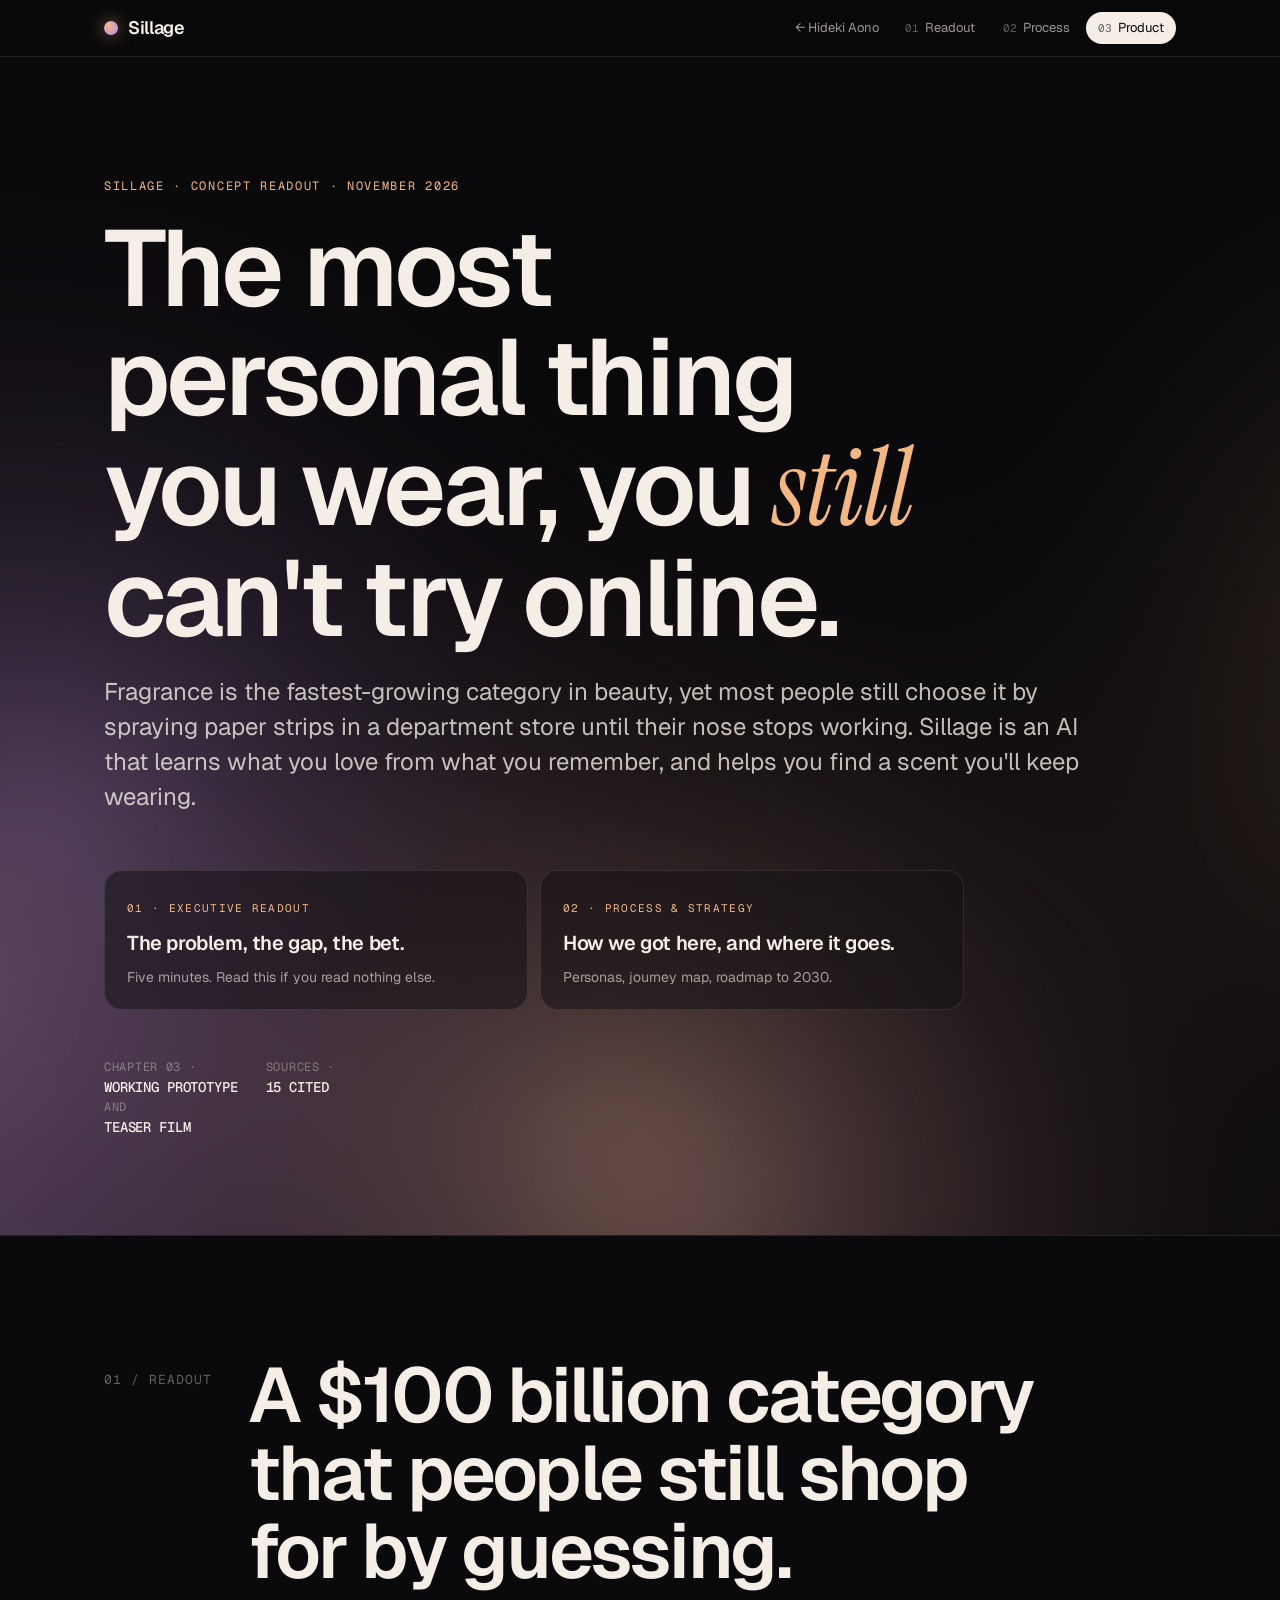
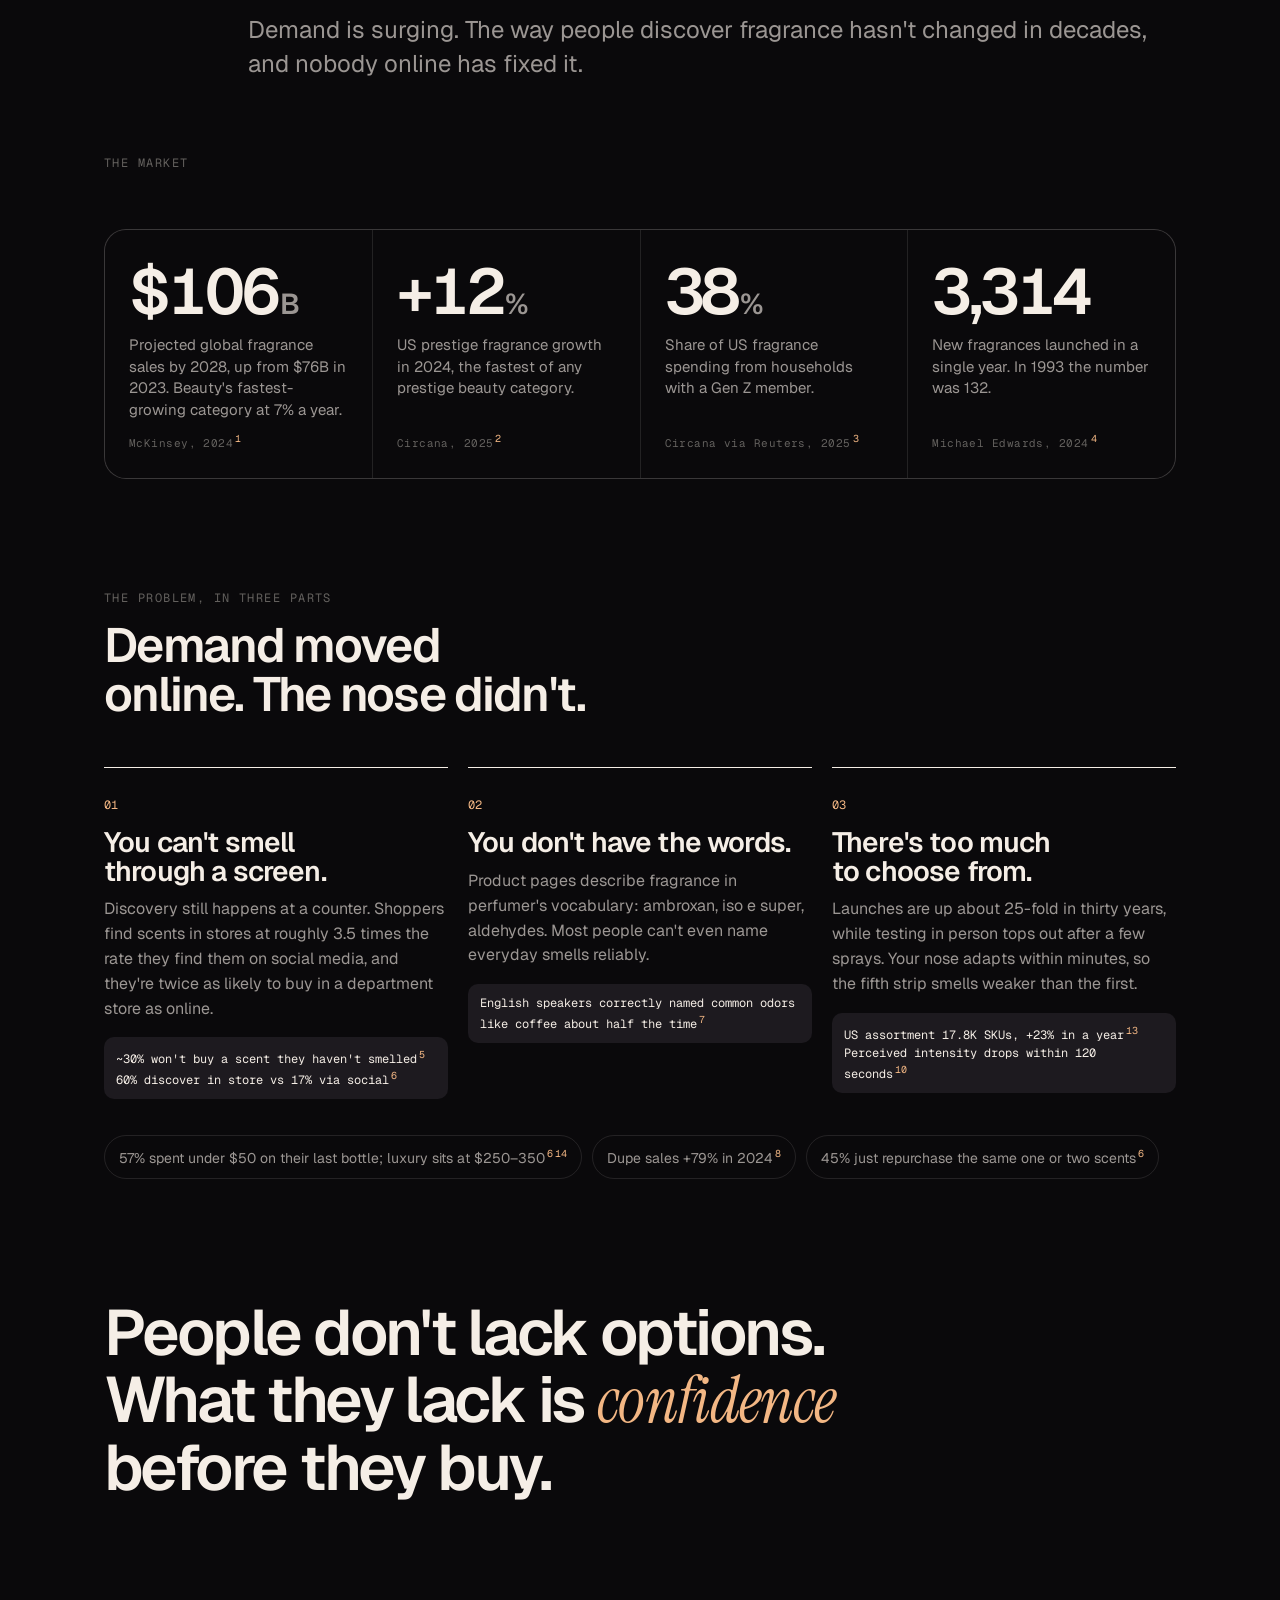
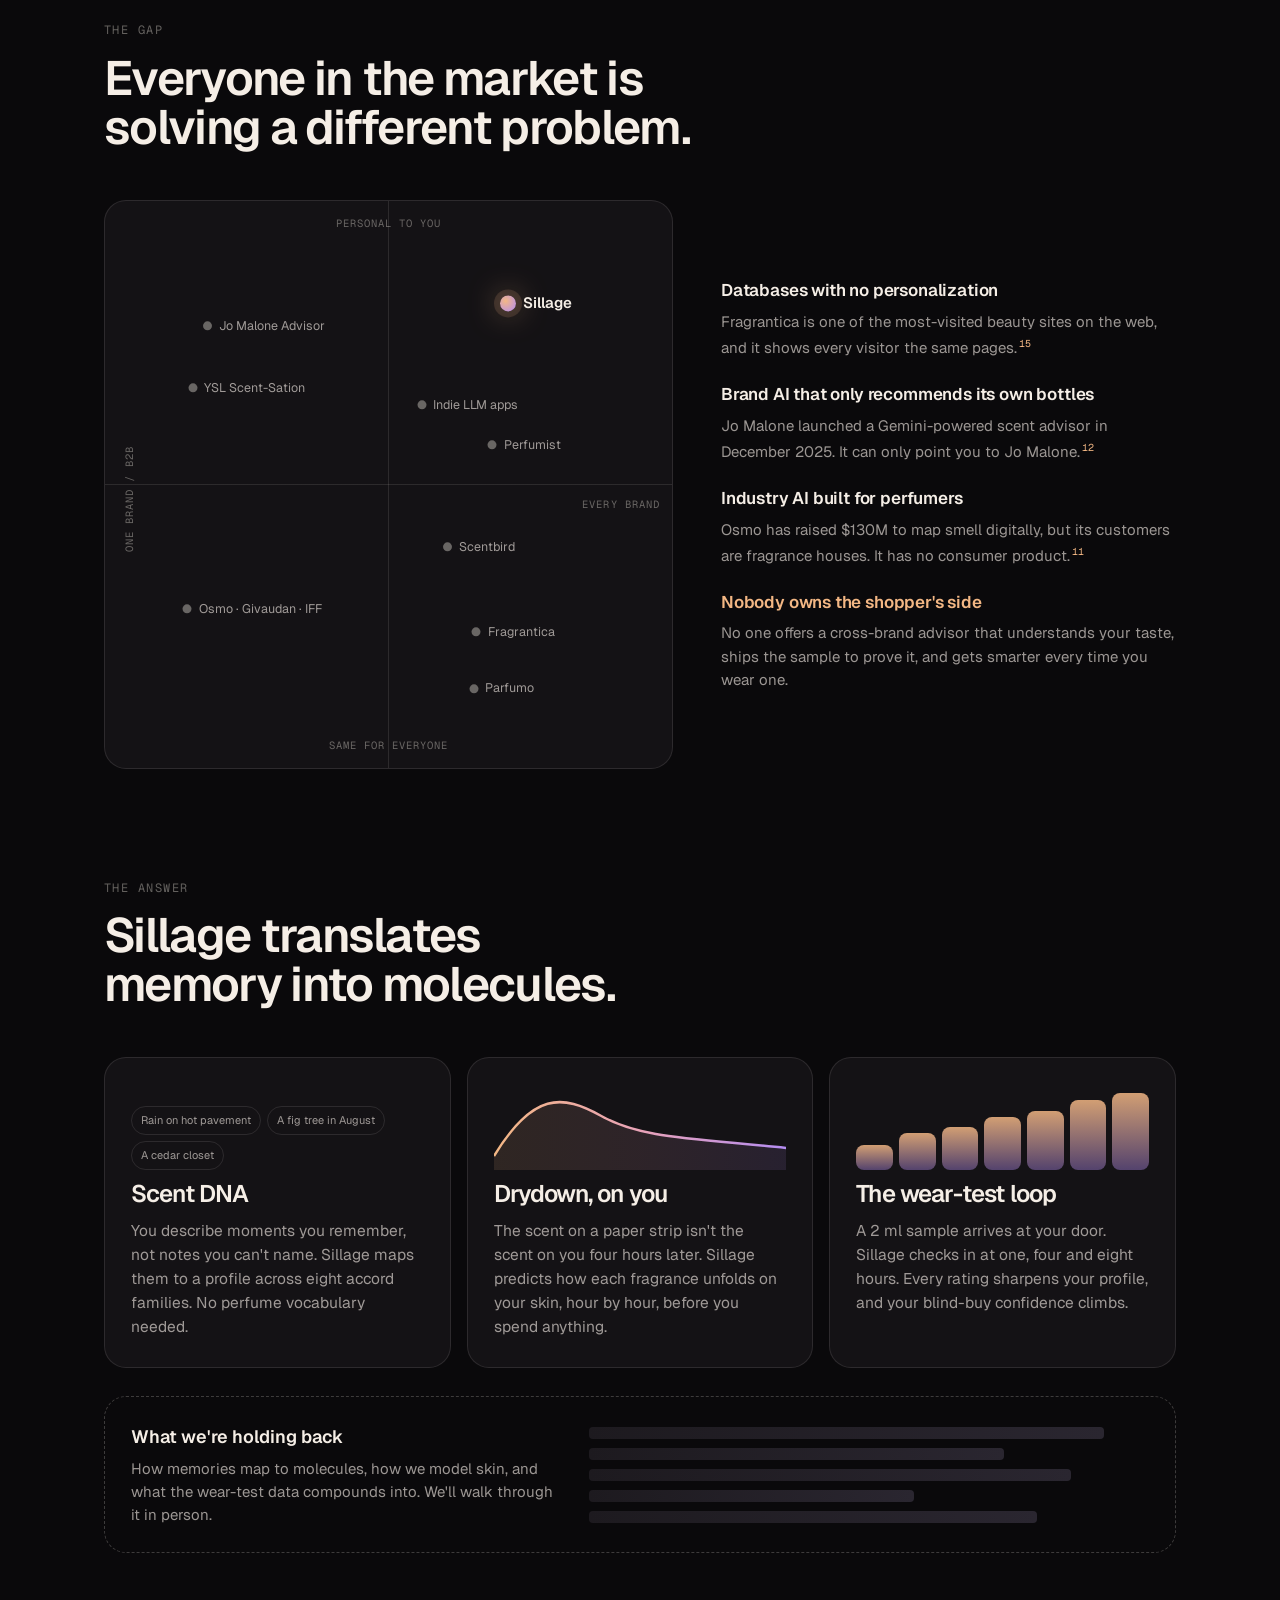
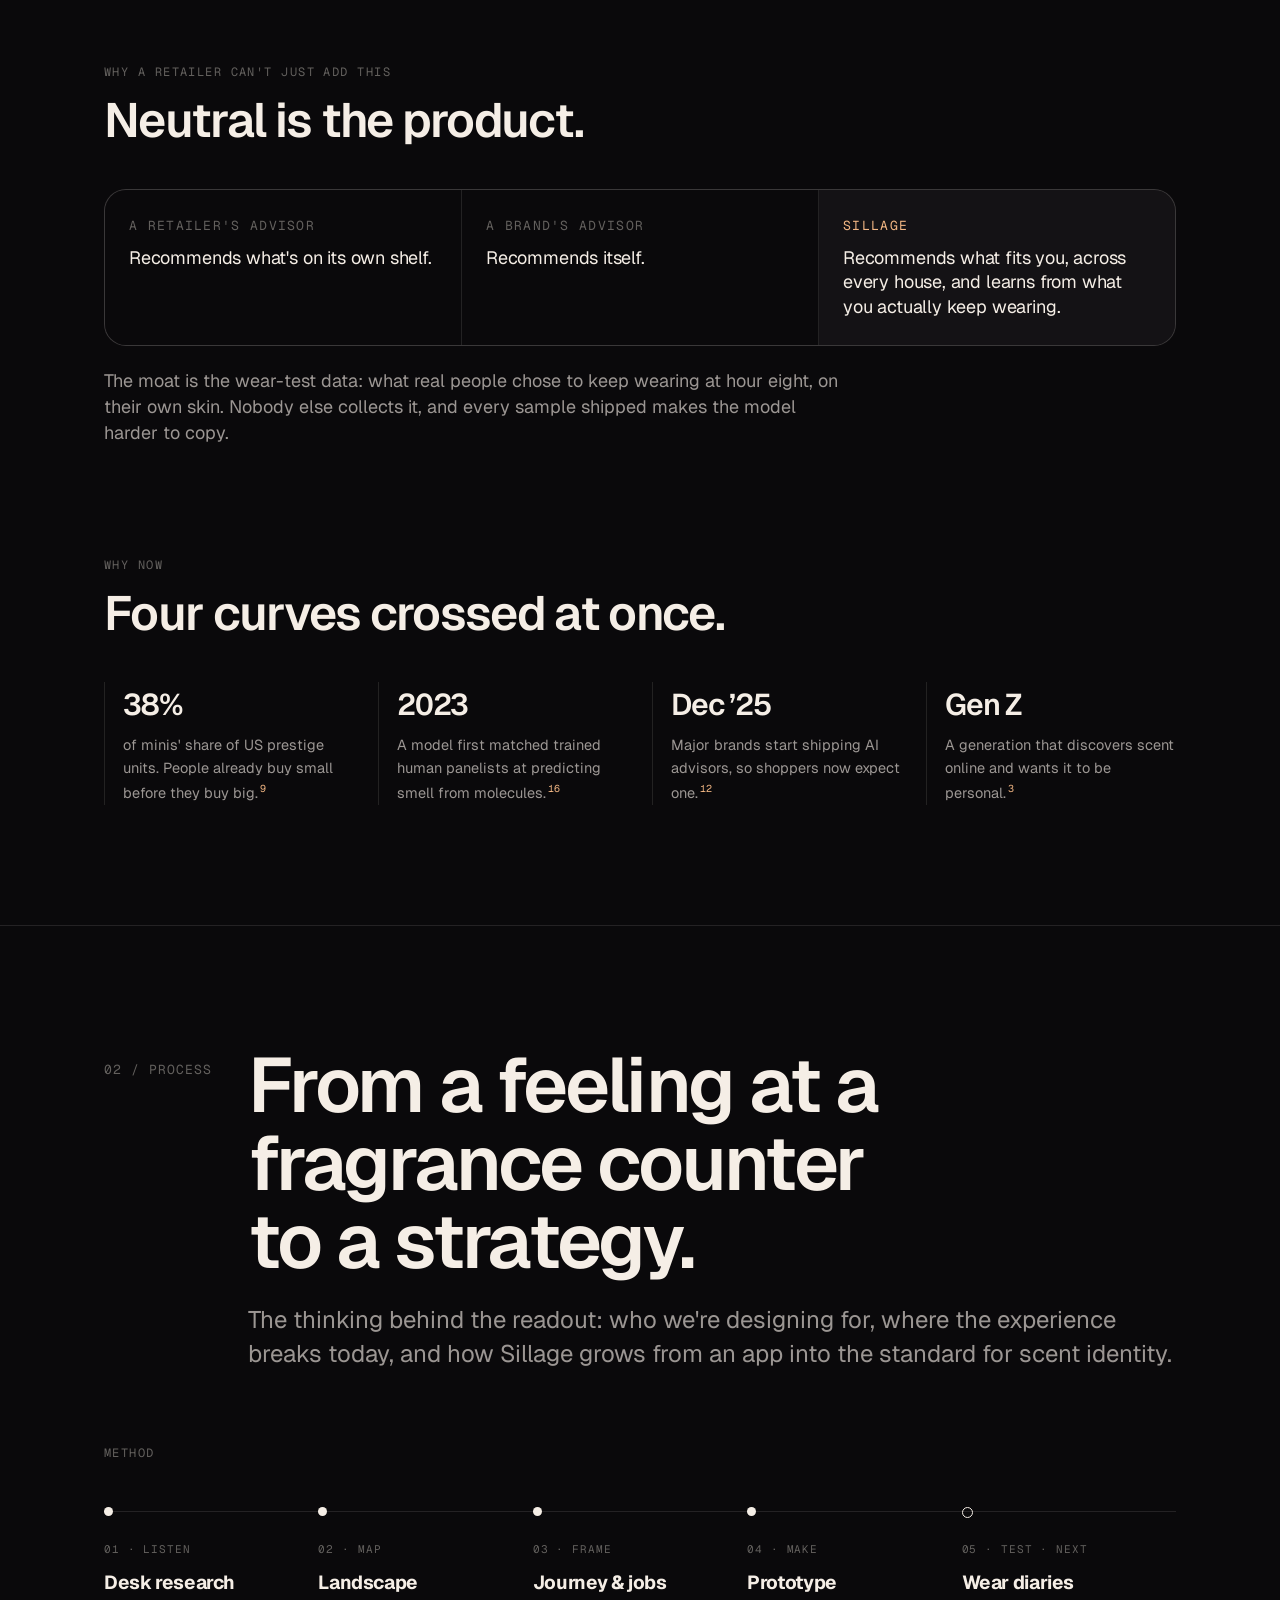
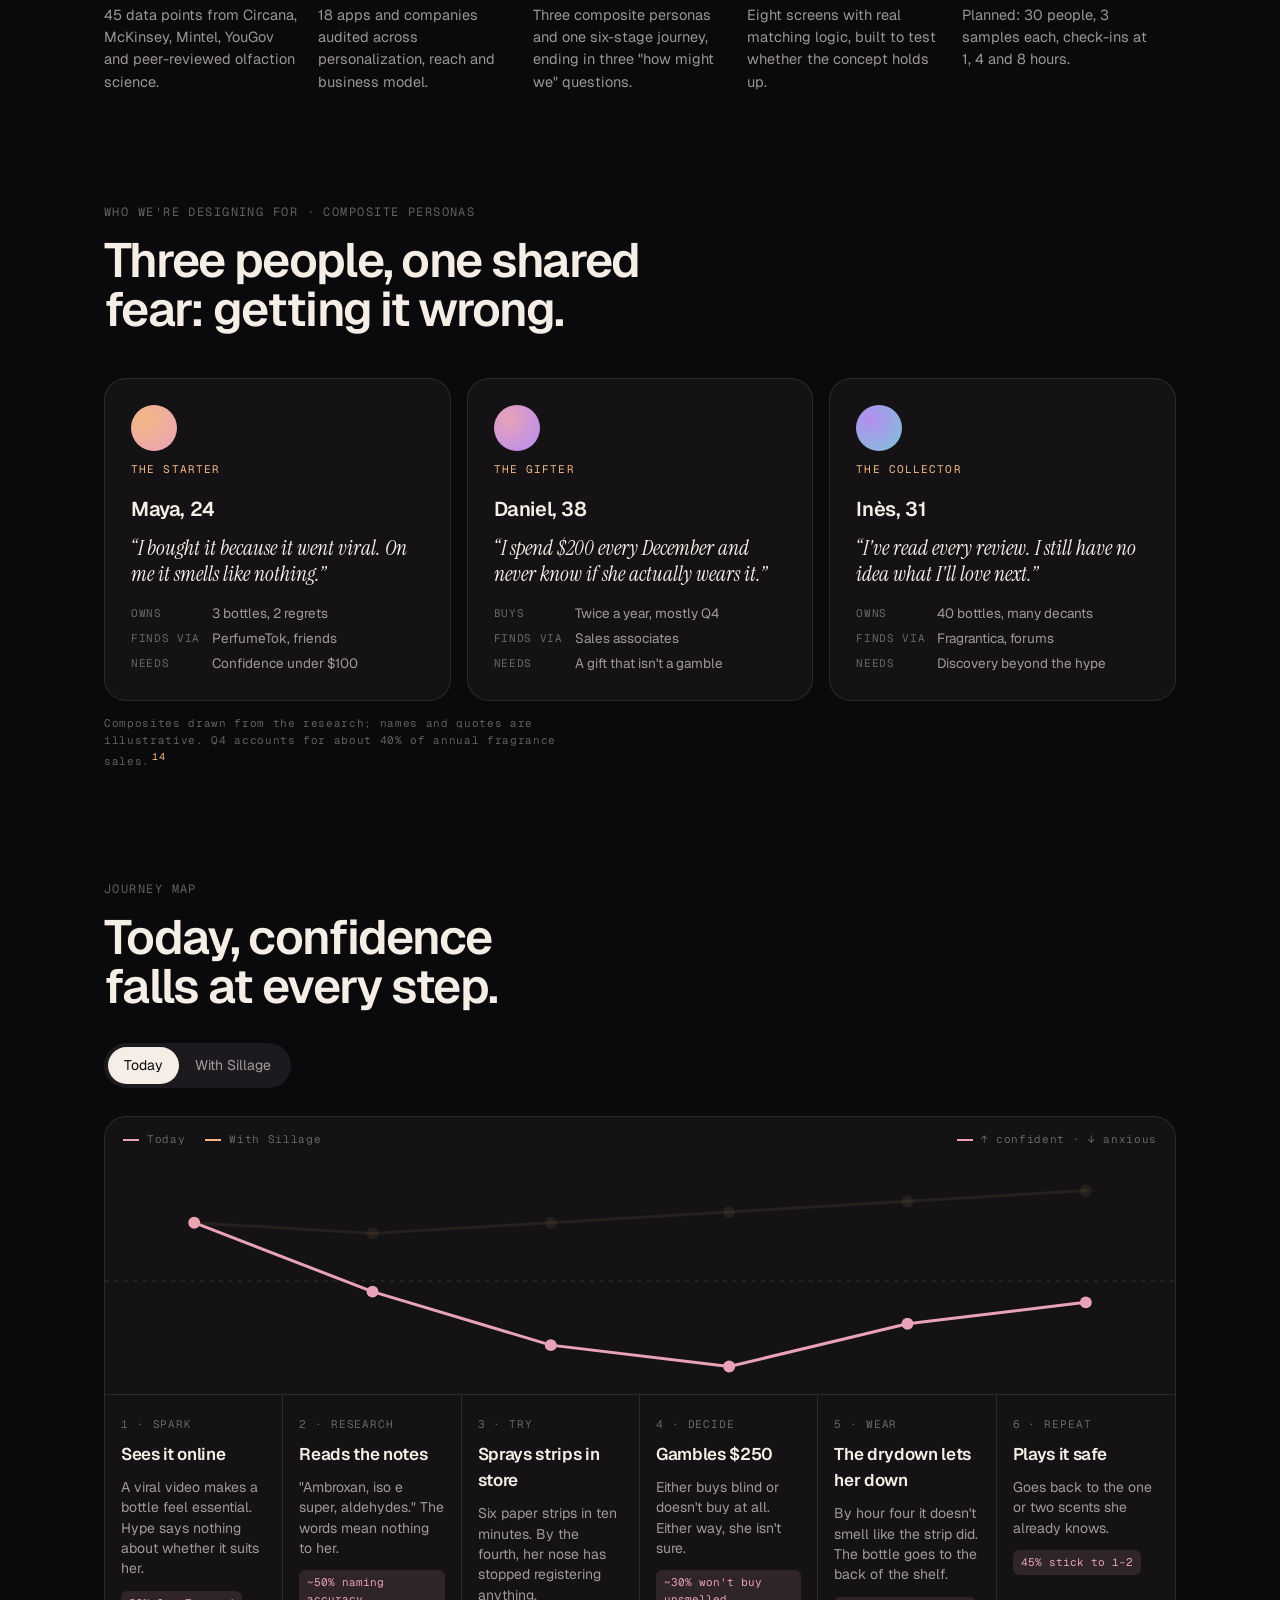
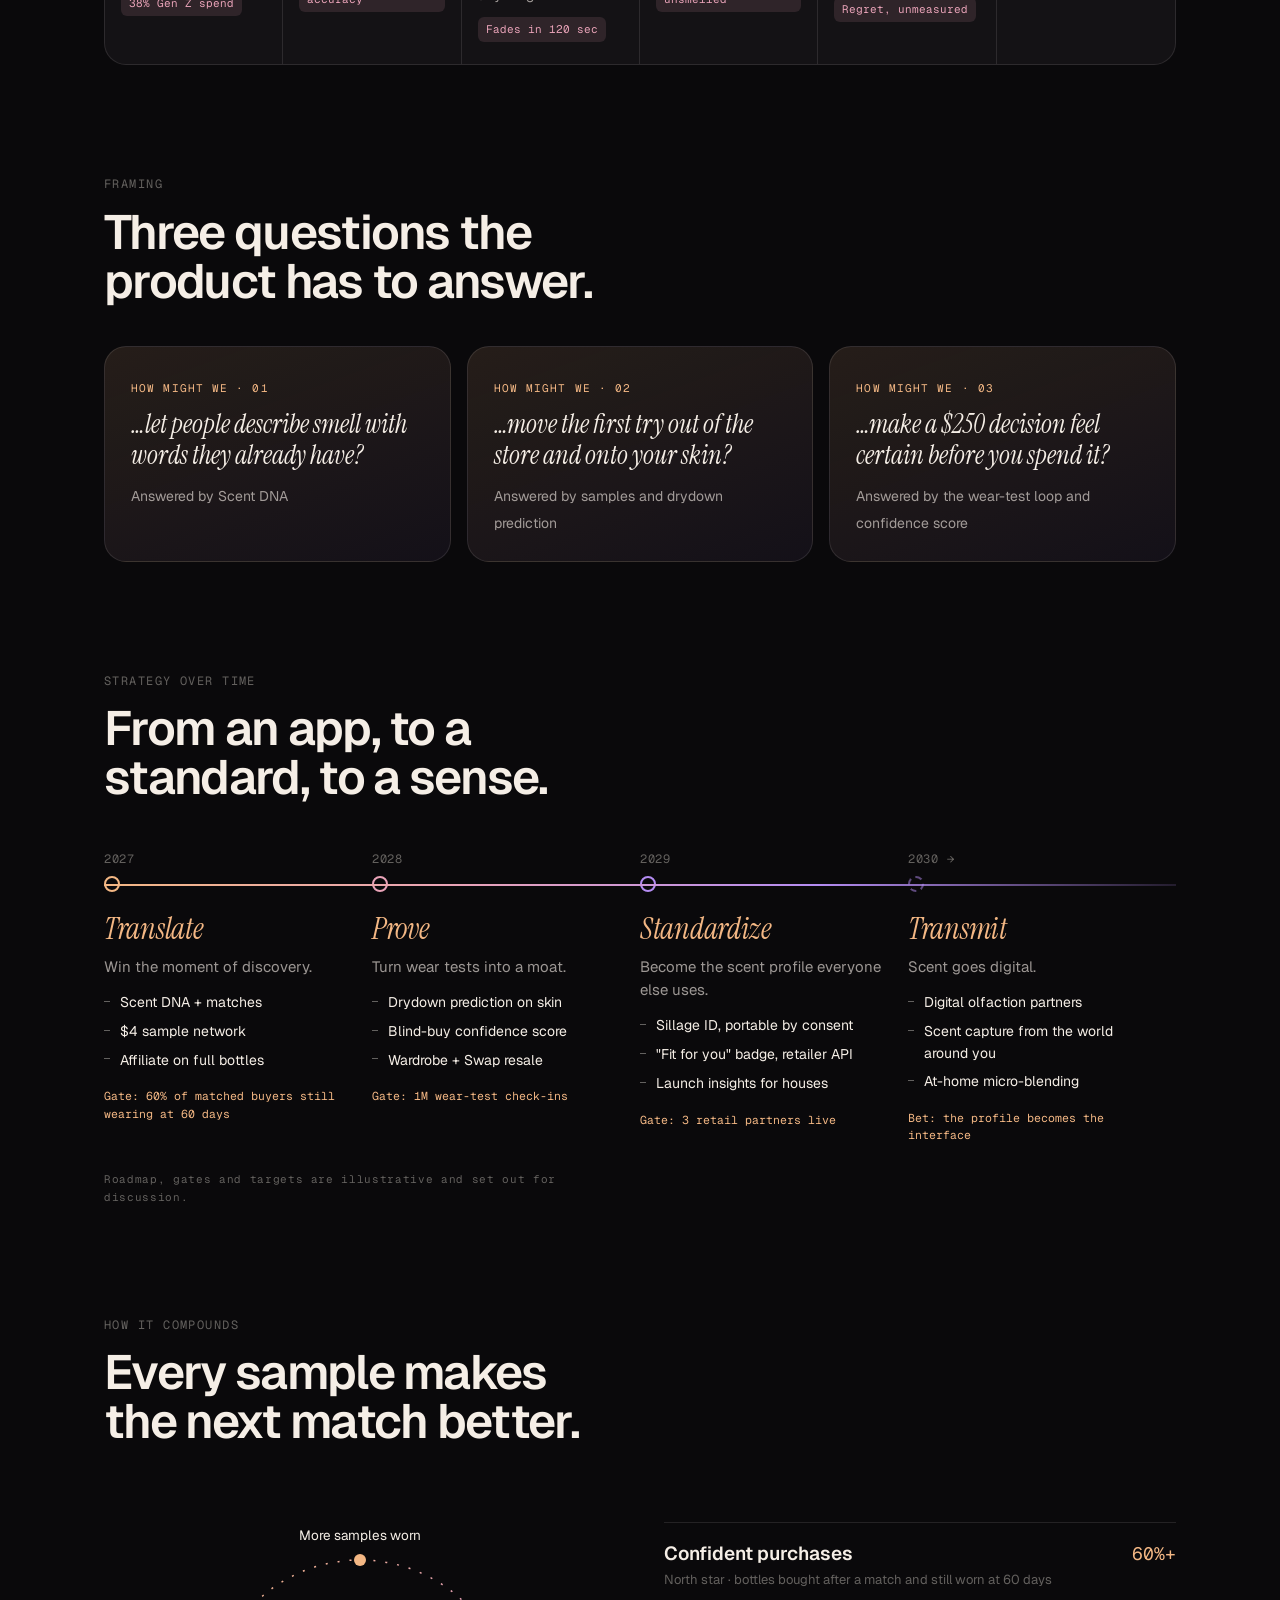
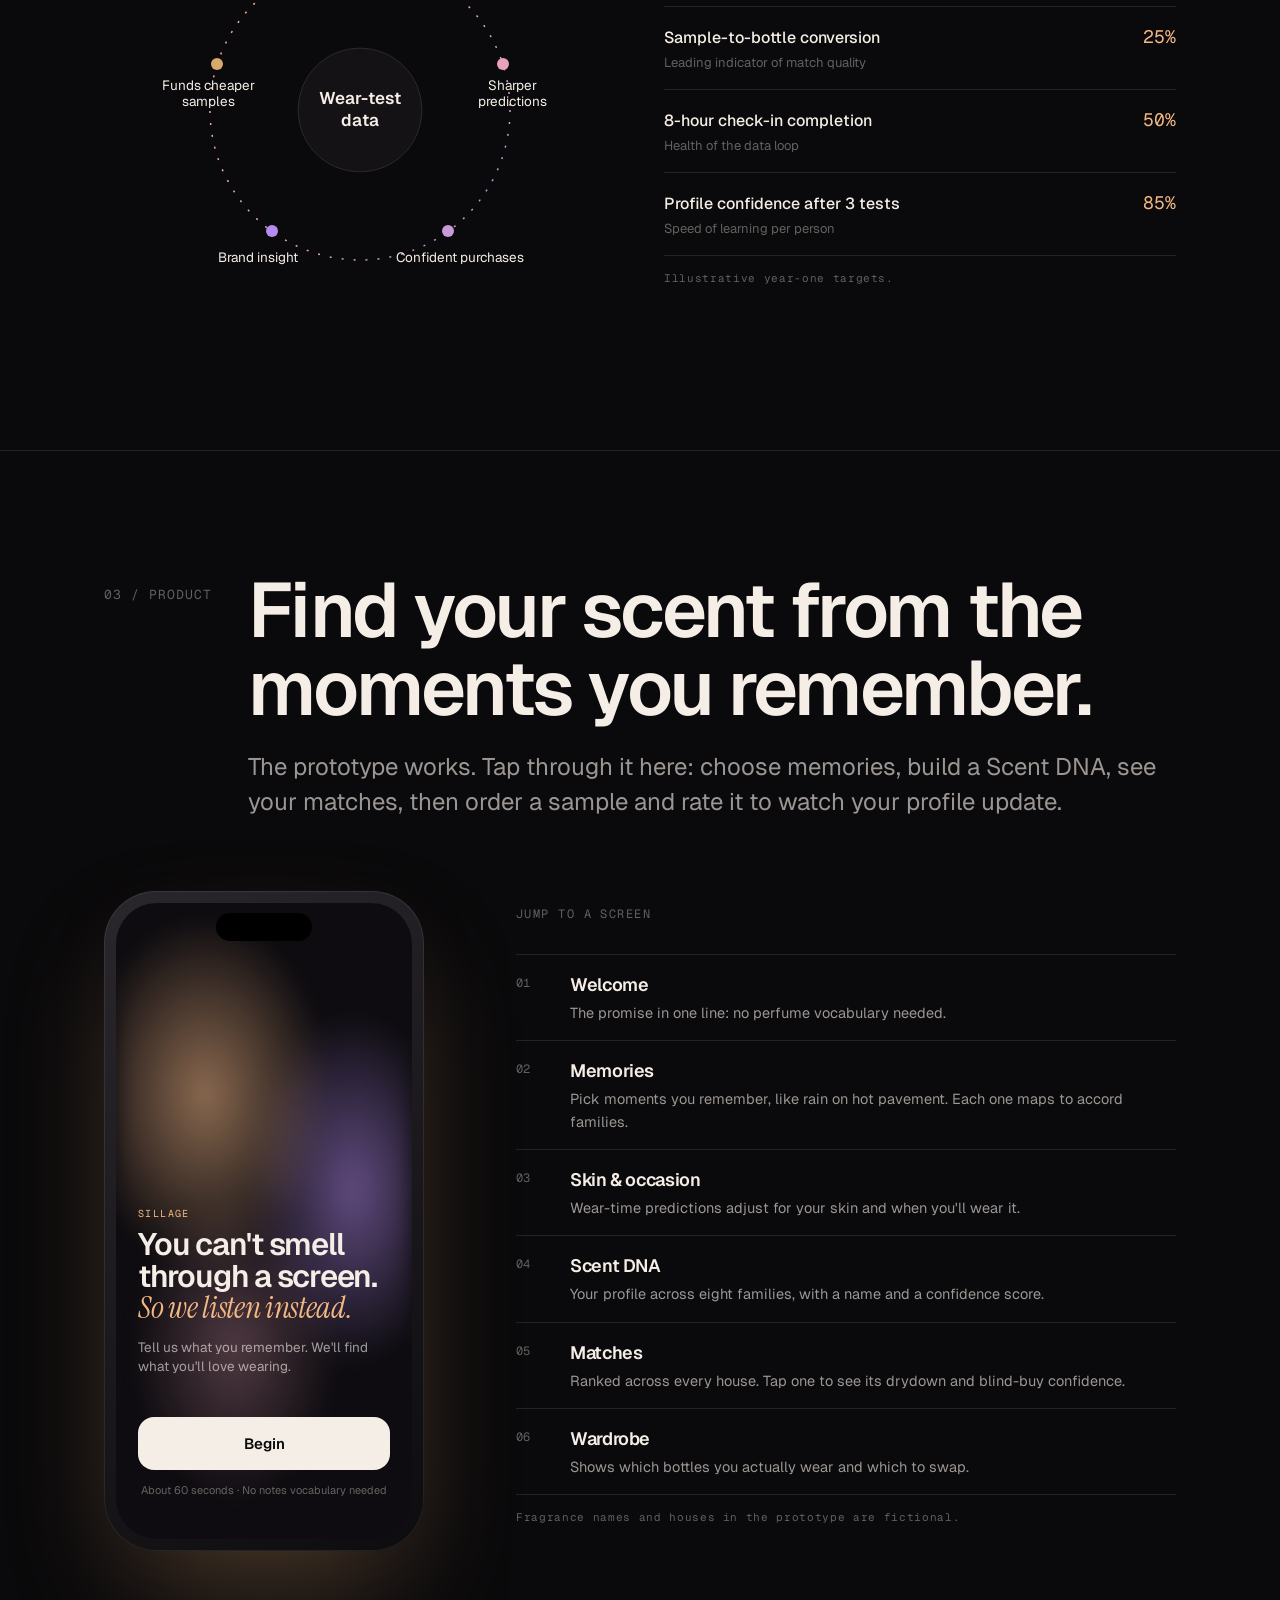
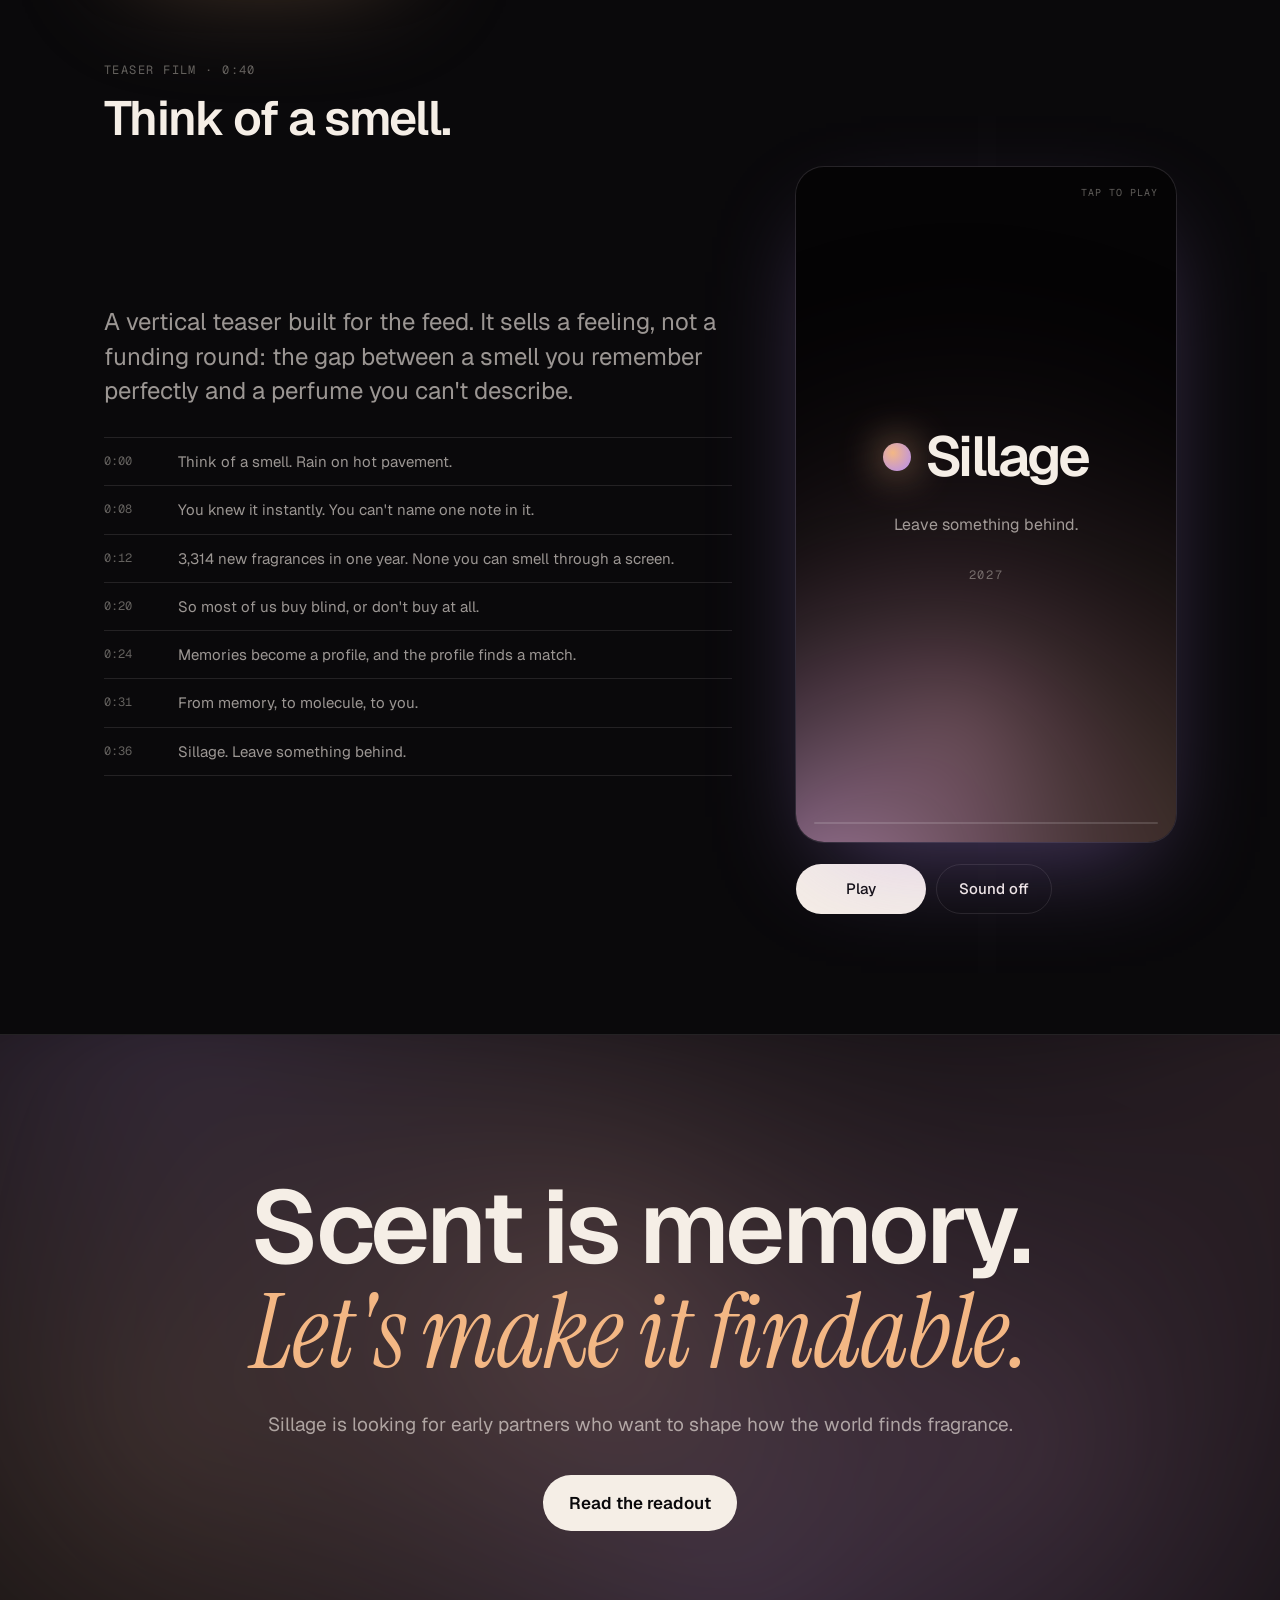
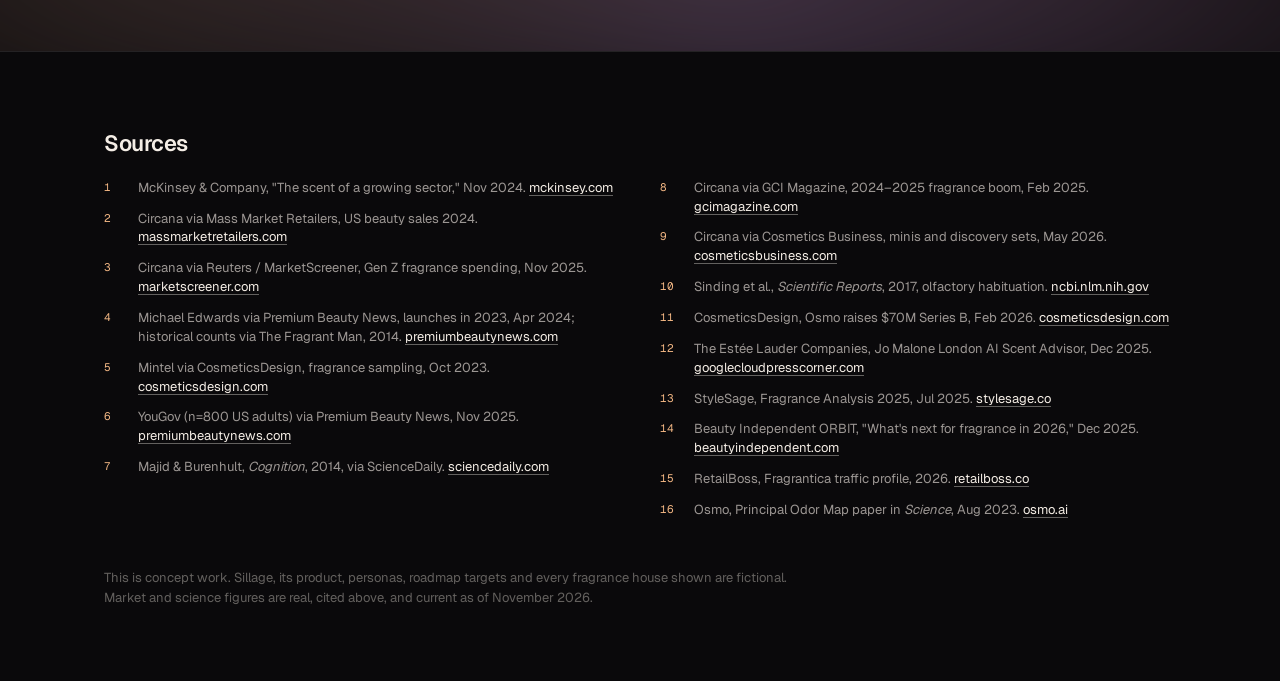
<file: sillage/index.html>
<!DOCTYPE html>
<html lang="en">
<head>
<meta charset="utf-8">
<meta name="viewport" content="width=device-width, initial-scale=1">
<title>Sillage · AI Fragrance Concept · Hideki Aono</title>
<meta name="description" content="Sillage: an AI fragrance discovery concept. Research readout, journey map, strategy, working prototype and teaser film by Hideki Aono.">
<link rel="preconnect" href="https://fonts.googleapis.com">
<link rel="preconnect" href="https://fonts.gstatic.com" crossorigin>
<link href="https://fonts.googleapis.com/css2?family=Geist:wght@300;400;500;600;700&family=Geist+Mono:wght@400;500&family=Instrument+Serif:ital@0;1&display=swap" rel="stylesheet">
<style>
:root{
  /* Sillage: one committed night-world. Black stage, warm skin-amber light, violet haze. Apple demo-day pacing: one idea per screen. */
  --ink:#0A090B; --ink2:#141215; --ink3:#1D1A1F;
  --paper:#F5EEE6; --dim:rgba(245,238,230,.62); --faint:rgba(245,238,230,.38); --line:rgba(245,238,230,.11);
  --amber:#F3B784; --violet:#B48CF2; --rose:#E9A3B8;
  --good:#9CD3A4; --warn:#E8B464;
  --display:"Geist",ui-sans-serif,system-ui,-apple-system,"Segoe UI",sans-serif;
  --serif:"Instrument Serif","Iowan Old Style",Georgia,serif;
  --mono:"Geist Mono",ui-monospace,"SF Mono",Menlo,monospace;
  --body:"Geist",ui-sans-serif,system-ui,-apple-system,"Segoe UI",sans-serif;
  /* layout: centered 1120 column, full-bleed chapters, sticky chapter rail */
  color-scheme:dark;
}
*{box-sizing:border-box}
html{scroll-behavior:smooth;scroll-padding-top:64px}
@media (prefers-reduced-motion:reduce){html{scroll-behavior:auto}*{animation-duration:.01ms!important;transition-duration:.01ms!important}}
body{margin:0;background:var(--ink);color:var(--paper);font-family:var(--body);font-size:17px;line-height:1.55;-webkit-font-smoothing:antialiased}
a{color:inherit}
:focus-visible{outline:2px solid var(--amber);outline-offset:3px;border-radius:6px}
.wrap{max-width:1120px;margin:0 auto;padding:0 24px}
h1,h2,h3,h4{font-family:var(--display);font-weight:600;letter-spacing:-.035em;line-height:1.02;margin:0;text-wrap:balance}
em,.it{font-family:var(--serif);font-style:italic;font-weight:400;letter-spacing:-.01em}
.mono{font-family:var(--mono);font-variant-numeric:tabular-nums}
.eyebrow{font-family:var(--mono);font-size:12px;letter-spacing:.14em;text-transform:uppercase;color:var(--amber);margin:0 0 18px}
.lede{font-size:clamp(19px,2.1vw,24px);color:var(--dim);max-width:62ch;line-height:1.45;margin:22px 0 0}
p{max-width:65ch}
sup a{font-family:var(--mono);font-size:10px;color:var(--amber);text-decoration:none;margin-left:2px}
sup a:hover{text-decoration:underline}

/* top bar */
.top{position:sticky;top:0;z-index:50;background:rgba(10,9,11,.72);backdrop-filter:blur(18px) saturate(1.4);-webkit-backdrop-filter:blur(18px) saturate(1.4);border-bottom:1px solid var(--line)}
.top .wrap{display:flex;align-items:center;justify-content:space-between;height:56px;gap:16px}
.mark{font-weight:600;letter-spacing:-.02em;font-size:18px;text-decoration:none;display:flex;align-items:center;gap:10px}
.mark i{width:14px;height:14px;border-radius:50%;background:radial-gradient(circle at 35% 35%,var(--amber),var(--violet));box-shadow:0 0 18px rgba(243,183,132,.6)}
.chap{display:flex;gap:4px;flex-wrap:wrap}
.chap a{font-size:13px;text-decoration:none;color:var(--dim);padding:6px 12px;border-radius:99px;transition:.2s}
.chap a:hover{color:var(--paper)}
.chap a.on{background:var(--paper);color:var(--ink)}
.chap a span{font-family:var(--mono);font-size:11px;opacity:.6;margin-right:6px}
@media (max-width:620px){.chap a span{display:none}.chap a{padding:6px 9px}}

/* hero */
.hero{position:relative;overflow:hidden;padding:120px 0 96px;border-bottom:1px solid var(--line)}
.hero canvas{position:absolute;inset:-10%;width:120%;height:120%;filter:blur(40px);opacity:.9}
.hero .wrap{position:relative}
.hero h1{font-size:clamp(46px,8.4vw,112px);max-width:12ch}
.hero h1 em{color:var(--amber)}
.hero .lede{color:var(--paper);opacity:.78}
.hero .meta{display:flex;gap:28px;flex-wrap:wrap;margin-top:48px;font-family:var(--mono);font-size:12px;color:var(--faint);letter-spacing:.06em;text-transform:uppercase}
.hero .meta span{white-space:nowrap}
.hero .meta b{color:var(--paper);font-weight:500}
.split{display:grid;grid-template-columns:1fr 1fr;gap:12px;margin-top:56px;max-width:860px}
.split a{display:block;text-decoration:none;padding:22px 22px 20px;border:1px solid var(--line);border-radius:18px;background:rgba(20,18,21,.55);backdrop-filter:blur(10px);transition:.25s}
.split a:hover{border-color:rgba(243,183,132,.5);transform:translateY(-2px)}
.split small{font-family:var(--mono);font-size:11px;letter-spacing:.12em;color:var(--amber);text-transform:uppercase}
.split b{display:block;font-size:20px;letter-spacing:-.02em;margin:8px 0 4px;font-weight:600}
.split span{color:var(--dim);font-size:14px}
@media (max-width:720px){.split{grid-template-columns:1fr}}

/* chapters */
.chapter{padding:120px 0;border-bottom:1px solid var(--line)}
.chhead{display:grid;grid-template-columns:120px 1fr;gap:24px;align-items:start;margin-bottom:72px}
.chnum{font-family:var(--mono);font-size:13px;color:var(--faint);padding-top:14px;letter-spacing:.08em}
.chhead h2{font-size:clamp(40px,6vw,80px)}
@media (max-width:720px){.chhead{grid-template-columns:1fr;gap:8px}}
.block{margin-top:110px}
.block>h3{font-size:clamp(30px,4vw,48px);max-width:20ch}
.kicker{font-family:var(--mono);font-size:12px;letter-spacing:.12em;text-transform:uppercase;color:var(--faint);margin:0 0 14px}

/* stat wall */
.stats{display:grid;grid-template-columns:repeat(4,1fr);gap:1px;background:var(--line);border:1px solid var(--line);border-radius:22px;overflow:hidden;margin-top:56px}
.stat{background:var(--ink);padding:30px 24px 26px;display:flex;flex-direction:column;gap:10px;min-height:220px}
.stat .n{font-size:clamp(42px,5vw,64px);font-weight:600;letter-spacing:-.05em;line-height:1;font-variant-numeric:tabular-nums}
.stat .n small{font-size:.45em;letter-spacing:-.02em;color:var(--dim);margin-left:2px}
.stat p{margin:0;color:var(--dim);font-size:15px;line-height:1.45}
.stat .src{margin-top:auto;font-family:var(--mono);font-size:11px;color:var(--faint);letter-spacing:.04em}
@media (max-width:900px){.stats{grid-template-columns:1fr 1fr}}
@media (max-width:480px){.stats{grid-template-columns:1fr}}

/* three problems */
.probs{display:grid;grid-template-columns:repeat(3,1fr);gap:20px;margin-top:48px}
.prob{border-top:1px solid var(--paper);padding-top:22px}
.prob .i{font-family:var(--mono);font-size:12px;color:var(--amber)}
.prob h4{font-size:28px;margin:12px 0 12px;letter-spacing:-.03em}
.prob p{color:var(--dim);margin:0;font-size:16px}
.prob .proof{margin-top:16px;font-family:var(--mono);font-size:12px;color:var(--paper);background:var(--ink3);border-radius:10px;padding:10px 12px;line-height:1.5}
@media (max-width:860px){.probs{grid-template-columns:1fr}}
.also{margin-top:36px;display:flex;flex-wrap:wrap;gap:10px}
.also span{font-size:14px;color:var(--dim);border:1px solid var(--line);border-radius:99px;padding:8px 14px}

/* quote moment */
.moment{padding:120px 0;text-align:left}
.moment p{font-size:clamp(32px,5vw,64px);font-family:var(--display);font-weight:600;letter-spacing:-.04em;line-height:1.05;max-width:18ch;margin:0}
.moment p em{color:var(--amber)}

/* landscape */
.land{display:grid;grid-template-columns:1.25fr 1fr;gap:48px;margin-top:48px;align-items:center}
@media (max-width:900px){.land{grid-template-columns:1fr}}
.quad{position:relative;aspect-ratio:1/1;border:1px solid var(--line);border-radius:22px;background:
  linear-gradient(var(--line),var(--line)) 50% 0/1px 100% no-repeat,
  linear-gradient(90deg,var(--line),var(--line)) 0 50%/100% 1px no-repeat,var(--ink2)}
.quad .ax{position:absolute;font-family:var(--mono);font-size:10.5px;letter-spacing:.1em;text-transform:uppercase;color:var(--faint)}
.quad .dot{position:absolute;transform:translate(-50%,-50%);display:flex;align-items:center;gap:7px;font-size:12.5px;color:var(--dim);white-space:nowrap}
.quad .dot::before{content:"";width:9px;height:9px;border-radius:50%;background:var(--faint);flex:none}
.quad .dot.us{color:var(--paper);font-weight:600;font-size:15px}
.quad .dot.us::before{width:16px;height:16px;background:radial-gradient(circle at 35% 35%,var(--amber),var(--violet));box-shadow:0 0 0 6px rgba(243,183,132,.14),0 0 30px rgba(243,183,132,.7)}
.buckets{display:flex;flex-direction:column;gap:22px}
.bucket h5{margin:0 0 6px;font-size:17px;font-weight:600;letter-spacing:-.01em}
.bucket p{margin:0;color:var(--dim);font-size:15px}

/* answer pillars */
.pillars{display:grid;grid-template-columns:repeat(3,1fr);gap:16px;margin-top:48px}
.pillar{background:var(--ink2);border:1px solid var(--line);border-radius:22px;padding:28px 26px;display:flex;flex-direction:column;gap:12px;min-height:280px;position:relative;overflow:hidden}
.pillar .vis{height:84px;display:flex;align-items:flex-end;gap:6px}
.pillar h4{font-size:24px}
.pillar p{color:var(--dim);margin:0;font-size:15.5px}
@media (max-width:860px){.pillars{grid-template-columns:1fr}}
.vis.chips span{font-size:11px;border:1px solid var(--line);border-radius:99px;padding:5px 9px;color:var(--dim)}
.vis.chips{flex-wrap:wrap;align-content:flex-end}
.vis.curve svg{width:100%;height:84px}
.vis.loop span{flex:1;border-radius:8px;background:linear-gradient(180deg,rgba(243,183,132,.85),rgba(180,140,242,.4))}

/* held back */
.held{margin-top:28px;border:1px dashed rgba(245,238,230,.22);border-radius:22px;padding:26px;display:grid;grid-template-columns:1fr 1.3fr;gap:28px;align-items:center}
.held h5{margin:0 0 6px;font-size:18px;font-weight:600}
.held p{margin:0;color:var(--dim);font-size:15px}
.redact{display:flex;flex-direction:column;gap:9px}
.redact i{display:block;height:12px;border-radius:4px;background:linear-gradient(90deg,var(--ink3),#2a2630,var(--ink3));background-size:200% 100%;animation:sh 3s linear infinite}
@keyframes sh{to{background-position:-200% 0}}
@media (max-width:720px){.held{grid-template-columns:1fr}}

/* why sillage vs retailer */
.versus{display:grid;grid-template-columns:repeat(3,1fr);gap:1px;background:var(--line);border:1px solid var(--line);border-radius:22px;overflow:hidden;margin-top:44px}
.versus>div{background:var(--ink);padding:26px 24px}
.versus .us{background:var(--ink2)}
.versus h5{margin:0 0 10px;font-size:13px;font-family:var(--mono);letter-spacing:.1em;text-transform:uppercase;color:var(--faint);font-weight:400}
.versus .us h5{color:var(--amber)}
.versus p{margin:0;font-size:18px;letter-spacing:-.01em;line-height:1.35}
@media (max-width:760px){.versus{grid-template-columns:1fr}}

/* why now */
.now{display:grid;grid-template-columns:repeat(4,1fr);gap:24px;margin-top:44px}
.now div{border-left:1px solid var(--line);padding-left:18px}
.now b{display:block;font-size:30px;letter-spacing:-.04em;font-weight:600;font-variant-numeric:tabular-nums}
.now p{margin:6px 0 0;color:var(--dim);font-size:14.5px}
@media (max-width:860px){.now{grid-template-columns:1fr 1fr}}

/* process: method */
.method{display:grid;grid-template-columns:repeat(5,1fr);gap:0;margin-top:48px;border-top:1px solid var(--line)}
.method div{padding:22px 18px 0 0;position:relative}
.method div::before{content:"";position:absolute;top:-5px;left:0;width:9px;height:9px;border-radius:50%;background:var(--paper)}
.method div.next::before{background:transparent;border:1px solid var(--paper)}
.method b{display:block;font-size:19px;letter-spacing:-.02em;margin:8px 0 6px}
.method p{color:var(--dim);font-size:14.5px;margin:0}
.method .mono{font-size:11px;color:var(--faint);letter-spacing:.08em}
@media (max-width:860px){.method{grid-template-columns:1fr 1fr;row-gap:28px}}

/* personas */
.people{display:grid;grid-template-columns:repeat(3,1fr);gap:16px;margin-top:44px}
.person{background:var(--ink2);border:1px solid var(--line);border-radius:22px;padding:26px;display:flex;flex-direction:column;gap:10px}
.person .av{width:46px;height:46px;border-radius:50%}
.person h5{margin:6px 0 0;font-size:20px;font-weight:600;letter-spacing:-.02em}
.person .role{font-family:var(--mono);font-size:11px;letter-spacing:.1em;text-transform:uppercase;color:var(--amber)}
.person p{margin:0;color:var(--dim);font-size:15px}
.person q{font-family:var(--serif);font-style:italic;font-size:21px;line-height:1.25;color:var(--paper);quotes:"\201C" "\201D"}
.person dl{margin:6px 0 0;display:grid;grid-template-columns:auto 1fr;gap:4px 12px;font-size:13.5px}
.person dt{color:var(--faint);font-family:var(--mono);font-size:11px;letter-spacing:.06em;padding-top:2px}
.person dd{margin:0;color:var(--dim)}
@media (max-width:900px){.people{grid-template-columns:1fr}}

/* journey */
.jtoggle{display:inline-flex;background:var(--ink3);border-radius:99px;padding:4px;margin-top:32px}
.jtoggle button{font:inherit;font-size:14px;border:0;background:none;color:var(--dim);padding:8px 16px;border-radius:99px;cursor:pointer}
.jtoggle button[aria-pressed="true"]{background:var(--paper);color:var(--ink)}
.journey{margin-top:28px;border:1px solid var(--line);border-radius:22px;background:var(--ink2);overflow:hidden}
.jscroll{overflow-x:auto}
.jinner{min-width:900px}
.jcurve{display:block;width:100%;height:auto;padding:20px 0 0}
.jcurve .cur{stroke:var(--rose);transition:opacity .5s}
.jcurve .sil{stroke:var(--amber);transition:opacity .5s}
.journey[data-state="current"] .sil,.journey[data-state="current"] .silp{opacity:.08}
.journey[data-state="sillage"] .cur,.journey[data-state="sillage"] .curp{opacity:.12}
.jcols{display:grid;grid-template-columns:repeat(6,1fr);border-top:1px solid var(--line)}
.jcol{padding:18px 16px 22px;border-right:1px solid var(--line);font-size:14px}
.jcol:last-child{border-right:0}
.jcol .st{font-family:var(--mono);font-size:11px;letter-spacing:.08em;text-transform:uppercase;color:var(--faint)}
.jcol h6{font-size:17px;margin:6px 0 10px;font-weight:600;letter-spacing:-.02em;font-family:var(--display)}
.jcol p{margin:0;color:var(--dim);line-height:1.45}
.jcol .tag{display:inline-block;justify-self:start;margin-top:12px;font-family:var(--mono);font-size:11px;padding:4px 8px;border-radius:6px;background:rgba(233,163,184,.12);color:var(--rose)}
.jcol .s{display:none}
.journey[data-state="sillage"] .jcol .c{display:none}
.journey[data-state="sillage"] .jcol .s{display:block}
.journey[data-state="sillage"] .jcol .tag{background:rgba(243,183,132,.12);color:var(--amber)}
.jlegend{display:flex;gap:20px;padding:14px 18px 0;font-family:var(--mono);font-size:11px;color:var(--faint);letter-spacing:.06em}
.jlegend span::before{content:"";display:inline-block;width:16px;height:2px;margin-right:8px;vertical-align:middle;background:var(--rose)}
.jlegend span.s2::before{background:var(--amber)}

/* HMW */
.hmw{display:grid;grid-template-columns:repeat(3,1fr);gap:16px;margin-top:40px}
.hmw div{padding:26px;border-radius:22px;background:linear-gradient(160deg,rgba(243,183,132,.12),rgba(180,140,242,.06));border:1px solid var(--line)}
.hmw small{font-family:var(--mono);font-size:11px;letter-spacing:.1em;color:var(--amber);text-transform:uppercase}
.hmw p{font-family:var(--serif);font-style:italic;font-size:26px;line-height:1.18;margin:10px 0 12px;color:var(--paper)}
.hmw span{font-size:14px;color:var(--dim)}
@media (max-width:900px){.hmw{grid-template-columns:1fr}}

/* roadmap */
.road{margin-top:48px;display:grid;grid-template-columns:repeat(4,1fr);gap:0;position:relative}
.road::before{content:"";position:absolute;top:34px;left:0;right:0;height:2px;background:linear-gradient(90deg,var(--amber),var(--rose),var(--violet),rgba(180,140,242,.15))}
.phase{padding:0 22px 0 0}
.phase .yr{font-family:var(--mono);font-size:12px;color:var(--faint);letter-spacing:.06em;height:24px}
.phase .pt{width:16px;height:16px;border-radius:50%;background:var(--ink);border:2px solid var(--amber);margin:2px 0 22px}
.phase:nth-child(2) .pt{border-color:var(--rose)}.phase:nth-child(3) .pt{border-color:var(--violet)}.phase:nth-child(4) .pt{border-color:rgba(180,140,242,.5);border-style:dashed}
.phase h4{font-size:30px;letter-spacing:-.035em}
.phase h4 em{color:var(--amber)}
.phase p{color:var(--dim);font-size:15px;margin:10px 0 14px}
.phase ul{margin:0;padding:0;list-style:none;display:flex;flex-direction:column;gap:7px;font-size:14px}
.phase li{padding-left:16px;position:relative;color:var(--paper)}
.phase li::before{content:"";position:absolute;left:0;top:.62em;width:6px;height:1px;background:var(--faint)}
.phase .gate{margin-top:16px;font-family:var(--mono);font-size:11.5px;color:var(--amber);line-height:1.5}
@media (max-width:960px){.road{grid-template-columns:1fr 1fr;row-gap:44px}.road::before{display:none}}
@media (max-width:520px){.road{grid-template-columns:1fr}}

/* flywheel + metrics */
.fly{display:grid;grid-template-columns:1fr 1fr;gap:48px;margin-top:44px;align-items:center}
.fly svg{width:100%;max-width:440px;height:auto;display:block;margin:0 auto}
.fly svg .ring{animation:spin 60s linear infinite;transform-origin:220px 220px}
@keyframes spin{to{transform:rotate(360deg)}}
.metrics{display:flex;flex-direction:column;gap:0;border-top:1px solid var(--line)}
.metric{display:grid;grid-template-columns:1fr auto;gap:12px;padding:16px 0;border-bottom:1px solid var(--line);align-items:baseline}
.metric b{font-weight:500;font-size:16px}
.metric small{display:block;color:var(--faint);font-size:13px;margin-top:2px}
.metric .mono{font-size:18px;color:var(--amber)}
.metric.ns b{font-size:19px;font-weight:600}
@media (max-width:860px){.fly{grid-template-columns:1fr}}
.illus{font-family:var(--mono);font-size:11px;color:var(--faint);letter-spacing:.06em;margin-top:14px}

/* product: phone */
.prod{display:grid;grid-template-columns:340px 1fr;gap:72px;align-items:center;margin-top:24px}
@media (max-width:900px){.prod{grid-template-columns:1fr;justify-items:center}}
.phone{width:320px;height:660px;border-radius:52px;padding:12px;background:linear-gradient(145deg,#2a272c,#0d0c0e);box-shadow:0 0 0 1px rgba(255,255,255,.08) inset,0 50px 120px -30px rgba(243,183,132,.35),0 30px 60px -20px rgba(0,0,0,.8);position:relative}
.phone::before{content:"";position:absolute;top:22px;left:50%;transform:translateX(-50%);width:96px;height:28px;background:#000;border-radius:20px;z-index:5}
#app-screen{width:100%;height:100%;border-radius:41px;background:#0E0C10;overflow-y:auto;overflow-x:hidden;position:relative;scrollbar-width:none}
#app-screen::-webkit-scrollbar{display:none}
.scr{padding:64px 22px 96px;min-height:100%;position:relative;font-size:14px}
.scr .ey{font-family:var(--mono);font-size:10px;letter-spacing:.14em;text-transform:uppercase;color:var(--amber);margin:0 0 8px}
.scr .step{font-family:var(--mono);font-size:10px;color:var(--faint);letter-spacing:.1em;margin:0 0 10px}
.scr .hd{font-size:25px;letter-spacing:-.035em;line-height:1.05;margin:0 0 8px}
.scr .hd.big{font-size:30px}
.scr .sub{color:var(--dim);font-size:13.5px;margin:0 0 18px;line-height:1.45}
.scr .sub b{color:var(--paper);font-weight:500}
.scr .hint{color:var(--faint);font-size:12px;line-height:1.45;margin:10px 0 0}
.scr .lbl{font-family:var(--mono);font-size:10px;letter-spacing:.12em;text-transform:uppercase;color:var(--faint);margin:20px 0 8px}
.scr .cta{display:block;width:100%;margin-top:22px;font:inherit;font-weight:600;font-size:15px;border:0;border-radius:16px;padding:15px;background:var(--paper);color:var(--ink);cursor:pointer;transition:.2s}
.scr .cta:hover{background:#fff}
.scr .cta:disabled{opacity:.35;cursor:not-allowed}
.scr .fine{text-align:center;font-size:11px;color:var(--faint);margin:12px 0 0}
.scr.welcome{display:flex;flex-direction:column;justify-content:flex-end;padding-bottom:40px;overflow:hidden}
.scr.welcome .mist{position:absolute;inset:0;background:radial-gradient(60% 40% at 30% 30%,rgba(243,183,132,.55),transparent 70%),radial-gradient(50% 40% at 80% 45%,rgba(180,140,242,.5),transparent 70%),radial-gradient(50% 35% at 40% 70%,rgba(233,163,184,.3),transparent 70%);filter:blur(10px);animation:drift 9s ease-in-out infinite alternate}
@keyframes drift{to{transform:translate(-14px,18px) scale(1.08)}}
.scr.welcome>*:not(.mist){position:relative}
.scr .disp{font-size:31px;line-height:1.02;letter-spacing:-.04em;margin:0 0 14px}
.scr .disp em{color:var(--amber)}
.chips{display:flex;flex-wrap:wrap;gap:7px}
.chip{font:inherit;font-size:12.5px;border:1px solid var(--line);background:var(--ink3);color:var(--dim);border-radius:99px;padding:8px 12px;cursor:pointer;transition:.18s}
.chip.on{background:linear-gradient(135deg,rgba(243,183,132,.95),rgba(233,163,184,.9));color:var(--ink);border-color:transparent;font-weight:500}
.seg{display:grid;grid-template-columns:repeat(3,1fr);background:var(--ink3);border-radius:12px;padding:3px}
.seg button{font:inherit;font-size:13px;border:0;background:none;color:var(--dim);padding:9px 0;border-radius:9px;cursor:pointer}
.seg button.on{background:var(--paper);color:var(--ink);font-weight:500}
.scr.center{display:flex;flex-direction:column;align-items:center;justify-content:center;text-align:center}
.orb{width:120px;height:120px;border-radius:50%;margin-bottom:30px;background:conic-gradient(from 0deg,var(--amber),var(--rose),var(--violet),var(--amber));filter:blur(14px);animation:spin 2.4s linear infinite, pulse 1.2s ease-in-out infinite alternate}
@keyframes pulse{to{transform:scale(1.15)}}
.radar{margin:4px -6px 6px}
.rpoly{animation:grow .9s cubic-bezier(.2,.9,.3,1.2) both;transform-origin:center;transform-box:fill-box}
@keyframes grow{from{transform:scale(.2);opacity:0}}
.conf{display:grid;grid-template-columns:1fr auto;gap:8px;background:var(--ink3);border-radius:14px;padding:12px 14px;font-size:12.5px;color:var(--dim)}
.conf b{color:var(--paper);font-weight:500}
.conf i{grid-column:1/-1;height:4px;border-radius:4px;background:linear-gradient(90deg,var(--amber),var(--violet)) 0/var(--w) 100% no-repeat,rgba(255,255,255,.08);display:block}
.list{display:flex;flex-direction:column;gap:6px;margin-top:6px}
.row{display:grid;grid-template-columns:38px 1fr auto;gap:12px;align-items:center;text-align:left;font:inherit;color:var(--paper);background:var(--ink3);border:1px solid transparent;border-radius:14px;padding:10px 12px;cursor:pointer;transition:.18s}
.row:hover{border-color:rgba(243,183,132,.35)}
.row.static{cursor:default}
.sw{width:38px;height:38px;border-radius:11px}
.meta b{display:block;font-size:14px;font-weight:500;letter-spacing:-.01em}
.meta small{color:var(--faint);font-size:11.5px}
.pct{font-size:14px;color:var(--dim)}
.pct.hi{color:var(--amber)}
.pill{font-size:11px;border-radius:99px;padding:4px 9px}
.pill.g{background:rgba(156,211,164,.14);color:var(--good)}
.pill.w{background:rgba(232,180,100,.14);color:var(--warn)}
.back{font:inherit;font-size:12.5px;background:none;border:0;color:var(--dim);padding:0;margin:0 0 16px;cursor:pointer}
.kpis{display:grid;grid-template-columns:repeat(3,1fr);gap:6px;margin:16px 0 4px}
.kpis div{background:var(--ink3);border-radius:12px;padding:11px 10px}
.kpis b{display:block;font-size:19px;font-weight:500;letter-spacing:-.03em}
.kpis small{font-size:10px;color:var(--faint);line-height:1.2;display:block;margin-top:2px}
.kpis div:last-child b{color:var(--amber)}
.dry{display:flex;flex-direction:column;gap:0;border-left:1px solid var(--line);margin-left:4px}
.dry div{padding:2px 0 12px 16px;position:relative;animation:fin .5s calc(var(--d)*.15s) both}
.dry div::before{content:"";position:absolute;left:-4px;top:6px;width:7px;height:7px;border-radius:50%;background:var(--amber)}
.dry div:nth-child(2)::before{background:var(--rose)}.dry div:nth-child(3)::before{background:var(--violet)}
.dry span{font-size:10px;color:var(--faint);display:block}
.dry b{font-weight:400;font-size:13px}
@keyframes fin{from{opacity:0;transform:translateY(6px)}}
@keyframes appear{from{opacity:0;transform:translateY(6px)}to{opacity:1;transform:none}}
.why{font-size:13px;color:var(--dim);background:linear-gradient(135deg,rgba(243,183,132,.1),rgba(180,140,242,.08));border-radius:14px;padding:12px 14px;margin:12px 0 0}
.why b{color:var(--paper);font-weight:500}
.tested{margin-top:18px;text-align:center;font-size:13px;color:var(--good);background:rgba(156,211,164,.1);border-radius:14px;padding:13px}
.rate{display:grid;grid-template-columns:1fr 1fr;gap:8px;margin-top:20px}
.rate button{font:inherit;font-size:14px;padding:22px 8px;border-radius:16px;border:1px solid var(--line);background:var(--ink3);color:var(--paper);cursor:pointer;transition:.18s}
.rate button:hover{background:linear-gradient(135deg,rgba(243,183,132,.9),rgba(233,163,184,.85));color:var(--ink)}
.tabbar{position:sticky;bottom:0;display:grid;grid-template-columns:repeat(3,1fr);background:rgba(14,12,16,.86);backdrop-filter:blur(14px);border-top:1px solid var(--line);padding:10px 8px 22px;margin-top:-80px}
.tabbar button{font:inherit;font-size:11.5px;background:none;border:0;color:var(--faint);cursor:pointer;padding:6px}
.tabbar button.on{color:var(--paper)}
.tabbar button.on::before{content:"";display:block;width:5px;height:5px;border-radius:50%;background:var(--amber);margin:0 auto 4px}
.walk{display:flex;flex-direction:column;gap:0;border-top:1px solid var(--line);margin-top:30px}
.walk button{all:unset;cursor:pointer;display:grid;grid-template-columns:44px 1fr;gap:10px;padding:16px 0;border-bottom:1px solid var(--line);transition:.2s}
.walk button:hover h5{color:var(--amber)}
.walk button:focus-visible{outline:2px solid var(--amber)}
.walk .mono{font-size:12px;color:var(--faint);padding-top:3px}
.walk h5{margin:0;font-size:18px;font-weight:600;letter-spacing:-.02em;transition:.2s}
.walk p{margin:3px 0 0;color:var(--dim);font-size:14.5px}

/* reel */
.reelwrap{display:grid;grid-template-columns:1fr 380px;gap:64px;align-items:center;margin-top:24px}
@media (max-width:900px){.reelwrap{grid-template-columns:1fr;justify-items:center}}
.reel{width:100%;max-width:380px;position:relative}
.rstage{position:relative;aspect-ratio:9/16;border-radius:28px;overflow:hidden;background:#050405;cursor:pointer;box-shadow:0 40px 100px -30px rgba(180,140,242,.4),0 0 0 1px var(--line)}
.rstage canvas{position:absolute;inset:-15%;width:130%;height:130%;filter:blur(30px)}
.sc{position:absolute;inset:0;display:flex;flex-direction:column;justify-content:center;padding:0 30px;opacity:0;transition:opacity .9s ease,filter .9s ease;filter:blur(8px);pointer-events:none}
.sc.on{opacity:1;filter:blur(0)}
.sc .w{display:block;opacity:0;transform:translateY(14px);transition:opacity .9s ease,transform .9s cubic-bezier(.2,.8,.2,1);transition-delay:calc(var(--i,0)*.55s)}
.sc.on .w{opacity:1;transform:none}
.sc h3{font-size:38px;letter-spacing:-.045em;line-height:1.02}
.sc h3 em{color:var(--amber)}
.sc .sm{font-size:16px;color:var(--dim);margin-top:14px;line-height:1.4}
.sc .big{font-size:84px;font-weight:600;letter-spacing:-.06em;line-height:.95;font-variant-numeric:tabular-nums}
.sc .ser{font-family:var(--serif);font-style:italic;font-size:46px;line-height:1.02;letter-spacing:-.02em}
.sc.center{align-items:center;text-align:center}
.sc .wm{font-size:56px;font-weight:600;letter-spacing:-.05em;display:flex;align-items:center;gap:14px}
.sc .wm i{width:28px;height:28px;border-radius:50%;background:radial-gradient(circle at 35% 35%,var(--amber),var(--violet));box-shadow:0 0 40px rgba(243,183,132,.8)}
.sc .src{position:absolute;bottom:52px;left:30px;font-family:var(--mono);font-size:10px;color:var(--faint);letter-spacing:.06em}
.mini{width:78%;margin:0 auto;border-radius:26px;background:rgba(14,12,16,.9);border:1px solid var(--line);padding:22px 16px;display:flex;flex-direction:column;gap:12px}
.mini .chips{justify-content:center}
.mini .chip{font-size:11px;padding:6px 10px}
.mini .chip.on{animation:pop .5s calc(var(--i)*.35s + .4s) both}
@keyframes pop{from{background:var(--ink3);color:var(--dim)}}
.mini .mr{display:flex;justify-content:space-between;align-items:center;background:var(--ink3);border-radius:12px;padding:10px 12px;font-size:13px;opacity:0}
.sc.on .mini .mr{animation:appear .6s 3.6s both}
.sc.on .mini .mr:nth-child(4){animation-delay:4.1s}
.mini .mr b{color:var(--amber);font-family:var(--mono);font-weight:500}
.mini svg{width:120px;margin:0 auto;opacity:0}
.sc.on .mini svg{animation:appear .8s 2.2s both}
.rui{position:absolute;left:0;right:0;bottom:0;padding:0 18px 18px;display:flex;flex-direction:column;gap:10px;z-index:3}
.rbar{height:2px;background:rgba(255,255,255,.14);border-radius:2px;overflow:hidden}
.rbar i{display:block;height:100%;background:var(--paper);transform-origin:left;transform:scaleX(0)}
.rctl{display:flex;gap:10px;margin-top:22px}
.rctl button{font:inherit;font-size:15px;font-weight:500;border-radius:99px;padding:12px 22px;cursor:pointer;border:1px solid var(--line);background:none;color:var(--paper)}
.rctl button#reel-play{background:var(--paper);color:var(--ink);border-color:transparent;min-width:130px}
.rctl button[aria-pressed="true"]{border-color:var(--amber);color:var(--amber)}
.reel .tap{position:absolute;top:18px;right:18px;z-index:3;font-family:var(--mono);font-size:10px;letter-spacing:.1em;color:var(--faint);text-transform:uppercase}
.reel.playing .tap{opacity:0}
.script{display:flex;flex-direction:column;gap:0;border-top:1px solid var(--line);margin-top:28px}
.script div{display:grid;grid-template-columns:62px 1fr;gap:12px;padding:12px 0;border-bottom:1px solid var(--line);font-size:15px}
.script .mono{font-size:12px;color:var(--faint);padding-top:2px}
.script span{color:var(--dim)}

/* closing + sources */
.close{padding:140px 0 120px;position:relative;overflow:hidden;text-align:center}
.close canvas{position:absolute;inset:-10%;width:120%;height:120%;filter:blur(50px);opacity:.75}
.close .wrap{position:relative}
.close h2{font-size:clamp(48px,8vw,104px);margin:0 auto;max-width:12ch}
.close h2 em{color:var(--amber)}
.close p{margin:24px auto 0;color:var(--dim);font-size:19px}
.close .cta2{display:inline-block;margin-top:36px;background:var(--paper);color:var(--ink);text-decoration:none;font-weight:600;padding:15px 26px;border-radius:99px}
.sources{padding:80px 0 60px;border-top:1px solid var(--line)}
.sources h3{font-size:22px;letter-spacing:-.02em}
.sources ol{margin:24px 0 0;padding:0;list-style:none;columns:2;column-gap:40px;counter-reset:s}
@media (max-width:760px){.sources ol{columns:1}}
.sources li{break-inside:avoid;font-size:13px;color:var(--dim);padding:0 0 12px 34px;position:relative;counter-increment:s;line-height:1.45}
.sources li::before{content:counter(s);position:absolute;left:0;font-family:var(--mono);font-size:11px;color:var(--amber);top:1px}
.sources li:target{color:var(--paper)}
.sources a{color:var(--paper);text-decoration-color:var(--faint);text-underline-offset:3px;word-break:break-word}
.disclaim{margin-top:36px;font-size:13px;color:var(--faint);max-width:80ch}

/* small screens */
.jhint{display:none}
@media (max-width:700px){
  .jscroll{overflow:visible}.jinner{min-width:0}.jcurve,.jlegend{display:none}
  .jcols{grid-template-columns:1fr}.jcol{border-right:0;border-bottom:1px solid var(--line);display:grid;grid-template-columns:1fr;gap:2px}
  .jcol:last-child{border-bottom:0}
  .quad .dot{font-size:11px;gap:5px}.quad .dot::before{width:7px;height:7px}
  .quad .dot.us{font-size:13px}
  .quad .ax{font-size:9px}
  .chapter{padding:84px 0}.block{margin-top:84px}.chhead{margin-bottom:48px}
  .moment{padding:84px 0}
  .stat{min-height:0}
  .phone{width:300px;height:620px}
  .hero{padding:72px 0 64px}
}
@media (max-width:380px){.phone{width:286px;height:600px}.wrap{padding:0 16px}}
.back2{font-size:13px;color:var(--dim);text-decoration:none;margin-right:6px;white-space:nowrap}
.back2:hover{color:var(--paper)}
@media (max-width:520px){.back2{display:none}}
</style>
</head>
<body>

<header class="top">
  <div class="wrap">
    <a class="mark" href="#top"><i></i>Sillage</a>
    <div style="display:flex;align-items:center;gap:8px"><a class="back2" href="/#ai">← Hideki Aono</a><nav class="chap" aria-label="Chapters">
      <a href="#readout"><span>01</span>Readout</a>
      <a href="#process"><span>02</span>Process</a>
      <a href="#product"><span>03</span>Product</a>
    </nav></div>
  </div>
</header>

<section class="hero" id="top">
  <canvas class="mistc" data-a=".26" aria-hidden="true"></canvas>
  <div class="wrap">
    <p class="eyebrow">Sillage · Concept readout · November 2026</p>
    <h1>The most personal thing you wear, you <em>still</em> can't try online.</h1>
    <p class="lede">Fragrance is the fastest-growing category in beauty, yet most people still choose it by spraying paper strips in a department store until their nose stops working. Sillage is an AI that learns what you love from what you remember, and helps you find a scent you'll keep wearing.</p>
    <div class="split">
      <a href="#readout"><small>01 · Executive readout</small><b>The problem, the gap, the bet.</b><span>Five minutes. Read this if you read nothing else.</span></a>
      <a href="#process"><small>02 · Process &amp; strategy</small><b>How we got here, and where it goes.</b><span>Personas, journey map, roadmap to 2030.</span></a>
    </div>
    <div class="meta"><span>Chapter 03 · <b>Working prototype</b> and <b>teaser film</b></span><span>Sources · <b>15 cited</b></span></div>
  </div>
</section>

<!-- ═══════════════ 01 READOUT ═══════════════ -->
<section class="chapter" id="readout">
  <div class="wrap">
    <div class="chhead"><span class="chnum">01 / READOUT</span><div><h2>A $100 billion category that people still shop for by guessing.</h2><p class="lede">Demand is surging. The way people discover fragrance hasn't changed in decades, and nobody online has fixed it.</p></div></div>

    <p class="kicker">The market</p>
    <div class="stats">
      <div class="stat"><span class="n">$106<small>B</small></span><p>Projected global fragrance sales by 2028, up from $76B in 2023. Beauty's fastest-growing category at 7% a year.</p><span class="src">McKinsey, 2024<sup><a href="#s1">1</a></sup></span></div>
      <div class="stat"><span class="n">+12<small>%</small></span><p>US prestige fragrance growth in 2024, the fastest of any prestige beauty category.</p><span class="src">Circana, 2025<sup><a href="#s2">2</a></sup></span></div>
      <div class="stat"><span class="n">38<small>%</small></span><p>Share of US fragrance spending from households with a Gen Z member.</p><span class="src">Circana via Reuters, 2025<sup><a href="#s3">3</a></sup></span></div>
      <div class="stat"><span class="n">3,314</span><p>New fragrances launched in a single year. In 1993 the number was 132.</p><span class="src">Michael Edwards, 2024<sup><a href="#s4">4</a></sup></span></div>
    </div>

    <div class="block">
      <p class="kicker">The problem, in three parts</p>
      <h3>Demand moved online. The nose didn't.</h3>
      <div class="probs">
        <div class="prob"><span class="i mono">01</span><h4>You can't smell through a screen.</h4><p>Discovery still happens at a counter. Shoppers find scents in stores at roughly 3.5 times the rate they find them on social media, and they're twice as likely to buy in a department store as online.</p><div class="proof">~30% won't buy a scent they haven't smelled<sup><a href="#s5">5</a></sup><br>60% discover in store vs 17% via social<sup><a href="#s6">6</a></sup></div></div>
        <div class="prob"><span class="i mono">02</span><h4>You don't have the words.</h4><p>Product pages describe fragrance in perfumer's vocabulary: ambroxan, iso e super, aldehydes. Most people can't even name everyday smells reliably.</p><div class="proof">English speakers correctly named common odors like coffee about half the time<sup><a href="#s7">7</a></sup></div></div>
        <div class="prob"><span class="i mono">03</span><h4>There's too much to choose from.</h4><p>Launches are up about 25-fold in thirty years, while testing in person tops out after a few sprays. Your nose adapts within minutes, so the fifth strip smells weaker than the first.</p><div class="proof">US assortment 17.8K SKUs, +23% in a year<sup><a href="#s13">13</a></sup><br>Perceived intensity drops within 120 seconds<sup><a href="#s10">10</a></sup></div></div>
      </div>
      <div class="also"><span>57% spent under $50 on their last bottle; luxury sits at $250–350<sup><a href="#s6">6</a></sup><sup><a href="#s14">14</a></sup></span><span>Dupe sales +79% in 2024<sup><a href="#s8">8</a></sup></span><span>45% just repurchase the same one or two scents<sup><a href="#s6">6</a></sup></span></div>
    </div>
  </div>

  <div class="moment"><div class="wrap"><p>People don't lack options. What they lack is <em>confidence</em> before they buy.</p></div></div>

  <div class="wrap">
    <div class="block" style="margin-top:0">
      <p class="kicker">The gap</p>
      <h3>Everyone in the market is solving a different problem.</h3>
      <div class="land">
        <div class="quad" role="img" aria-label="Competitive map. Sillage is alone in the personal, cross-brand quadrant.">
          <span class="ax" style="top:14px;left:50%;transform:translateX(-50%)">Personal to you</span>
          <span class="ax" style="bottom:14px;left:50%;transform:translateX(-50%)">Same for everyone</span>
          <span class="ax" style="left:14px;top:50%;transform:translateY(-50%) rotate(-90deg);transform-origin:left center;left:24px;top:62%">One brand / B2B</span>
          <span class="ax" style="right:12px;top:calc(50% + 12px)">Every brand</span>
          <span class="dot" style="left:28%;top:22%">Jo Malone Advisor</span>
          <span class="dot" style="left:25%;top:33%">YSL Scent-Sation</span>
          <span class="dot" style="left:26%;top:72%">Osmo · Givaudan · IFF</span>
          <span class="dot" style="left:72%;top:76%">Fragrantica</span>
          <span class="dot" style="left:70%;top:86%">Parfumo</span>
          <span class="dot" style="left:66%;top:61%">Scentbird</span>
          <span class="dot" style="left:74%;top:43%">Perfumist</span>
          <span class="dot" style="left:64%;top:36%">Indie LLM apps</span>
          <span class="dot us" style="left:76%;top:18%">Sillage</span>
        </div>
        <div class="buckets">
          <div class="bucket"><h5>Databases with no personalization</h5><p>Fragrantica is one of the most-visited beauty sites on the web, and it shows every visitor the same pages.<sup><a href="#s15">15</a></sup></p></div>
          <div class="bucket"><h5>Brand AI that only recommends its own bottles</h5><p>Jo Malone launched a Gemini-powered scent advisor in December 2025. It can only point you to Jo Malone.<sup><a href="#s12">12</a></sup></p></div>
          <div class="bucket"><h5>Industry AI built for perfumers</h5><p>Osmo has raised $130M to map smell digitally, but its customers are fragrance houses. It has no consumer product.<sup><a href="#s11">11</a></sup></p></div>
          <div class="bucket"><h5 style="color:var(--amber)">Nobody owns the shopper's side</h5><p>No one offers a cross-brand advisor that understands your taste, ships the sample to prove it, and gets smarter every time you wear one.</p></div>
        </div>
      </div>
    </div>

    <div class="block">
      <p class="kicker">The answer</p>
      <h3>Sillage translates memory into molecules.</h3>
      <div class="pillars">
        <div class="pillar"><div class="vis chips"><span>Rain on hot pavement</span><span>A fig tree in August</span><span>A cedar closet</span></div><h4>Scent DNA</h4><p>You describe moments you remember, not notes you can't name. Sillage maps them to a profile across eight accord families. No perfume vocabulary needed.</p></div>
        <div class="pillar"><div class="vis curve"><svg viewBox="0 0 300 84" preserveAspectRatio="none" aria-hidden="true"><defs><linearGradient id="pg" x1="0" x2="1"><stop offset="0" stop-color="#F3B784"/><stop offset=".5" stop-color="#E9A3B8"/><stop offset="1" stop-color="#B48CF2"/></linearGradient></defs><path d="M0 70 C40 6 70 8 110 30 S200 52 300 62" fill="none" stroke="url(#pg)" stroke-width="2.5"/><path d="M0 70 C40 6 70 8 110 30 S200 52 300 62 L300 84 L0 84Z" fill="url(#pg)" opacity=".12"/></svg></div><h4>Drydown, on you</h4><p>The scent on a paper strip isn't the scent on you four hours later. Sillage predicts how each fragrance unfolds on your skin, hour by hour, before you spend anything.</p></div>
        <div class="pillar"><div class="vis loop"><span style="height:30%"></span><span style="height:44%"></span><span style="height:52%"></span><span style="height:63%"></span><span style="height:71%"></span><span style="height:84%"></span><span style="height:92%"></span></div><h4>The wear-test loop</h4><p>A 2 ml sample arrives at your door. Sillage checks in at one, four and eight hours. Every rating sharpens your profile, and your blind-buy confidence climbs.</p></div>
      </div>
      <div class="held">
        <div><h5>What we're holding back</h5><p>How memories map to molecules, how we model skin, and what the wear-test data compounds into. We'll walk through it in person.</p></div>
        <div class="redact" aria-hidden="true"><i style="width:92%"></i><i style="width:74%"></i><i style="width:86%"></i><i style="width:58%"></i><i style="width:80%"></i></div>
      </div>
    </div>

    <div class="block">
      <p class="kicker">Why a retailer can't just add this</p>
      <h3>Neutral is the product.</h3>
      <div class="versus">
        <div><h5>A retailer's advisor</h5><p>Recommends what's on its own shelf.</p></div>
        <div><h5>A brand's advisor</h5><p>Recommends itself.</p></div>
        <div class="us"><h5>Sillage</h5><p>Recommends what fits you, across every house, and learns from what you actually keep wearing.</p></div>
      </div>
      <p class="lede" style="font-size:18px">The moat is the wear-test data: what real people chose to keep wearing at hour eight, on their own skin. Nobody else collects it, and every sample shipped makes the model harder to copy.</p>
    </div>

    <div class="block">
      <p class="kicker">Why now</p>
      <h3>Four curves crossed at once.</h3>
      <div class="now">
        <div><b>38%</b><p>of minis' share of US prestige units. People already buy small before they buy big.<sup><a href="#s9">9</a></sup></p></div>
        <div><b>2023</b><p>A model first matched trained human panelists at predicting smell from molecules.<sup><a href="#s15b">16</a></sup></p></div>
        <div><b>Dec ’25</b><p>Major brands start shipping AI advisors, so shoppers now expect one.<sup><a href="#s12">12</a></sup></p></div>
        <div><b>Gen Z</b><p>A generation that discovers scent online and wants it to be personal.<sup><a href="#s3">3</a></sup></p></div>
      </div>
    </div>
  </div>
</section>

<!-- ═══════════════ 02 PROCESS ═══════════════ -->
<section class="chapter" id="process">
  <div class="wrap">
    <div class="chhead"><span class="chnum">02 / PROCESS</span><div><h2>From a feeling at a fragrance counter to a strategy.</h2><p class="lede">The thinking behind the readout: who we're designing for, where the experience breaks today, and how Sillage grows from an app into the standard for scent identity.</p></div></div>

    <p class="kicker">Method</p>
    <div class="method">
      <div><span class="mono">01 · LISTEN</span><b>Desk research</b><p>45 data points from Circana, McKinsey, Mintel, YouGov and peer-reviewed olfaction science.</p></div>
      <div><span class="mono">02 · MAP</span><b>Landscape</b><p>18 apps and companies audited across personalization, reach and business model.</p></div>
      <div><span class="mono">03 · FRAME</span><b>Journey &amp; jobs</b><p>Three composite personas and one six-stage journey, ending in three "how might we" questions.</p></div>
      <div><span class="mono">04 · MAKE</span><b>Prototype</b><p>Eight screens with real matching logic, built to test whether the concept holds up.</p></div>
      <div class="next"><span class="mono">05 · TEST · NEXT</span><b>Wear diaries</b><p>Planned: 30 people, 3 samples each, check-ins at 1, 4 and 8 hours.</p></div>
    </div>

    <div class="block">
      <p class="kicker">Who we're designing for · composite personas</p>
      <h3>Three people, one shared fear: getting it wrong.</h3>
      <div class="people">
        <div class="person"><div class="av" style="background:radial-gradient(circle at 30% 30%,#F3B784,#E9A3B8)"></div><span class="role">The starter</span><h5>Maya, 24</h5><q>I bought it because it went viral. On me it smells like nothing.</q><dl><dt>OWNS</dt><dd>3 bottles, 2 regrets</dd><dt>FINDS VIA</dt><dd>PerfumeTok, friends</dd><dt>NEEDS</dt><dd>Confidence under $100</dd></dl></div>
        <div class="person"><div class="av" style="background:radial-gradient(circle at 30% 30%,#E9A3B8,#B48CF2)"></div><span class="role">The gifter</span><h5>Daniel, 38</h5><q>I spend $200 every December and never know if she actually wears it.</q><dl><dt>BUYS</dt><dd>Twice a year, mostly Q4</dd><dt>FINDS VIA</dt><dd>Sales associates</dd><dt>NEEDS</dt><dd>A gift that isn't a gamble</dd></dl></div>
        <div class="person"><div class="av" style="background:radial-gradient(circle at 30% 30%,#B48CF2,#7FC4D6)"></div><span class="role">The collector</span><h5>Inès, 31</h5><q>I've read every review. I still have no idea what I'll love next.</q><dl><dt>OWNS</dt><dd>40 bottles, many decants</dd><dt>FINDS VIA</dt><dd>Fragrantica, forums</dd><dt>NEEDS</dt><dd>Discovery beyond the hype</dd></dl></div>
      </div>
      <p class="illus">Composites drawn from the research; names and quotes are illustrative. Q4 accounts for about 40% of annual fragrance sales.<sup><a href="#s14">14</a></sup></p>
    </div>

    <div class="block">
      <p class="kicker">Journey map</p>
      <h3>Today, confidence falls at every step.</h3>
      <div class="jtoggle" role="group" aria-label="Journey state"><button data-journey="current" aria-pressed="true">Today</button><button data-journey="sillage" aria-pressed="false">With Sillage</button></div>
      <div class="journey" id="journey" data-state="current">
        <div class="jscroll"><div class="jinner">
          <div class="jlegend"><span>Today</span><span class="s2">With Sillage</span><span style="margin-left:auto">↑ confident · ↓ anxious</span></div>
          <svg class="jcurve" viewBox="0 0 900 190" aria-label="Emotion curve across six stages">
            <line x1="0" x2="900" y1="95" y2="95" stroke="rgba(245,238,230,.12)" stroke-dasharray="3 5"/>
            <polyline class="cur" points="75,46 225,104 375,149 525,167 675,131 825,113" fill="none" stroke-width="2.5" stroke-linejoin="round" stroke-linecap="round"/>
            <g class="curp" fill="#E9A3B8"><circle cx="75" cy="46" r="5"/><circle cx="225" cy="104" r="5"/><circle cx="375" cy="149" r="5"/><circle cx="525" cy="167" r="5"/><circle cx="675" cy="131" r="5"/><circle cx="825" cy="113" r="5"/></g>
            <polyline class="sil" points="75,46 225,55 375,46 525,37 675,28 825,19" fill="none" stroke-width="2.5" stroke-linejoin="round" stroke-linecap="round"/>
            <g class="silp" fill="#F3B784"><circle cx="75" cy="46" r="5"/><circle cx="225" cy="55" r="5"/><circle cx="375" cy="46" r="5"/><circle cx="525" cy="37" r="5"/><circle cx="675" cy="28" r="5"/><circle cx="825" cy="19" r="5"/></g>
          </svg>
          <div class="jcols">
            <div class="jcol"><span class="st">1 · Spark</span><h6 class="c">Sees it online</h6><h6 class="s">Sees it online</h6><p class="c">A viral video makes a bottle feel essential. Hype says nothing about whether it suits her.</p><p class="s">Shares the video to Sillage and gets an instant read on how well it fits her profile.</p><span class="tag c">38% Gen Z spend</span><span class="tag s">Fit check in 2 sec</span></div>
            <div class="jcol"><span class="st">2 · Research</span><h6 class="c">Reads the notes</h6><h6 class="s">Describes memories</h6><p class="c">"Ambroxan, iso e super, aldehydes." The words mean nothing to her.</p><p class="s">Picks moments she remembers. A profile appears in about 60 seconds.</p><span class="tag c">~50% naming accuracy</span><span class="tag s">No vocabulary needed</span></div>
            <div class="jcol"><span class="st">3 · Try</span><h6 class="c">Sprays strips in store</h6><h6 class="s">Tries at home</h6><p class="c">Six paper strips in ten minutes. By the fourth, her nose has stopped registering anything.</p><p class="s">Three 2 ml samples arrive, each worn across a full day on her own skin.</p><span class="tag c">Fades in 120 sec</span><span class="tag s">Real skin, all day</span></div>
            <div class="jcol"><span class="st">4 · Decide</span><h6 class="c">Gambles $250</h6><h6 class="s">Buys with a score</h6><p class="c">Either buys blind or doesn't buy at all. Either way, she isn't sure.</p><p class="s">Sees a blind-buy confidence score built from her own wear tests.</p><span class="tag c">~30% won't buy unsmelled</span><span class="tag s">Confidence score</span></div>
            <div class="jcol"><span class="st">5 · Wear</span><h6 class="c">The drydown lets her down</h6><h6 class="s">No surprises</h6><p class="c">By hour four it doesn't smell like the strip did. The bottle goes to the back of the shelf.</p><p class="s">The drydown was predicted and already tested. What she bought is what she wears.</p><span class="tag c">Regret, unmeasured</span><span class="tag s">8-hour check-ins</span></div>
            <div class="jcol"><span class="st">6 · Repeat</span><h6 class="c">Plays it safe</h6><h6 class="s">Builds a wardrobe</h6><p class="c">Goes back to the one or two scents she already knows.</p><p class="s">Sillage suggests what to try next, and helps her swap the bottles she doesn't wear.</p><span class="tag c">45% stick to 1–2</span><span class="tag s">Wardrobe + Swap</span></div>
          </div>
        </div></div>
      </div>
    </div>

    <div class="block">
      <p class="kicker">Framing</p>
      <h3>Three questions the product has to answer.</h3>
      <div class="hmw">
        <div><small>How might we · 01</small><p>…let people describe smell with words they already have?</p><span>Answered by Scent DNA</span></div>
        <div><small>How might we · 02</small><p>…move the first try out of the store and onto your skin?</p><span>Answered by samples and drydown prediction</span></div>
        <div><small>How might we · 03</small><p>…make a $250 decision feel certain before you spend it?</p><span>Answered by the wear-test loop and confidence score</span></div>
      </div>
    </div>

    <div class="block">
      <p class="kicker">Strategy over time</p>
      <h3>From an app, to a standard, to a sense.</h3>
      <div class="road">
        <div class="phase"><div class="yr">2027</div><div class="pt"></div><h4><em>Translate</em></h4><p>Win the moment of discovery.</p><ul><li>Scent DNA + matches</li><li>$4 sample network</li><li>Affiliate on full bottles</li></ul><p class="gate">Gate: 60% of matched buyers still wearing at 60 days</p></div>
        <div class="phase"><div class="yr">2028</div><div class="pt"></div><h4><em>Prove</em></h4><p>Turn wear tests into a moat.</p><ul><li>Drydown prediction on skin</li><li>Blind-buy confidence score</li><li>Wardrobe + Swap resale</li></ul><p class="gate">Gate: 1M wear-test check-ins</p></div>
        <div class="phase"><div class="yr">2029</div><div class="pt"></div><h4><em>Standardize</em></h4><p>Become the scent profile everyone else uses.</p><ul><li>Sillage ID, portable by consent</li><li>"Fit for you" badge, retailer API</li><li>Launch insights for houses</li></ul><p class="gate">Gate: 3 retail partners live</p></div>
        <div class="phase"><div class="yr">2030 →</div><div class="pt"></div><h4><em>Transmit</em></h4><p>Scent goes digital.</p><ul><li>Digital olfaction partners</li><li>Scent capture from the world around you</li><li>At-home micro-blending</li></ul><p class="gate">Bet: the profile becomes the interface</p></div>
      </div>
      <p class="illus">Roadmap, gates and targets are illustrative and set out for discussion.</p>
    </div>

    <div class="block">
      <p class="kicker">How it compounds</p>
      <h3>Every sample makes the next match better.</h3>
      <div class="fly">
        <svg viewBox="0 0 440 440" role="img" aria-label="Flywheel: more wear tests, sharper predictions, confident purchases, brand insight, more samples">
          <defs><linearGradient id="fg" x1="0" y1="0" x2="1" y2="1"><stop offset="0" stop-color="#F3B784"/><stop offset=".5" stop-color="#E9A3B8"/><stop offset="1" stop-color="#B48CF2"/></linearGradient></defs>
          <g class="ring"><circle cx="220" cy="220" r="150" fill="none" stroke="url(#fg)" stroke-width="1.5" stroke-dasharray="2 10"/></g>
          <circle cx="220" cy="220" r="62" fill="#141215" stroke="rgba(245,238,230,.12)"/>
          <text x="220" y="214" text-anchor="middle" fill="#F5EEE6" font-family="Geist, sans-serif" font-size="17" font-weight="600">Wear-test</text>
          <text x="220" y="236" text-anchor="middle" fill="#F5EEE6" font-family="Geist, sans-serif" font-size="17" font-weight="600">data</text>
          <g font-family="Geist, sans-serif" font-size="13.5" fill="#F5EEE6" text-anchor="middle">
            <circle cx="220" cy="70" r="6" fill="#F3B784"/><text x="220" y="50">More samples worn</text>
            <circle cx="363" cy="174" r="6" fill="#E9A3B8"/><text x="372" y="200">Sharper</text><text x="372" y="216">predictions</text>
            <circle cx="308" cy="341" r="6" fill="#C79BD8"/><text x="320" y="372">Confident purchases</text>
            <circle cx="132" cy="341" r="6" fill="#B48CF2"/><text x="118" y="372">Brand insight</text>
            <circle cx="77" cy="174" r="6" fill="#D9A86C"/><text x="68" y="200">Funds cheaper</text><text x="68" y="216">samples</text>
          </g>
        </svg>
        <div>
          <div class="metrics">
            <div class="metric ns"><div><b>Confident purchases</b><small>North star · bottles bought after a match and still worn at 60 days</small></div><span class="mono">60%+</span></div>
            <div class="metric"><div><b>Sample-to-bottle conversion</b><small>Leading indicator of match quality</small></div><span class="mono">25%</span></div>
            <div class="metric"><div><b>8-hour check-in completion</b><small>Health of the data loop</small></div><span class="mono">50%</span></div>
            <div class="metric"><div><b>Profile confidence after 3 tests</b><small>Speed of learning per person</small></div><span class="mono">85%</span></div>
          </div>
          <p class="illus">Illustrative year-one targets.</p>
        </div>
      </div>
    </div>
  </div>
</section>

<!-- ═══════════════ 03 PRODUCT ═══════════════ -->
<section class="chapter" id="product">
  <div class="wrap">
    <div class="chhead"><span class="chnum">03 / PRODUCT</span><div><h2>Find your scent from the moments you remember.</h2><p class="lede">The prototype works. Tap through it here: choose memories, build a Scent DNA, see your matches, then order a sample and rate it to watch your profile update.</p></div></div>
    <div class="prod">
      <div class="phone"><div id="app-screen" aria-live="polite"></div></div>
      <div>
        <p class="kicker">Jump to a screen</p>
        <div class="walk">
          <button data-app="welcome"><span class="mono">01</span><div><h5>Welcome</h5><p>The promise in one line: no perfume vocabulary needed.</p></div></button>
          <button data-app="memories"><span class="mono">02</span><div><h5>Memories</h5><p>Pick moments you remember, like rain on hot pavement. Each one maps to accord families.</p></div></button>
          <button data-app="context"><span class="mono">03</span><div><h5>Skin &amp; occasion</h5><p>Wear-time predictions adjust for your skin and when you'll wear it.</p></div></button>
          <button data-app="dna"><span class="mono">04</span><div><h5>Scent DNA</h5><p>Your profile across eight families, with a name and a confidence score.</p></div></button>
          <button data-app="matches"><span class="mono">05</span><div><h5>Matches</h5><p>Ranked across every house. Tap one to see its drydown and blind-buy confidence.</p></div></button>
          <button data-app="wardrobe"><span class="mono">06</span><div><h5>Wardrobe</h5><p>Shows which bottles you actually wear and which to swap.</p></div></button>
        </div>
        <p class="illus">Fragrance names and houses in the prototype are fictional.</p>
      </div>
    </div>

    <div class="block" id="film">
      <p class="kicker">Teaser film · 0:40</p>
      <h3>Think of a smell.</h3>
      <div class="reelwrap">
        <div>
          <p class="lede" style="margin-top:0">A vertical teaser built for the feed. It sells a feeling, not a funding round: the gap between a smell you remember perfectly and a perfume you can't describe.</p>
          <div class="script">
            <div><span class="mono">0:00</span><span>Think of a smell. Rain on hot pavement.</span></div>
            <div><span class="mono">0:08</span><span>You knew it instantly. You can't name one note in it.</span></div>
            <div><span class="mono">0:12</span><span>3,314 new fragrances in one year. None you can smell through a screen.</span></div>
            <div><span class="mono">0:20</span><span>So most of us buy blind, or don't buy at all.</span></div>
            <div><span class="mono">0:24</span><span>Memories become a profile, and the profile finds a match.</span></div>
            <div><span class="mono">0:31</span><span>From memory, to molecule, to you.</span></div>
            <div><span class="mono">0:36</span><span>Sillage. Leave something behind.</span></div>
          </div>
        </div>
        <div class="reel" id="reel" data-len="40000">
          <span class="tap">Tap to play</span>
          <div class="rstage">
            <canvas aria-hidden="true"></canvas>
            <div class="sc" data-a="0" data-b="3600"><h3 class="w">Think of a smell.</h3></div>
            <div class="sc" data-a="3600" data-b="7800"><span class="ser w" style="--i:0">Rain on</span><span class="ser w" style="--i:1">hot pavement.</span><p class="sm w" style="--i:3">You're already there.</p></div>
            <div class="sc" data-a="7800" data-b="11800"><h3 class="w" style="--i:0">You knew it instantly.</h3><p class="sm w" style="--i:1.6">You can't name one note in it.</p></div>
            <div class="sc" data-a="11800" data-b="16000"><span class="big w mono" data-count="3314">0</span><p class="sm w" style="--i:1">new fragrances. In one year.</p><span class="src">Michael Edwards, 2023 launches</span></div>
            <div class="sc" data-a="16000" data-b="20000"><h3 class="w" style="--i:0">And not one of them</h3><h3 class="w" style="--i:1"><em>can be smelled</em></h3><h3 class="w" style="--i:2">through a screen.</h3></div>
            <div class="sc" data-a="20000" data-b="24000"><h3 class="w" style="--i:0">So we buy blind.</h3><h3 class="w" style="--i:1.3;color:var(--dim)">Or not at all.</h3></div>
            <div class="sc center" data-a="24000" data-b="31000">
              <div class="mini w">
                <div class="chips"><span class="chip on" style="--i:0">Rain on pavement</span><span class="chip">Old library</span><span class="chip on" style="--i:1">Fig in August</span><span class="chip">Bakery</span><span class="chip on" style="--i:2">Cedar closet</span></div>
                <svg viewBox="0 0 100 100" aria-hidden="true"><polygon points="50,12 80,30 88,55 66,82 50,70 30,80 18,52 28,28" fill="url(#pg)" opacity=".8" stroke="#F7D2B0"/></svg>
                <div class="mr"><span>Ficus Noon</span><b>94%</b></div>
                <div class="mr"><span>Asphalt Bloom</span><b>91%</b></div>
              </div>
            </div>
            <div class="sc" data-a="31000" data-b="36000"><h3 class="w" style="--i:0">From memory,</h3><h3 class="w" style="--i:1">to molecule,</h3><h3 class="w" style="--i:2"><em>to you.</em></h3></div>
            <div class="sc center" data-a="36000" data-b="40001"><div class="wm w"><i></i>Sillage</div><p class="sm w" style="--i:1.2">Leave something behind.</p><p class="sm w mono" style="--i:2;font-size:12px;letter-spacing:.14em;color:var(--faint)">2027</p></div>
            <div class="rui"><div class="rbar"><i></i></div></div>
          </div>
          <div class="rctl"><button id="reel-play" aria-label="Play film">Play</button><button id="reel-sound" aria-pressed="false">Sound off</button></div>
        </div>
      </div>
    </div>
  </div>
</section>

<section class="close">
  <canvas class="mistc" data-a=".22" aria-hidden="true"></canvas>
  <div class="wrap">
    <h2>Scent is memory. <em>Let's make it findable.</em></h2>
    <p>Sillage is looking for early partners who want to shape how the world finds fragrance.</p>
    <a class="cta2" href="#readout">Read the readout</a>
  </div>
</section>

<section class="sources" id="sources">
  <div class="wrap">
    <h3>Sources</h3>
    <ol>
      <li id="s1">McKinsey &amp; Company, "The scent of a growing sector," Nov 2024. <a href="https://www.mckinsey.com/featured-insights/charts/the-scent-of-a-growing-sector">mckinsey.com</a></li>
      <li id="s2">Circana via Mass Market Retailers, US beauty sales 2024. <a href="https://massmarketretailers.com/u-s-beauty-sales-up-in-2024-driven-by-fragrance-boom-circana">massmarketretailers.com</a></li>
      <li id="s3">Circana via Reuters / MarketScreener, Gen Z fragrance spending, Nov 2025. <a href="https://uk.marketscreener.com/news/gen-z-shoppers-can-t-get-enough-of-perfumes-coty-estee-are-benefiting-ce7d5fdad88cf525">marketscreener.com</a></li>
      <li id="s4">Michael Edwards via Premium Beauty News, launches in 2023, Apr 2024; historical counts via The Fragrant Man, 2014. <a href="https://www.premiumbeautynews.com/en/esxence-2024-reshuffling-the-cards,23782">premiumbeautynews.com</a></li>
      <li id="s5">Mintel via CosmeticsDesign, fragrance sampling, Oct 2023. <a href="https://www.cosmeticsdesign.com/Article/2023/10/03/mintel-research-points-to-benefits-of-more-creative-fragrance-sampling">cosmeticsdesign.com</a></li>
      <li id="s6">YouGov (n=800 US adults) via Premium Beauty News, Nov 2025. <a href="https://www.premiumbeautynews.com/scent-and-price-lead-a-big-picture,26751">premiumbeautynews.com</a></li>
      <li id="s7">Majid &amp; Burenhult, <i>Cognition</i>, 2014, via ScienceDaily. <a href="https://sciencedaily.com/releases/2014/01/140103085248.htm">sciencedaily.com</a></li>
      <li id="s8">Circana via GCI Magazine, 2024–2025 fragrance boom, Feb 2025. <a href="https://www.gcimagazine.com/brands-products/fragrance-home/news/22933512/decoding-the-20242025-fragrance-boom-prestige-x-value">gcimagazine.com</a></li>
      <li id="s9">Circana via Cosmetics Business, minis and discovery sets, May 2026. <a href="https://cosmeticsbusiness.com/scent-stacking-how-minis-and-discovery-sets-are">cosmeticsbusiness.com</a></li>
      <li id="s10">Sinding et al., <i>Scientific Reports</i>, 2017, olfactory habituation. <a href="https://pmc.ncbi.nlm.nih.gov/articles/PMC5264389">ncbi.nlm.nih.gov</a></li>
      <li id="s11">CosmeticsDesign, Osmo raises $70M Series B, Feb 2026. <a href="https://www.cosmeticsdesign.com/Article/2026/02/10/osmo-raises-70m-to-scale-ai-fragrance-tech">cosmeticsdesign.com</a></li>
      <li id="s12">The Estée Lauder Companies, Jo Malone London AI Scent Advisor, Dec 2025. <a href="https://www.googlecloudpresscorner.com/2025-12-02-The-Estee-Lauder-Companies-and-Jo-Malone-London-Introduce-AI-Powered-Scent-Advisor-Experience">googlecloudpresscorner.com</a></li>
      <li id="s13">StyleSage, Fragrance Analysis 2025, Jul 2025. <a href="https://stylesage-platform-docs.s3.amazonaws.com/intelligence-reports/Fragrance_Analysis_-_2025.pdf">stylesage.co</a></li>
      <li id="s14">Beauty Independent ORBIT, "What's next for fragrance in 2026," Dec 2025. <a href="https://orbit.beautyindependent.com/article/what-next-fragrance-2026">beautyindependent.com</a></li>
      <li id="s15">RetailBoss, Fragrantica traffic profile, 2026. <a href="https://retailboss.co/brands/fragrantica/">retailboss.co</a></li>
      <li id="s15b">Osmo, Principal Odor Map paper in <i>Science</i>, Aug 2023. <a href="https://osmo.ai/blog/science-paper-shows-osmo-ai-passes-the-sniff-test">osmo.ai</a></li>
    </ol>
    <p class="disclaim">This is concept work. Sillage, its product, personas, roadmap targets and every fragrance house shown are fictional. Market and science figures are real, cited above, and current as of November 2026.</p>
  </div>
</section>

<script>/* ───────── Sillage · site motion, journey, reel ───────── */
(function(){
const RM = window.matchMedia && matchMedia('(prefers-reduced-motion: reduce)').matches;

/* Mist: soft drifting color fields, the visual stand-in for scent */
function Mist(canvas, opts={}){
  const ctx=canvas.getContext('2d'); let w,h,dpr, t=Math.random()*1000, hueShift=0;
  const blobs=[...Array(opts.n||6)].map((_,i)=>({x:Math.random(),y:Math.random(),r:.35+Math.random()*.35,s:.00006+Math.random()*.00008,p:Math.random()*6.28,c:i%3}));
  const cols=[[243,183,132],[180,140,242],[233,163,184]];
  function size(){ dpr=Math.min(2,window.devicePixelRatio||1); w=canvas.clientWidth; h=canvas.clientHeight; canvas.width=w*dpr; canvas.height=h*dpr; ctx.setTransform(dpr,0,0,dpr,0,0); }
  function frame(dt){
    t+=dt; ctx.clearRect(0,0,w,h); ctx.globalCompositeOperation='lighter';
    blobs.forEach(b=>{
      const x=(b.x+Math.sin(t*b.s*1.3+b.p)*.18)*w, y=(b.y+Math.cos(t*b.s+b.p)*.16)*h, r=b.r*Math.max(w,h);
      const c=cols[(b.c+hueShift)%3], g=ctx.createRadialGradient(x,y,0,x,y,r);
      g.addColorStop(0,`rgba(${c[0]},${c[1]},${c[2]},${opts.a||.22})`); g.addColorStop(1,'rgba(0,0,0,0)');
      ctx.fillStyle=g; ctx.fillRect(0,0,w,h);
    });
    ctx.globalCompositeOperation='source-over';
  }
  size(); addEventListener('resize',size); frame(16);
  let last=performance.now(), running=!RM;
  (function loop(now){ if(running){ frame(Math.min(50,now-last)); } last=now; requestAnimationFrame(loop); })(last);
  return { setShift(n){hueShift=n; if(RM) frame(0);}, size };
}
window.SillageMist=Mist;

document.addEventListener('DOMContentLoaded',()=>{
  document.querySelectorAll('canvas.mistc').forEach(c=>Mist(c,{a:+(c.dataset.a||.22)}));

  /* Chapter nav highlight */
  const links=[...document.querySelectorAll('.chap a')];
  const secs=links.map(a=>document.querySelector(a.getAttribute('href'))).filter(Boolean);
  const io=new IntersectionObserver(es=>es.forEach(e=>{ if(e.isIntersecting){ links.forEach(l=>l.classList.toggle('on',l.getAttribute('href')==='#'+e.target.id)); } }),{rootMargin:'-45% 0px -50% 0px'});
  secs.forEach(s=>io.observe(s));

  /* Journey: current vs with Sillage */
  const jm=document.getElementById('journey');
  document.querySelectorAll('[data-journey]').forEach(b=>b.addEventListener('click',()=>{
    jm.dataset.state=b.dataset.journey;
    document.querySelectorAll('[data-journey]').forEach(x=>x.setAttribute('aria-pressed', x===b));
  }));

  /* App screen jump buttons */
  document.querySelectorAll('[data-app]').forEach(b=>b.addEventListener('click',()=>window.SillageGo && window.SillageGo(b.dataset.app)));

  /* ───── Teaser reel ───── */
  const stage=document.getElementById('reel'); if(!stage) return;
  const scenes=[...stage.querySelectorAll('.sc')];
  const bar=stage.querySelector('.rbar i'), playB=document.getElementById('reel-play'), soundB=document.getElementById('reel-sound');
  const total=+stage.dataset.len, mist=Mist(stage.querySelector('canvas'),{a:.28,n:5});
  let T=0, playing=false, last=0, sound=false, audio=null;
  scenes.forEach(s=>{ s._a=+s.dataset.a; s._b=+s.dataset.b; });
  function show(t){
    scenes.forEach((s,i)=>{ const on=t>=s._a && t<s._b; if(on!==s.classList.contains('on')){ s.classList.toggle('on',on); if(on){ mist.setShift(i%3); s.querySelectorAll('[data-count]').forEach(countUp); } } });
    bar.style.transform=`scaleX(${t/total})`;
  }
  function countUp(el){ const end=+el.dataset.count, t0=performance.now(); (function k(now){ const p=Math.min(1,(now-t0)/1600), e=1-Math.pow(1-p,3); el.textContent=Math.round(end*e).toLocaleString('en-US'); if(p<1) requestAnimationFrame(k); })(t0); }
  function tick(now){ if(!playing) return; T+=now-last; last=now; if(T>=total){ T=total-1; show(T); pause(true); return; } show(T); requestAnimationFrame(tick); }
  function play(){ if(T>=total-2) { T=0; scenes.forEach(s=>s.classList.remove('on')); } playing=true; last=performance.now(); stage.classList.add('playing'); playB.textContent='Pause'; playB.setAttribute('aria-label','Pause film'); if(sound) pad(true); requestAnimationFrame(tick); }
  function pause(ended){ playing=false; stage.classList.remove('playing'); playB.textContent=ended?'Watch again':'Play'; playB.setAttribute('aria-label',ended?'Watch film again':'Play film'); pad(false); }
  playB.addEventListener('click',()=>playing?pause():play());
  stage.querySelector('.rstage').addEventListener('click',()=>playing?pause():play());
  soundB.addEventListener('click',()=>{ sound=!sound; soundB.setAttribute('aria-pressed',sound); soundB.textContent=sound?'Sound on':'Sound off'; pad(sound&&playing); });

  /* A slow ambient pad, generated live (no audio file) */
  function pad(on){
    try{
      if(on){
        if(!audio){ const C=window.AudioContext||window.webkitAudioContext; const ac=new C(); const g=ac.createGain(); g.gain.value=0; const f=ac.createBiquadFilter(); f.type='lowpass'; f.frequency.value=900; f.connect(g); g.connect(ac.destination);
          [110,164.81,220.5,277.18].forEach((fr,i)=>{ const o=ac.createOscillator(); o.type=i%2?'sine':'triangle'; o.frequency.value=fr; o.detune.value=(i-1.5)*6; const og=ac.createGain(); og.gain.value=.12; o.connect(og); og.connect(f); o.start(); });
          audio={ac,g}; }
        audio.ac.resume(); audio.g.gain.cancelScheduledValues(audio.ac.currentTime); audio.g.gain.linearRampToValueAtTime(.18,audio.ac.currentTime+2.5);
      } else if(audio){ audio.g.gain.cancelScheduledValues(audio.ac.currentTime); audio.g.gain.linearRampToValueAtTime(0,audio.ac.currentTime+.8); }
    }catch(e){ soundB.textContent='Sound unavailable'; soundB.disabled=true; }
  }

  /* Resting frame: the title card, so the reel is never an empty box */
  const rest=scenes[scenes.length-1]; rest.classList.add('on'); bar.style.transform='scaleX(0)';
  T=total; // first Play restarts from 0
});
})();
</script>
<script>/* ───────── Sillage · working prototype ───────── */
(function(){
const A = ['Citrus','Green','Floral','Aquatic','Woody','Amber','Gourmand','Smoky'];
const AC = { Citrus:'#F2C14E', Green:'#8FBF7A', Floral:'#E9A3B8', Aquatic:'#7FC4D6', Woody:'#B98B5E', Amber:'#E08A4B', Gourmand:'#D9A86C', Smoky:'#8C8496' };

// Memories: what people actually remember, mapped to accord weights [Ci,Gr,Fl,Aq,Wo,Am,Go,Sm]
const MEM = [
  { id:'rain',    t:'Rain on hot pavement',  w:[0,.5,0,.9,.4,0,0,.3] },
  { id:'laundry', t:'Clean laundry in sun',  w:[.4,.2,.5,.6,0,0,0,0] },
  { id:'library', t:'An old library',        w:[0,0,0,0,.9,.5,.2,.5] },
  { id:'fig',     t:'A fig tree in August',  w:[.2,.9,.2,0,.5,0,.3,0] },
  { id:'fire',    t:'Campfire, late',        w:[0,0,0,0,.6,.3,0,1] },
  { id:'ocean',   t:'Wind off the ocean',    w:[.3,.2,0,1,.2,0,0,0] },
  { id:'peel',    t:'Peeling an orange',     w:[1,.3,0,.1,0,0,.1,0] },
  { id:'leather', t:'A worn leather jacket', w:[0,0,0,0,.5,.4,0,.8] },
  { id:'bakery',  t:'A bakery at 6am',       w:[0,0,0,0,.1,.5,1,0] },
  { id:'jasmine', t:'Night jasmine',         w:[0,.2,1,0,0,.4,0,0] },
  { id:'tea',     t:'Black tea, honey',      w:[.3,.3,.1,0,.4,.5,.4,.2] },
  { id:'cedar',   t:'A cedar closet',        w:[0,.2,0,0,1,.2,0,.2] },
];

// Fictional catalog (houses and names invented)
const F = [
  { n:'Ficus Noon',      h:'Atelier Nord',   p:165, l:7,  v:[.2,.9,.2,.1,.6,.1,.3,0],  top:'Fig leaf, bergamot', mid:'Green fig, coconut milk', base:'Cedar, musk' },
  { n:'Asphalt Bloom',   h:'Verre & Cendre', p:210, l:8,  v:[0,.5,.2,.9,.5,0,0,.4],    top:'Petrichor accord, pink pepper', mid:'Wet stone, violet leaf', base:'Vetiver, ambroxan' },
  { n:'Margin Notes',    h:'Maison Ilé',     p:240, l:10, v:[0,0,0,0,.9,.6,.3,.5],     top:'Saffron, cardamom', mid:'Paper, iris', base:'Oud, tonka, leather' },
  { n:'Ember Coast',     h:'Ōra',            p:190, l:9,  v:[0,0,0,.4,.6,.3,0,.9],     top:'Sea salt, black pepper', mid:'Smoked driftwood', base:'Birch tar, labdanum' },
  { n:'Linen Theory',    h:'Studio Pale',    p:95,  l:5,  v:[.4,.2,.6,.6,.1,0,0,0],    top:'Aldehydes, pear', mid:'White tea, lily', base:'Clean musk' },
  { n:'Six A.M.',        h:'Kinfolk Oils',   p:120, l:8,  v:[0,0,0,0,.2,.6,1,0],       top:'Brioche, orange zest', mid:'Toffee, tonka', base:'Vanilla, sandalwood' },
  { n:'Nocturne 11',     h:'Maison Ilé',     p:260, l:9,  v:[0,.1,1,0,.1,.5,.1,0],     top:'Neroli', mid:'Jasmine sambac, tuberose', base:'Amber, benzoin' },
  { n:'Grove Theory',    h:'Atelier Nord',   p:150, l:4,  v:[1,.4,.1,.2,.1,0,.1,0],    top:'Blood orange, yuzu', mid:'Petitgrain, basil', base:'Light woods' },
  { n:'Cedar Room',      h:'Studio Pale',    p:110, l:9,  v:[0,.2,0,0,1,.3,0,.3],      top:'Juniper', mid:'Atlas cedar, pencil shavings', base:'Cashmeran, musk' },
  { n:'Saltwater Prose', h:'Ōra',            p:175, l:6,  v:[.3,.2,0,1,.3,0,0,0],      top:'Sea spray, grapefruit', mid:'Seaweed, sage', base:'Driftwood' },
  { n:'Rider',           h:'Verre & Cendre', p:230, l:11, v:[0,0,0,0,.5,.5,0,.8],      top:'Bergamot, pink pepper', mid:'Suede, iris', base:'Leather, vetiver' },
  { n:'Assam Hour',      h:'Kinfolk Oils',   p:135, l:7,  v:[.3,.3,.1,0,.4,.5,.4,.2],  top:'Lemon, black tea', mid:'Honey, osmanthus', base:'Tobacco, tonka' },
];

const S = { screen:'welcome', picks:new Set(['fig','rain','cedar']), skin:'Dry', when:'Everyday', vec:null, sel:0, tested:{}, conf:71 };

const add=(a,b,k=1)=>a.map((x,i)=>x+b[i]*k);
const norm=v=>{const m=Math.hypot(...v)||1;return v.map(x=>x/m)};
const cos=(a,b)=>norm(a).reduce((s,x,i)=>s+x*norm(b)[i],0);
function profile(){ let v=A.map(()=>0); S.picks.forEach(id=>{ v=add(v,MEM.find(m=>m.id===id).w); }); if(S.when==='Evening') v=add(v,[0,0,0,0,.2,.3,.1,.2]); if(S.when==='Work') v=add(v,[.2,.2,.1,.2,0,0,0,-.2]); return v.map(x=>Math.max(0,x)); }
function matches(){ const v=S.vec||profile(); return F.map(f=>{const c=cos(v,f.v); return {...f, m:Math.round(52+Math.max(0,c)*47)}}).sort((a,b)=>b.m-a.m); }
function life(f){ const k = S.skin==='Dry'?0.78:S.skin==='Oily'?1.15:1; return Math.round(f.l*k*10)/10; }
function top2(v){ return A.map((a,i)=>[a,v[i]]).sort((a,b)=>b[1]-a[1]).slice(0,2).map(x=>x[0]); }
function archetype(v){ const [a,b]=top2(v); const names={Citrus:'Bright',Green:'Verdant',Floral:'Romantic',Aquatic:'Open-Air',Woody:'Grounded',Amber:'Warm',Gourmand:'Comfort',Smoky:'Smoldering'}; const nouns={Citrus:'Zest',Green:'Garden',Floral:'Bloom',Aquatic:'Tide',Woody:'Timber',Amber:'Glow',Gourmand:'Hearth',Smoky:'Ember'}; return names[a]+' '+nouns[b]; }

function radar(v,size=250){
  const m=Math.max(...v)||1, c=size/2, r=c-46, n=A.length;
  const pt=(i,k)=>{const a=-Math.PI/2+i*2*Math.PI/n; return [c+Math.cos(a)*r*k, c+Math.sin(a)*r*k]};
  let g=''; [.33,.66,1].forEach(k=>{ g+=`<polygon points="${A.map((_,i)=>pt(i,k).join(',')).join(' ')}" fill="none" stroke="rgba(255,255,255,.08)"/>`; });
  const poly=A.map((_,i)=>pt(i,.14+.86*Math.sqrt(Math.max(0,v[i])/m)).join(',')).join(' ');
  const lab=A.map((a,i)=>{const [x,y]=pt(i,1.24); return `<text x="${x}" y="${y}" text-anchor="middle" dominant-baseline="middle" fill="rgba(245,238,230,.6)" font-size="9" font-family="Geist Mono, monospace" letter-spacing=".06em">${a.toUpperCase()}</text>`}).join('');
  return `<svg viewBox="0 0 ${size} ${size}" width="100%" role="img" aria-label="Scent profile radar"><defs><radialGradient id="rg"><stop offset="0" stop-color="#F3B784" stop-opacity=".85"/><stop offset="1" stop-color="#B48CF2" stop-opacity=".55"/></radialGradient></defs>${g}<polygon class="rpoly" points="${poly}" fill="url(#rg)" stroke="#F7D2B0" stroke-width="1.2"/>${lab}</svg>`;
}

const $=s=>document.querySelector(s);
function go(s){ S.screen=s; render(); const sc=$('#app-screen'); if(sc) sc.scrollTop=0; }
window.SillageGo=go;

function tabbar(active){
  const t=[['matches','For you'],['dna','Scent DNA'],['wardrobe','Wardrobe']];
  return `<nav class="tabbar">${t.map(([k,l])=>`<button class="${active===k?'on':''}" data-go="${k}">${l}</button>`).join('')}</nav>`;
}

function render(){
  const el=$('#app-screen'); if(!el) return;
  let h='';
  if(S.screen==='welcome'){
    h=`<div class="scr welcome"><div class="mist"></div>
      <p class="ey">Sillage</p>
      <h3 class="disp">You can't smell<br>through a screen.<br><em>So we listen instead.</em></h3>
      <p class="sub">Tell us what you remember. We'll find what you'll love wearing.</p>
      <button class="cta" data-go="memories">Begin</button>
      <p class="fine">About 60 seconds · No notes vocabulary needed</p></div>`;
  }
  if(S.screen==='memories'){
    h=`<div class="scr"><p class="step">1 of 3</p><h4 class="hd">Which moments stay with you?</h4><p class="sub">Pick three or more.</p>
      <div class="chips">${MEM.map(m=>`<button class="chip ${S.picks.has(m.id)?'on':''}" data-pick="${m.id}" aria-pressed="${S.picks.has(m.id)}">${m.t}</button>`).join('')}</div>
      <button class="cta" data-go="context" ${S.picks.size<3?'disabled':''}>Continue · ${S.picks.size} chosen</button></div>`;
  }
  if(S.screen==='context'){
    const seg=(key,opts)=>`<div class="seg">${opts.map(o=>`<button class="${S[key]===o?'on':''}" data-set="${key}:${o}">${o}</button>`).join('')}</div>`;
    h=`<div class="scr"><p class="step">2 of 3</p><h4 class="hd">A little about you.</h4>
      <p class="lbl">Your skin</p>${seg('skin',['Dry','Normal','Oily'])}
      <p class="hint">Fragrance often fades faster on dry skin. Every wear-time estimate adjusts for it.</p>
      <p class="lbl">When you'll wear it</p>${seg('when',['Everyday','Work','Evening'])}
      <button class="cta" data-go="analyzing">Build my profile</button></div>`;
  }
  if(S.screen==='analyzing'){
    h=`<div class="scr center"><div class="orb"></div><p class="ey">3 of 3</p><h4 class="hd">Translating memory<br>into molecules.</h4><p class="sub mono" id="an-line">Mapping 12 memories to 8 accord families…</p></div>`;
    setTimeout(()=>{const l=$('#an-line'); if(l) l.textContent='Scoring 2,140 fragrances against your profile…';},900);
    setTimeout(()=>{ if(S.screen==='analyzing'){ S.vec=profile(); go('dna'); } },1900);
  }
  if(S.screen==='dna'){
    const v=S.vec||profile();
    h=`<div class="scr"><p class="ey">Your Scent DNA</p><h4 class="hd big">${archetype(v)}</h4>
      <div class="radar">${radar(v)}</div>
      <p class="sub">Led by <b>${top2(v)[0]}</b> and <b>${top2(v)[1]}</b>. Tuned for ${S.skin.toLowerCase()} skin, worn ${({Everyday:'every day',Work:'to work',Evening:'in the evening'})[S.when]}.</p>
      <div class="conf"><span>Profile confidence</span><b class="mono">${S.conf}%</b><i style="--w:${S.conf}%"></i></div>
      <p class="hint">Confidence rises each time you wear-test a sample.</p>
      <button class="cta" data-go="matches">See my matches</button></div>${tabbar('dna')}`;
  }
  if(S.screen==='matches'){
    const ms=matches();
    h=`<div class="scr"><p class="ey">For you</p><h4 class="hd">Twelve bottles in.<br>Three worth smelling.</h4>
      <div class="list">${ms.slice(0,6).map((f,i)=>`<button class="row" data-detail="${f.n}">
        <span class="sw" style="background:linear-gradient(135deg,${AC[top2(f.v)[0]]},${AC[top2(f.v)[1]]})"></span>
        <span class="meta"><b>${f.n}</b><small>${f.h} · $${f.p}</small></span>
        <span class="pct mono ${i<3?'hi':''}">${f.m}%</span></button>`).join('')}</div>
      <p class="hint">Match combines your profile, skin and occasion. Houses shown are fictional.</p></div>${tabbar('matches')}`;
  }
  if(S.screen==='detail'){
    const f=matches().find(x=>x.n===S.sel)||matches()[0], hrs=life(f), conf=Math.min(97,Math.round(f.m*0.92+(S.tested[f.n]?6:0)));
    h=`<div class="scr"><button class="back" data-go="matches">← Matches</button>
      <p class="ey">${f.h}</p><h4 class="hd big">${f.n}</h4>
      <div class="kpis"><div><b class="mono">${f.m}%</b><small>Match</small></div><div><b class="mono">${hrs}h</b><small>On your skin</small></div><div><b class="mono">${conf}%</b><small>Blind-buy confidence</small></div></div>
      <p class="lbl">How it unfolds on you</p>
      <div class="dry">
        <div style="--d:0"><span class="mono">0–30 min</span><b>${f.top}</b></div>
        <div style="--d:1"><span class="mono">30 min–${Math.max(2,Math.round(hrs/3))}h</span><b>${f.mid}</b></div>
        <div style="--d:2"><span class="mono">${Math.max(2,Math.round(hrs/3))}h–${hrs}h</span><b>${f.base}</b></div>
      </div>
      <p class="why">Why you: shares your <b>${top2(f.v)[0].toLowerCase()}</b> core${top2(f.v)[1]!==top2(f.v)[0]?` with ${/^[AEIOU]/.test(top2(f.v)[1])?'an':'a'} <b>${top2(f.v)[1].toLowerCase()}</b> edge`:''}, the thread running through your memories.</p>
      ${S.tested[f.n]?`<div class="tested">Wear-tested · you rated it <b>${S.tested[f.n]}</b></div>`:`<button class="cta" data-sample="${f.n}">Send me a 2 ml sample · $4</button>`}
      </div>${tabbar('matches')}`;
  }
  if(S.screen==='wear'){
    const f=F.find(x=>x.n===S.sel);
    h=`<div class="scr"><button class="back" data-go="detail">← ${f.n}</button><p class="ey">Wear test · 4 hours in</p>
      <h4 class="hd">How is ${f.n} on you now?</h4>
      <div class="rate">${['Not me','It’s fine','I like it','I love it'].map((r,i)=>`<button data-rate="${i}">${r}</button>`).join('')}</div>
      <p class="hint">We check in at 1h, 4h and 8h, because the drydown is where most regrets happen.</p></div>`;
  }
  if(S.screen==='wardrobe'){
    const owned=[{n:'Grove Theory',r:'Worn 41×',ok:1},{n:'Six A.M.',r:'Worn 2× · regret risk',ok:0}];
    h=`<div class="scr"><p class="ey">Wardrobe</p><h4 class="hd">What you own,<br>and what it says.</h4>
      <div class="list">${owned.map(o=>`<div class="row static"><span class="sw" style="background:${o.ok?'#F2C14E':'#D9A86C'}"></span><span class="meta"><b>${o.n}</b><small>${o.r}</small></span><span class="pill ${o.ok?'g':'w'}">${o.ok?'Keeper':'Swap?'}</span></div>`).join('')}</div>
      <p class="lbl">Wear-tested</p>
      <div class="list">${Object.keys(S.tested).length?Object.entries(S.tested).map(([n,r])=>`<div class="row static"><span class="sw" style="background:#B48CF2"></span><span class="meta"><b>${n}</b><small>${r}</small></span></div>`).join(''):'<p class="hint">Nothing yet. Order a sample from any match to start.</p>'}</div>
      <p class="hint">Six A.M. is warmer than your profile. Pass it on through Sillage Swap and we'll credit you toward a full bottle you've already tested.</p></div>${tabbar('wardrobe')}`;
  }
  el.innerHTML=h;
}

document.addEventListener('click',e=>{
  const b=e.target.closest('#app-screen button, #app-screen [data-go]'); if(!b) return;
  const d=b.dataset;
  if(d.go){ go(d.go); return; }
  if(d.pick){ S.picks.has(d.pick)?S.picks.delete(d.pick):S.picks.add(d.pick); S.vec=null; render(); return; }
  if(d.set){ const [k,v]=d.set.split(':'); S[k]=v; S.vec=null; render(); return; }
  if(d.detail){ S.sel=d.detail; go('detail'); return; }
  if(d.sample){ S.sel=d.sample; go('wear'); return; }
  if(d.rate!==undefined){
    const r=+d.rate, f=F.find(x=>x.n===S.sel), lbl=['Not me','It’s fine','I like it','I love it'][r];
    S.vec=add(S.vec||profile(), f.v, (r-1.2)*0.35).map(x=>Math.max(0,x));
    S.tested[f.n]=lbl; S.conf=Math.min(96,S.conf+6);
    go('detail'); return;
  }
});
document.addEventListener('DOMContentLoaded',render);
if(document.readyState!=='loading') render();
})();
</script>
</body>
</html>
</file>
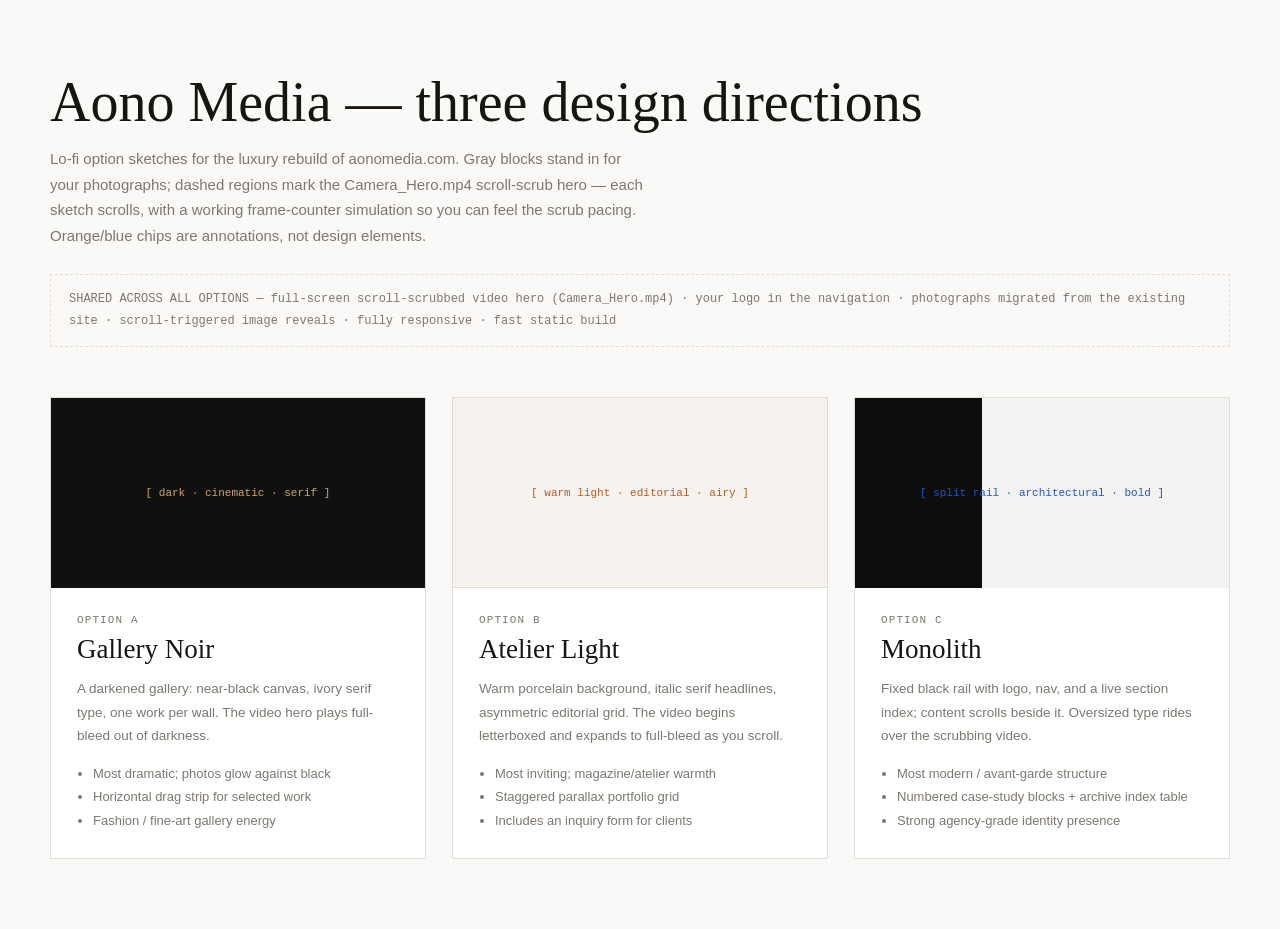
<file: sketches/index.html>
<!DOCTYPE html>
<html lang="en">
<head>
<meta charset="UTF-8">
<meta name="viewport" content="width=device-width, initial-scale=1.0">
<title>Aono Media — Design Direction Sketches</title>
<style>
  :root {
    --bg: #faf9f7; --ink: #171512; --dim: #7d7870; --line: #e2ded7;
    --serif: Georgia, 'Times New Roman', serif;
    --sans: Helvetica, Arial, sans-serif;
    --mono: 'Courier New', monospace;
  }
  * { margin: 0; padding: 0; box-sizing: border-box; }
  body { background: var(--bg); color: var(--ink); font-family: var(--sans); padding: 70px 40px; }
  .wrap { max-width: 1180px; margin: 0 auto; }
  h1 { font-family: var(--serif); font-weight: 400; font-size: clamp(32px, 4.4vw, 56px); margin-bottom: 12px; }
  .sub { color: var(--dim); font-size: 15px; line-height: 1.7; max-width: 72ch; margin-bottom: 14px; }
  .shared { font-family: var(--mono); font-size: 12px; color: var(--dim); border: 1px dashed var(--line); padding: 14px 18px; margin: 26px 0 50px; line-height: 1.8; }
  .cards { display: grid; grid-template-columns: repeat(3, 1fr); gap: 26px; }
  @media (max-width: 960px) { .cards { grid-template-columns: 1fr; } }
  a.card { display: block; text-decoration: none; color: var(--ink); border: 1px solid var(--line); background: #fff; transition: transform .15s, box-shadow .15s; }
  a.card:hover { transform: translateY(-4px); box-shadow: 0 14px 34px rgba(0,0,0,.09); }
  .swatch { height: 190px; display: flex; align-items: center; justify-content: center; font-family: var(--mono); font-size: 11px; }
  .swatch.a { background: #101010; color: #c9a86a; }
  .swatch.b { background: #f6f3ee; color: #b05e2a; border-bottom: 1px solid var(--line); }
  .swatch.c { background: linear-gradient(90deg, #0d0d0d 0 34%, #f2f2f0 34%); color: #2455c3; }
  .body { padding: 26px; }
  .tag { font-family: var(--mono); font-size: 11px; color: var(--dim); letter-spacing: .1em; }
  h2 { font-family: var(--serif); font-weight: 400; font-size: 27px; margin: 8px 0 12px; }
  .body p { color: var(--dim); font-size: 13.5px; line-height: 1.75; }
  ul.pts { margin: 14px 0 0 16px; color: var(--dim); font-size: 13px; line-height: 1.8; }
</style>
</head>
<body>
<div class="wrap">
  <h1>Aono Media — three design directions</h1>
  <p class="sub">Lo-fi option sketches for the luxury rebuild of aonomedia.com. Gray blocks stand in for your photographs; dashed regions mark the Camera_Hero.mp4 scroll-scrub hero — each sketch scrolls, with a working frame-counter simulation so you can feel the scrub pacing. Orange/blue chips are annotations, not design elements.</p>
  <div class="shared">
    SHARED ACROSS ALL OPTIONS — full-screen scroll-scrubbed video hero (Camera_Hero.mp4) ·
    your logo in the navigation · photographs migrated from the existing site ·
    scroll-triggered image reveals · fully responsive · fast static build
  </div>
  <div class="cards">
    <a class="card" href="option-a-gallery-noir.html">
      <div class="swatch a">[ dark · cinematic · serif ]</div>
      <div class="body">
        <div class="tag">OPTION A</div>
        <h2>Gallery Noir</h2>
        <p>A darkened gallery: near-black canvas, ivory serif type, one work per wall. The video hero plays full-bleed out of darkness.</p>
        <ul class="pts">
          <li>Most dramatic; photos glow against black</li>
          <li>Horizontal drag strip for selected work</li>
          <li>Fashion / fine-art gallery energy</li>
        </ul>
      </div>
    </a>
    <a class="card" href="option-b-atelier-light.html">
      <div class="swatch b">[ warm light · editorial · airy ]</div>
      <div class="body">
        <div class="tag">OPTION B</div>
        <h2>Atelier Light</h2>
        <p>Warm porcelain background, italic serif headlines, asymmetric editorial grid. The video begins letterboxed and expands to full-bleed as you scroll.</p>
        <ul class="pts">
          <li>Most inviting; magazine/atelier warmth</li>
          <li>Staggered parallax portfolio grid</li>
          <li>Includes an inquiry form for clients</li>
        </ul>
      </div>
    </a>
    <a class="card" href="option-c-monolith.html">
      <div class="swatch c">[ split rail · architectural · bold ]</div>
      <div class="body">
        <div class="tag">OPTION C</div>
        <h2>Monolith</h2>
        <p>Fixed black rail with logo, nav, and a live section index; content scrolls beside it. Oversized type rides over the scrubbing video.</p>
        <ul class="pts">
          <li>Most modern / avant-garde structure</li>
          <li>Numbered case-study blocks + archive index table</li>
          <li>Strong agency-grade identity presence</li>
        </ul>
      </div>
    </a>
  </div>
</div>
</body>
</html>
</file>
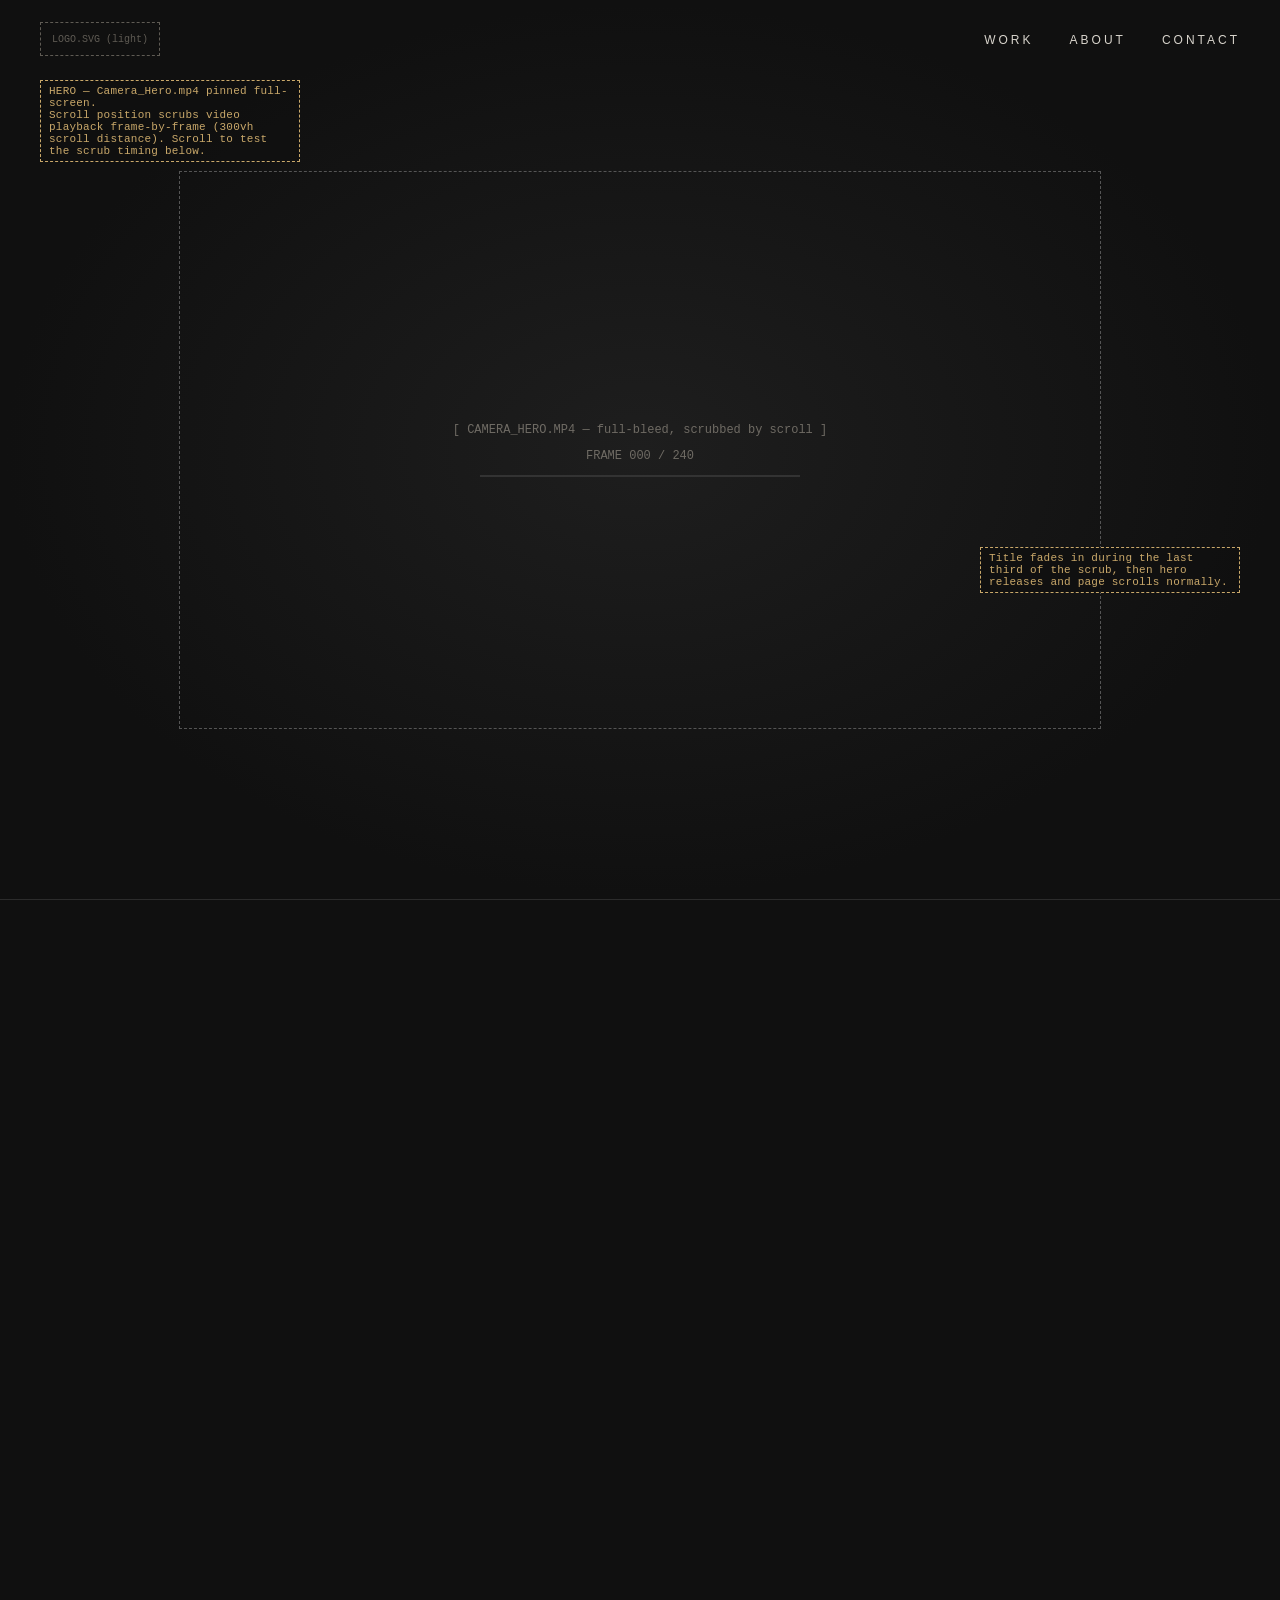
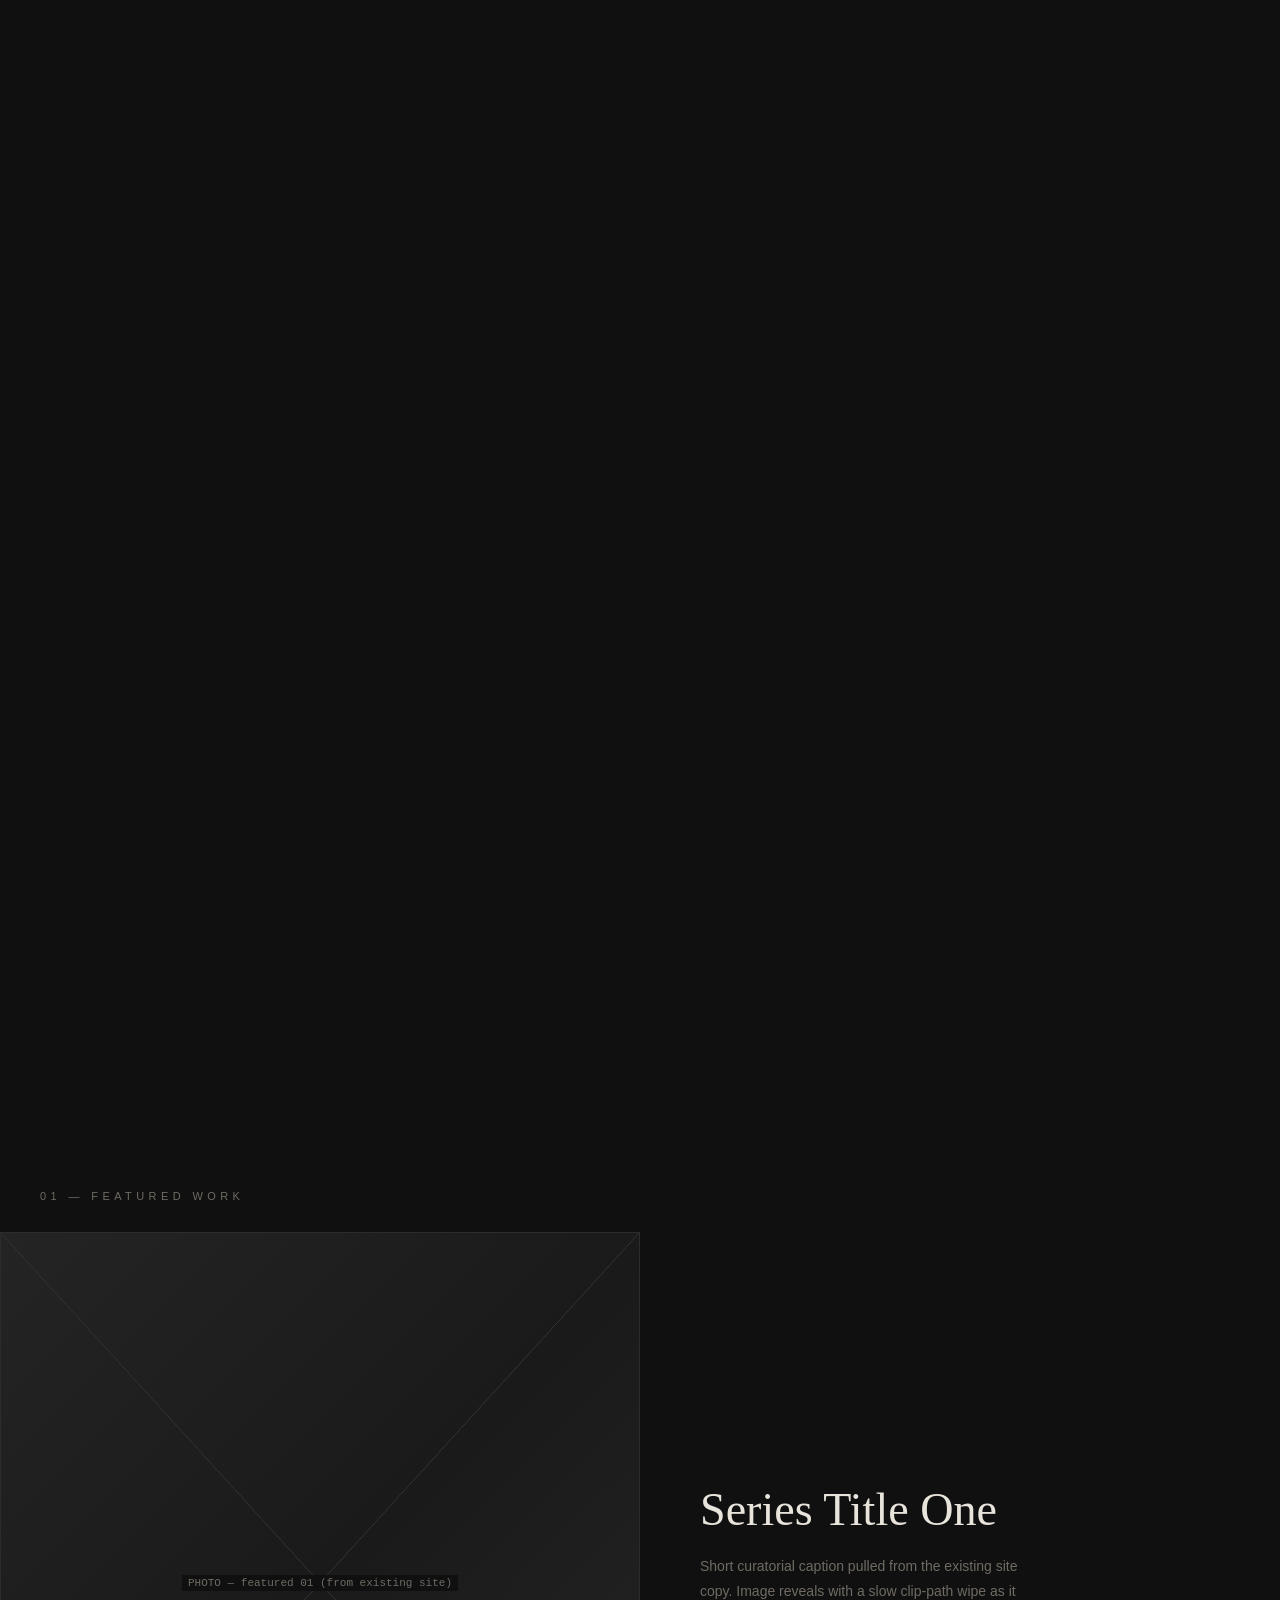
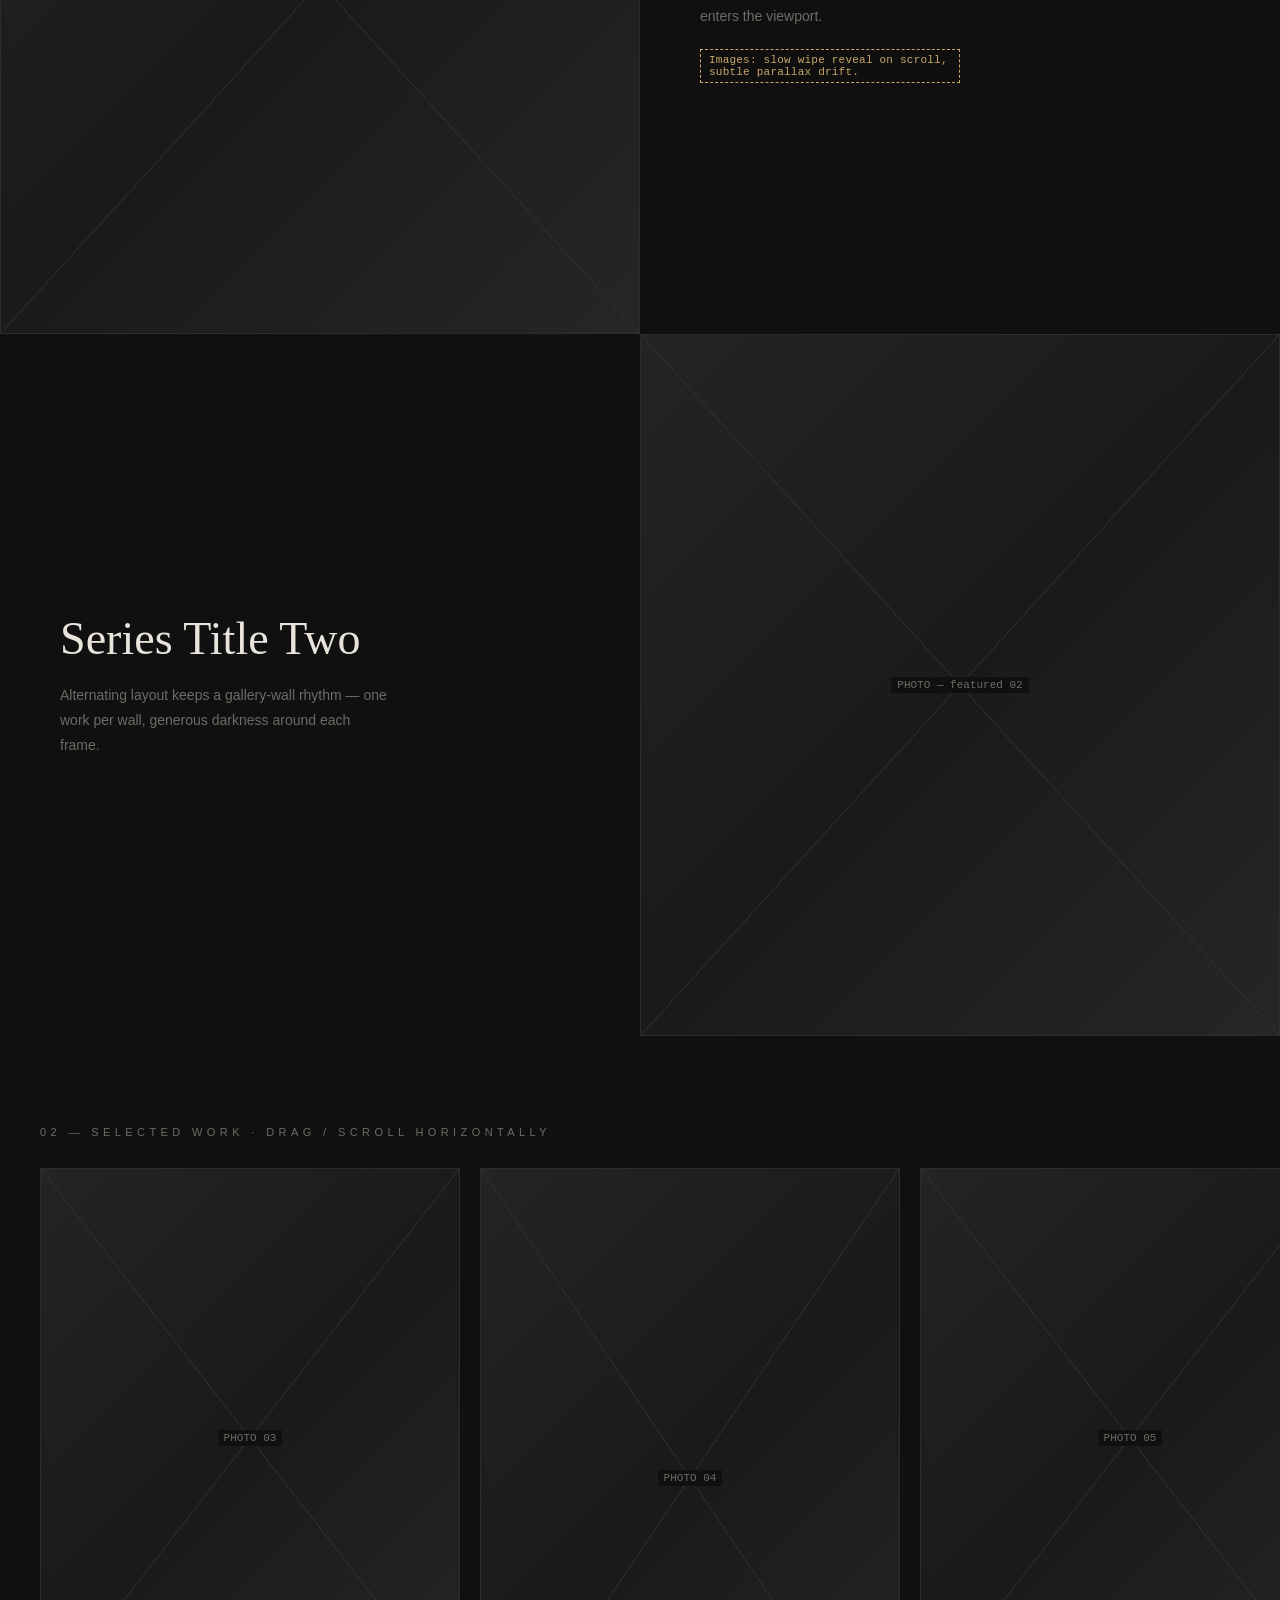
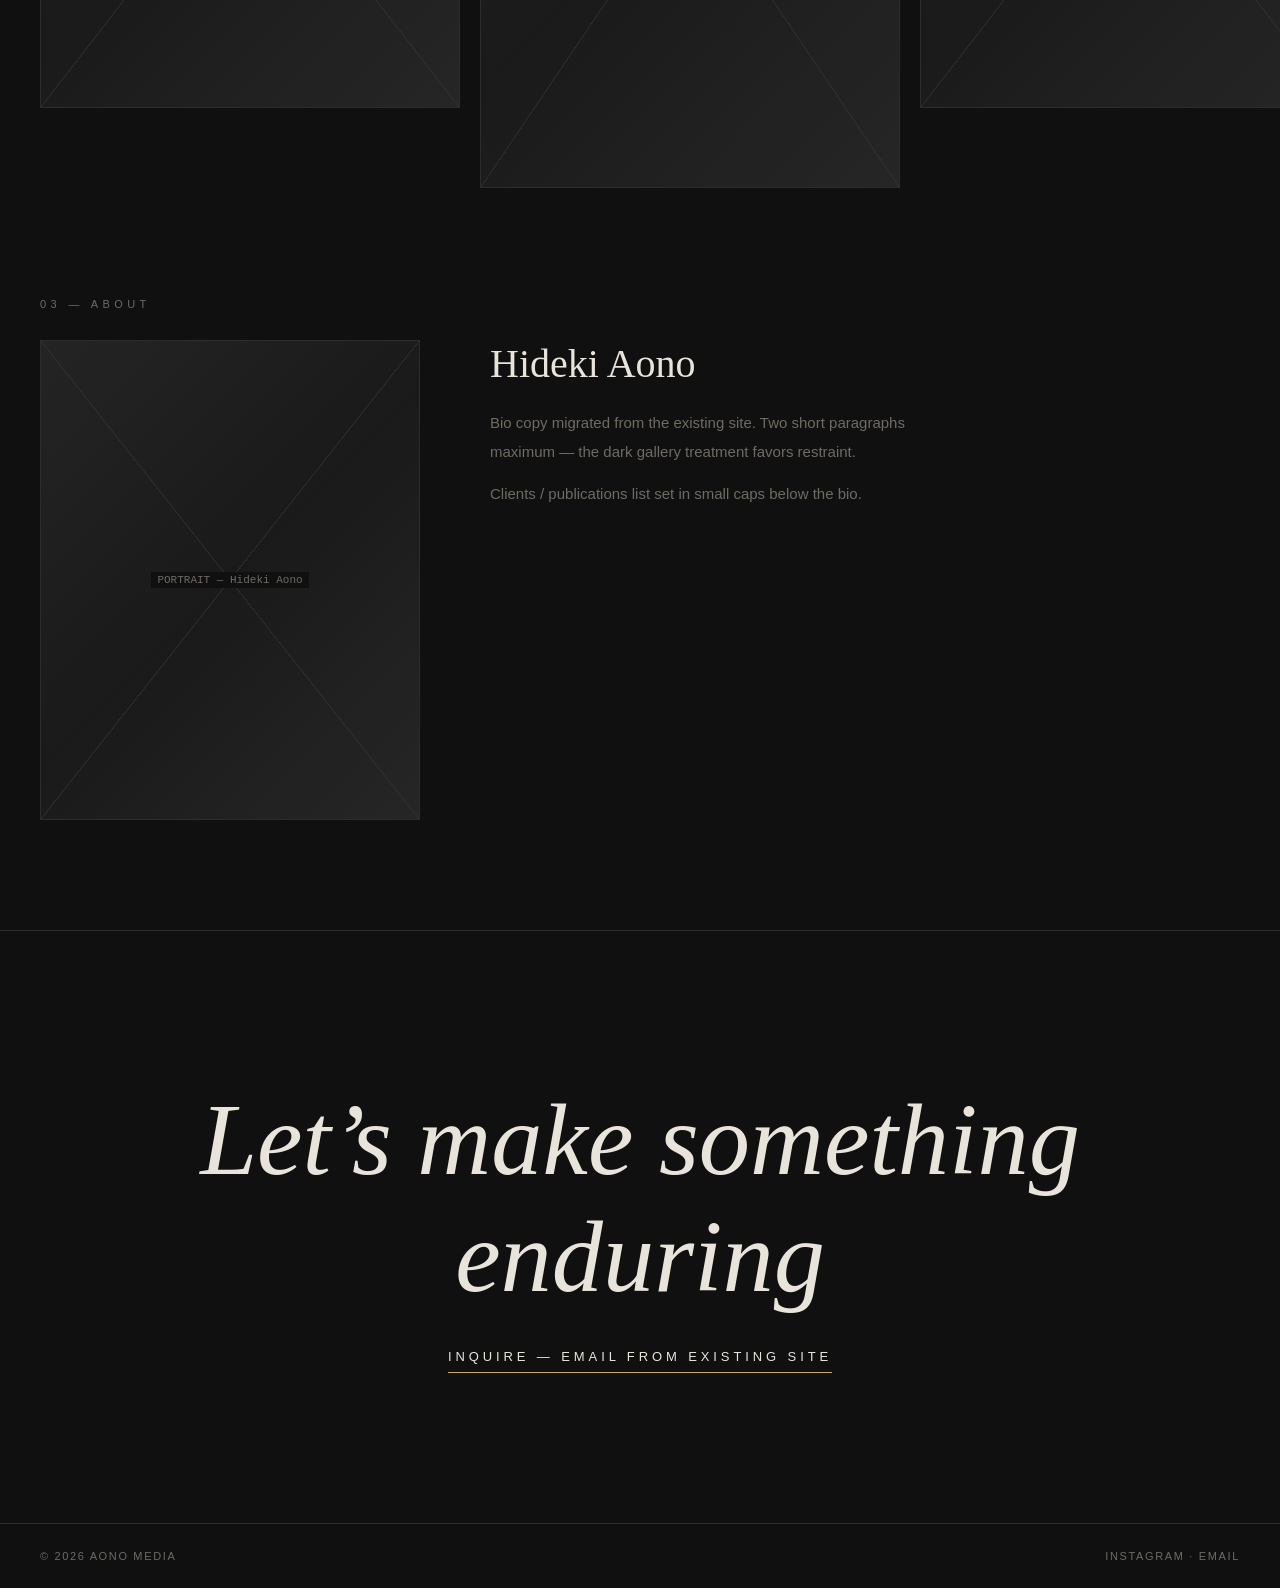
<file: sketches/option-a-gallery-noir.html>
<!DOCTYPE html>
<html lang="en">
<head>
<meta charset="UTF-8">
<meta name="viewport" content="width=device-width, initial-scale=1.0">
<title>Option A — Gallery Noir · Lo-fi Sketch</title>
<style>
  :root {
    --bg: #101010;
    --ink: #e8e4dc;
    --dim: #6f6b64;
    --line: #2c2c2c;
    --note: #c9a86a;
    --serif: Georgia, 'Times New Roman', serif;
    --sans: Helvetica, Arial, sans-serif;
    --mono: 'Courier New', monospace;
  }
  * { margin: 0; padding: 0; box-sizing: border-box; }
  body { background: var(--bg); color: var(--ink); font-family: var(--sans); }

  /* ------- annotation chips (lo-fi sketch labels, not part of final design) ------- */
  .note {
    position: absolute; z-index: 20;
    font-family: var(--mono); font-size: 11px; letter-spacing: .02em;
    color: var(--note); border: 1px dashed var(--note);
    padding: 4px 8px; background: rgba(16,16,16,.85); max-width: 260px;
  }

  /* ------- placeholder photo blocks ------- */
  .ph {
    background: linear-gradient(135deg, #242424 0%, #1a1a1a 50%, #262626 100%);
    border: 1px solid var(--line);
    position: relative; overflow: hidden;
    display: flex; align-items: center; justify-content: center;
  }
  .ph::before, .ph::after {
    content: ''; position: absolute; left: 0; top: 0; width: 100%; height: 100%;
    background:
      linear-gradient(to top right, transparent calc(50% - .5px), #333 50%, transparent calc(50% + .5px)),
      linear-gradient(to top left,  transparent calc(50% - .5px), #333 50%, transparent calc(50% + .5px));
  }
  .ph span { font-family: var(--mono); font-size: 11px; color: var(--dim); z-index: 2; background: var(--bg); padding: 2px 6px; }

  /* ------- nav ------- */
  nav {
    position: fixed; top: 0; left: 0; right: 0; z-index: 10;
    display: flex; justify-content: space-between; align-items: center;
    padding: 22px 40px; mix-blend-mode: difference;
  }
  .logo-box {
    width: 120px; height: 34px; border: 1px dashed var(--dim);
    display: flex; align-items: center; justify-content: center;
    font-family: var(--mono); font-size: 10px; color: var(--dim);
  }
  nav ul { display: flex; gap: 36px; list-style: none; }
  nav a { color: var(--ink); text-decoration: none; font-size: 12px; letter-spacing: .25em; text-transform: uppercase; }

  /* ------- scroll-scrub hero: 300vh track, pinned stage ------- */
  #hero-track { height: 300vh; position: relative; }
  #hero-stage {
    position: sticky; top: 0; height: 100vh; overflow: hidden;
    display: flex; align-items: center; justify-content: center;
    background:
      radial-gradient(ellipse at center, #1e1e1e 0%, #101010 70%);
    border-bottom: 1px solid var(--line);
  }
  #hero-stage .video-ph {
    width: 72vw; height: 62vh; border: 1px dashed #555;
    display: flex; flex-direction: column; gap: 12px; align-items: center; justify-content: center;
    font-family: var(--mono); color: var(--dim); font-size: 12px; text-align: center;
  }
  #scrub-bar { width: 320px; height: 2px; background: #333; }
  #scrub-fill { width: 0%; height: 100%; background: var(--note); }
  #hero-title {
    position: absolute; bottom: 10vh; left: 40px; right: 40px;
    font-family: var(--serif); font-weight: 400; font-size: clamp(38px, 7vw, 96px);
    letter-spacing: .04em; opacity: 0; transform: translateY(24px);
    transition: opacity .3s, transform .3s;
  }
  #hero-title small { display: block; font-family: var(--sans); font-size: 12px; letter-spacing: .4em; text-transform: uppercase; color: var(--dim); margin-bottom: 14px; }

  section { position: relative; }
  .section-label {
    font-family: var(--sans); font-size: 11px; letter-spacing: .4em; text-transform: uppercase;
    color: var(--dim); padding: 0 40px; margin: 90px 0 30px;
  }

  /* ------- featured: alternating full-bleed ------- */
  .feature { display: grid; grid-template-columns: 1fr 1fr; min-height: 78vh; align-items: center; gap: 0; }
  .feature .ph { height: 78vh; }
  .feature .cap { padding: 60px; }
  .feature .cap h2 { font-family: var(--serif); font-size: clamp(28px, 3.6vw, 52px); font-weight: 400; margin-bottom: 18px; }
  .feature .cap p { color: var(--dim); font-size: 14px; line-height: 1.8; max-width: 42ch; }
  .feature.flip .ph { order: 2; }

  /* ------- horizontal work strip ------- */
  .strip-wrap { overflow-x: auto; padding: 0 40px 20px; }
  .strip { display: flex; gap: 20px; width: max-content; }
  .strip .ph { width: 420px; height: 540px; flex: none; }
  .strip .ph.tall { height: 620px; }

  /* ------- about ------- */
  .about { display: grid; grid-template-columns: 380px 1fr; gap: 70px; padding: 0 40px; align-items: start; }
  .about .ph { height: 480px; }
  .about h2 { font-family: var(--serif); font-size: 40px; font-weight: 400; margin-bottom: 22px; }
  .about p { color: var(--dim); line-height: 1.9; font-size: 15px; max-width: 58ch; margin-bottom: 14px; }

  /* ------- contact cta ------- */
  .cta { text-align: center; padding: 150px 40px; border-top: 1px solid var(--line); margin-top: 110px; }
  .cta h2 { font-family: var(--serif); font-size: clamp(44px, 8vw, 120px); font-weight: 400; font-style: italic; }
  .cta a { display: inline-block; margin-top: 34px; color: var(--ink); text-decoration: none; font-size: 13px; letter-spacing: .3em; text-transform: uppercase; border-bottom: 1px solid var(--note); padding-bottom: 8px; }

  footer { display: flex; justify-content: space-between; padding: 26px 40px; border-top: 1px solid var(--line); font-size: 11px; color: var(--dim); letter-spacing: .15em; text-transform: uppercase; }
</style>
</head>
<body>

<nav>
  <div class="logo-box">LOGO.SVG (light)</div>
  <ul>
    <li><a href="#">Work</a></li>
    <li><a href="#">About</a></li>
    <li><a href="#">Contact</a></li>
  </ul>
</nav>

<!-- HERO: pinned scroll-scrub video -->
<div id="hero-track">
  <div id="hero-stage">
    <div class="note" style="top: 80px; left: 40px;">HERO — Camera_Hero.mp4 pinned full-screen.<br>Scroll position scrubs video playback frame-by-frame (300vh scroll distance). Scroll to test the scrub timing below.</div>
    <div class="video-ph">
      <div>[ CAMERA_HERO.MP4 — full-bleed, scrubbed by scroll ]</div>
      <div id="frame-counter">FRAME 000 / 240</div>
      <div id="scrub-bar"><div id="scrub-fill"></div></div>
    </div>
    <h1 id="hero-title"><small>Photography by</small>Hideki Aono</h1>
    <div class="note" style="bottom: 34vh; right: 40px;">Title fades in during the last third of the scrub, then hero releases and page scrolls normally.</div>
  </div>
</div>

<!-- FEATURED WORK -->
<div class="section-label">01 — Featured Work</div>
<section class="feature">
  <div class="ph"><span>PHOTO — featured 01 (from existing site)</span></div>
  <div class="cap">
    <h2>Series Title One</h2>
    <p>Short curatorial caption pulled from the existing site copy. Image reveals with a slow clip-path wipe as it enters the viewport.</p>
    <div class="note" style="position: static; display: inline-block; margin-top: 20px;">Images: slow wipe reveal on scroll, subtle parallax drift.</div>
  </div>
</section>
<section class="feature flip">
  <div class="ph"><span>PHOTO — featured 02</span></div>
  <div class="cap">
    <h2>Series Title Two</h2>
    <p>Alternating layout keeps a gallery-wall rhythm — one work per wall, generous darkness around each frame.</p>
  </div>
</section>

<!-- WORK STRIP -->
<div class="section-label">02 — Selected Work · drag / scroll horizontally</div>
<div class="strip-wrap">
  <div class="strip">
    <div class="ph"><span>PHOTO 03</span></div>
    <div class="ph tall"><span>PHOTO 04</span></div>
    <div class="ph"><span>PHOTO 05</span></div>
    <div class="ph tall"><span>PHOTO 06</span></div>
    <div class="ph"><span>PHOTO 07</span></div>
    <div class="ph"><span>+ VIEW ALL → full gallery page</span></div>
  </div>
</div>

<!-- ABOUT -->
<div class="section-label">03 — About</div>
<section class="about">
  <div class="ph"><span>PORTRAIT — Hideki Aono</span></div>
  <div>
    <h2>Hideki Aono</h2>
    <p>Bio copy migrated from the existing site. Two short paragraphs maximum — the dark gallery treatment favors restraint.</p>
    <p>Clients / publications list set in small caps below the bio.</p>
  </div>
</section>

<!-- CONTACT CTA -->
<section class="cta">
  <h2>Let&rsquo;s make something enduring</h2>
  <a href="#">Inquire — email from existing site</a>
</section>

<footer>
  <div>© 2026 Aono Media</div>
  <div>Instagram · Email</div>
</footer>

<script>
  // Lo-fi simulation of the scroll-scrubbed video hero
  const track = document.getElementById('hero-track');
  const fill = document.getElementById('scrub-fill');
  const counter = document.getElementById('frame-counter');
  const title = document.getElementById('hero-title');
  addEventListener('scroll', () => {
    const total = track.offsetHeight - innerHeight;
    const p = Math.min(1, Math.max(0, -track.getBoundingClientRect().top / total));
    fill.style.width = (p * 100) + '%';
    counter.textContent = 'FRAME ' + String(Math.round(p * 240)).padStart(3, '0') + ' / 240';
    title.style.opacity = p > 0.66 ? 1 : 0;
    title.style.transform = p > 0.66 ? 'translateY(0)' : 'translateY(24px)';
  }, { passive: true });
</script>
</body>
</html>
</file>
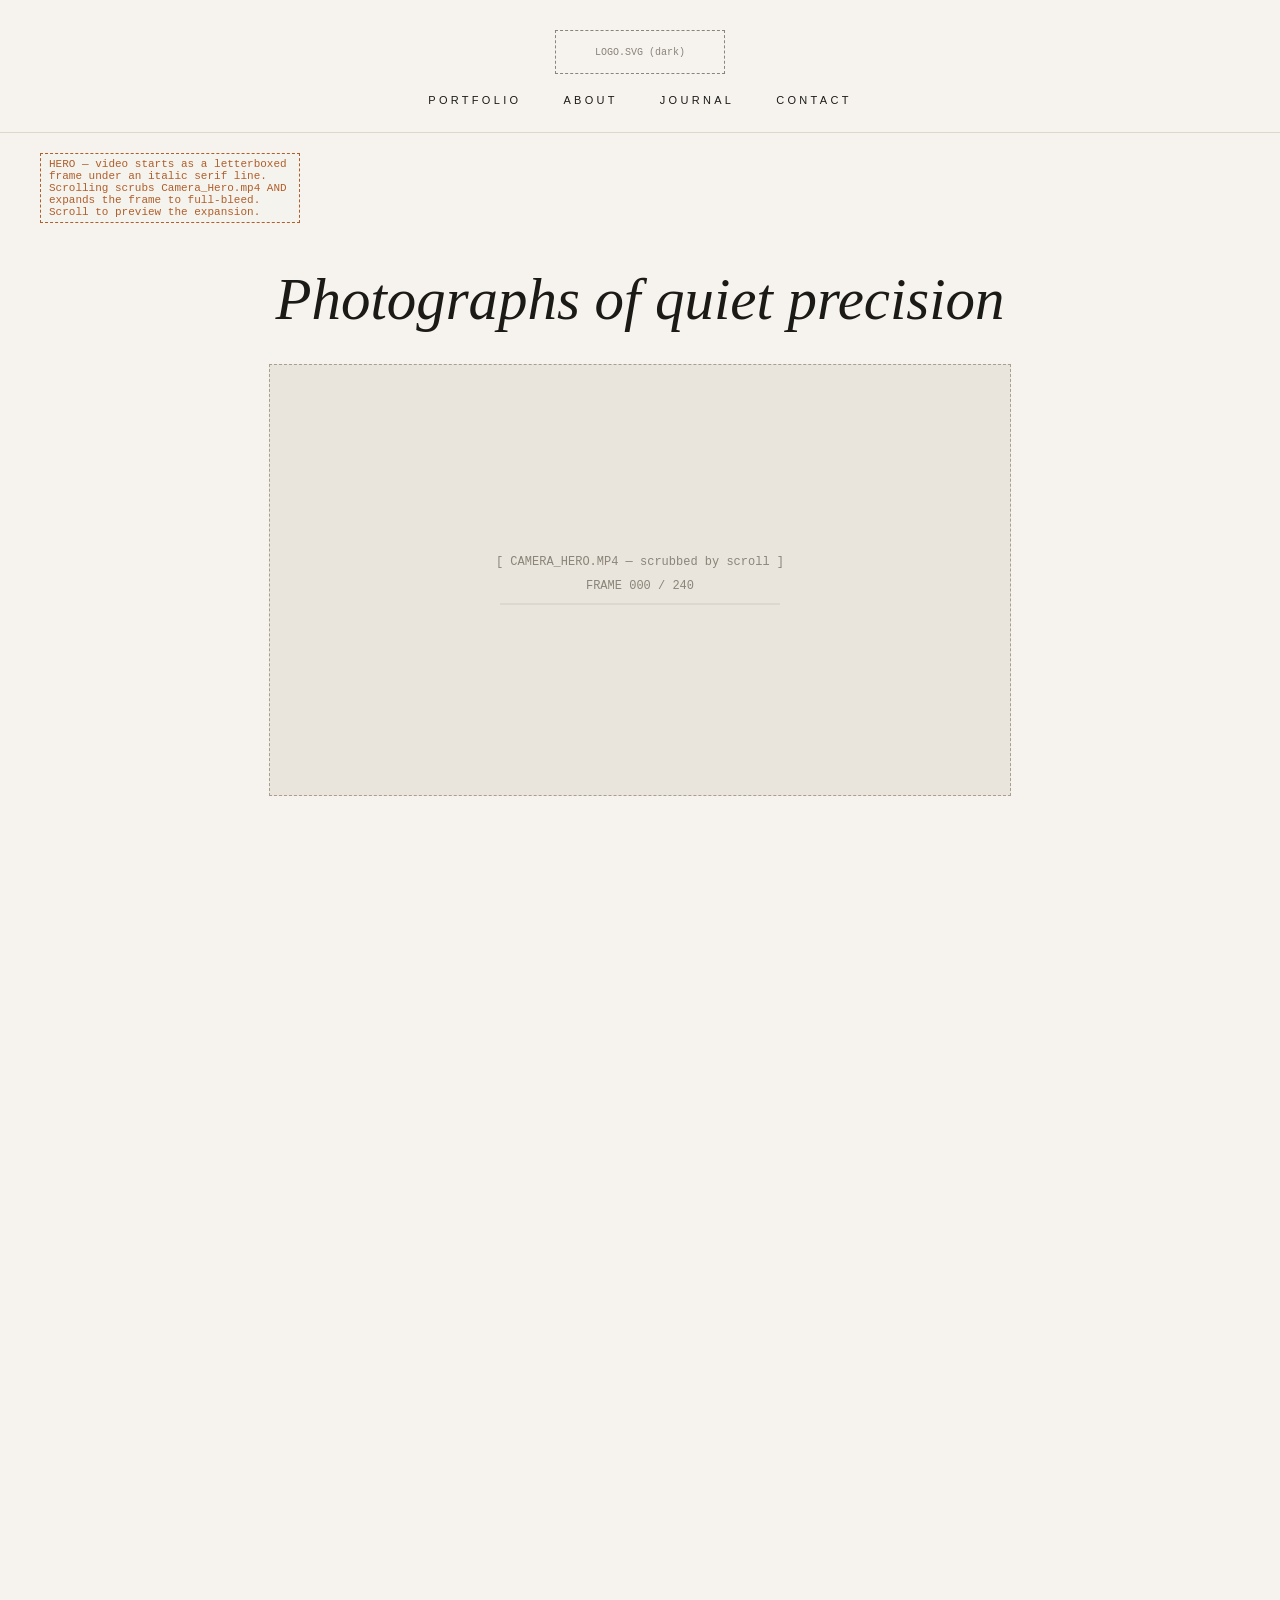
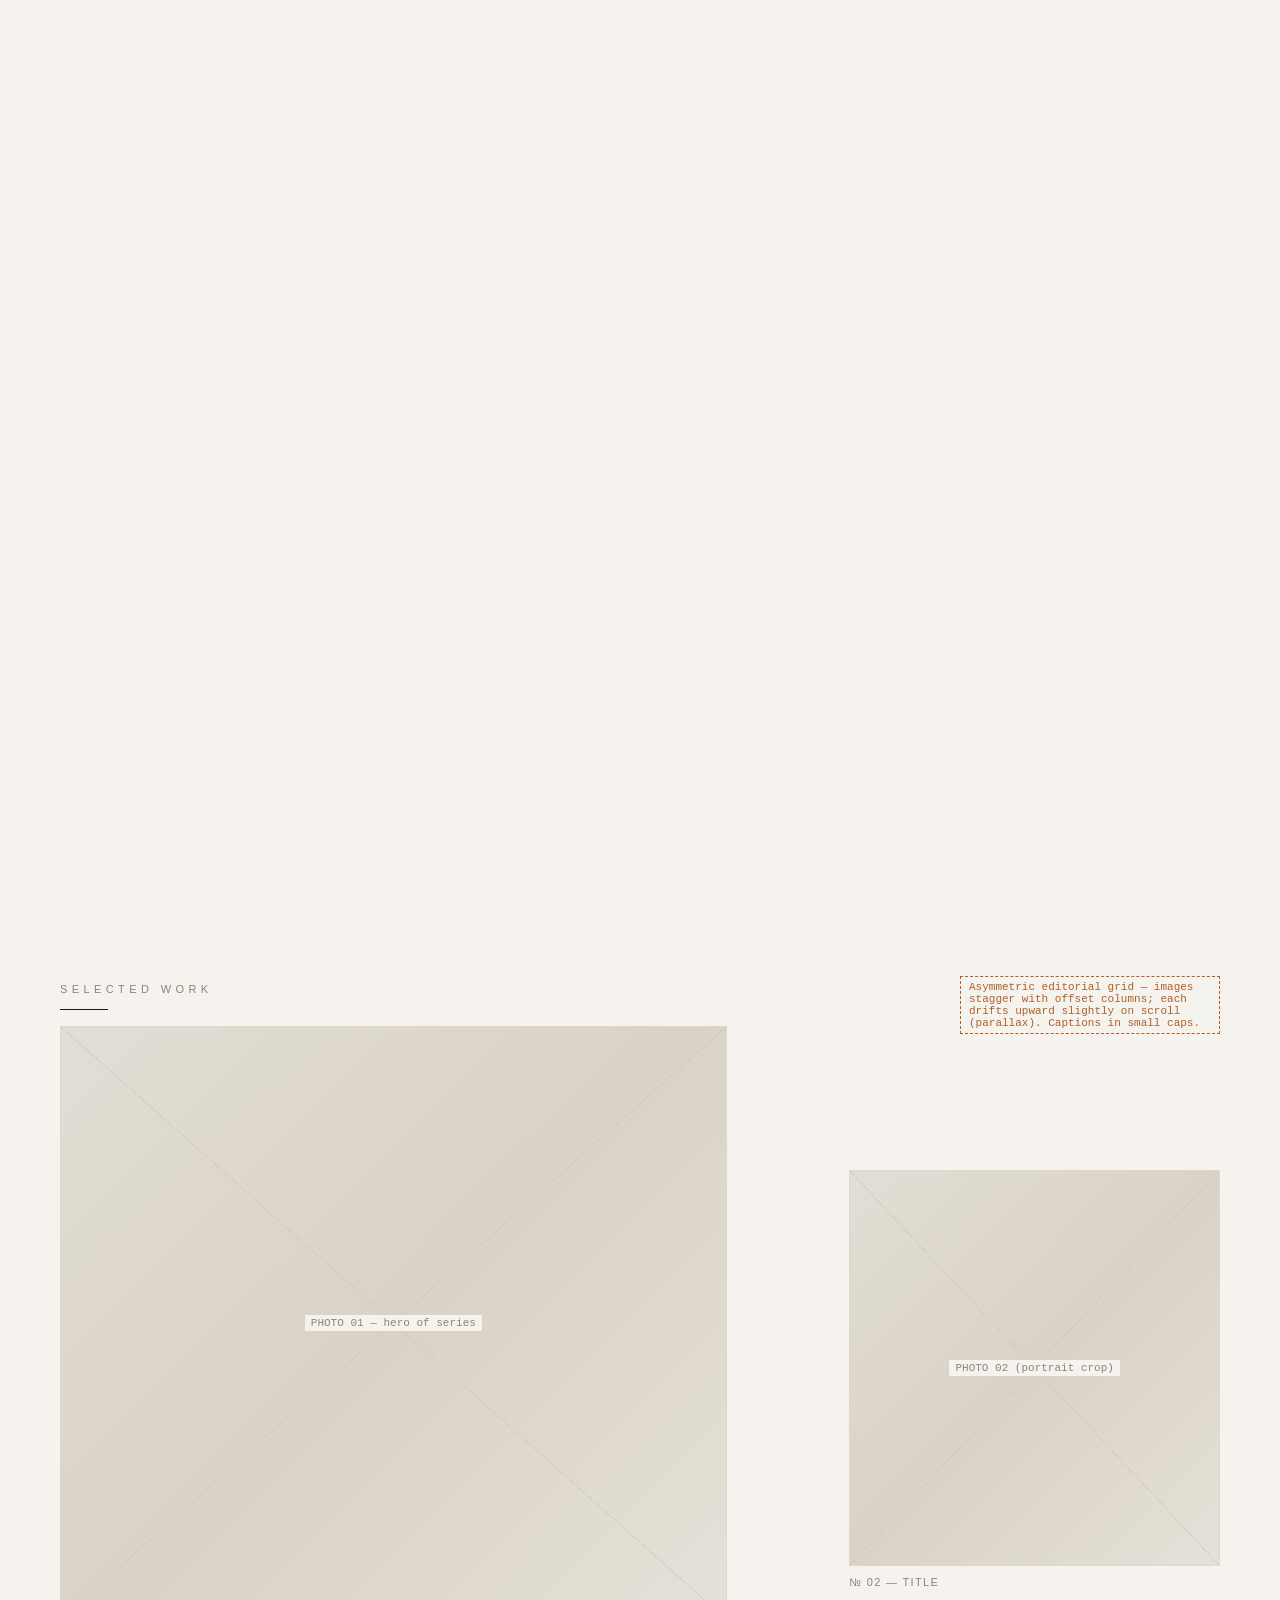
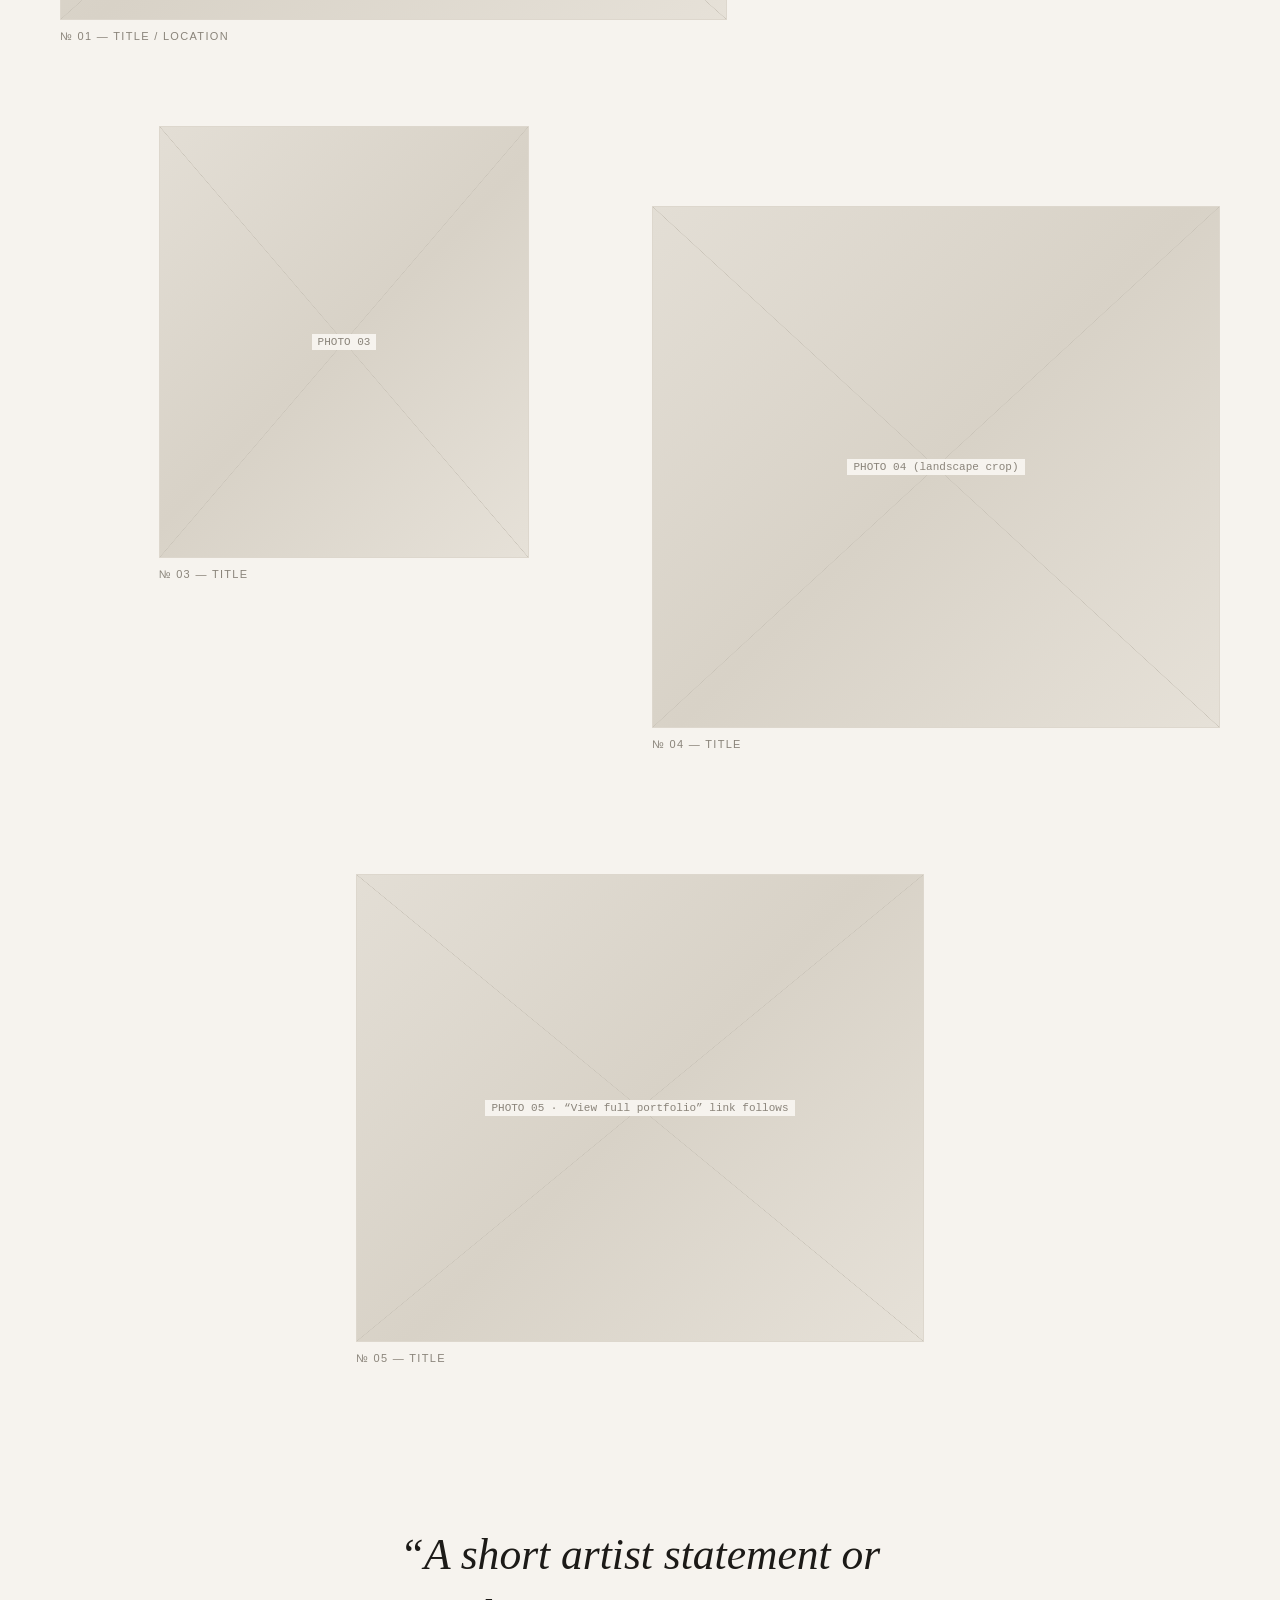
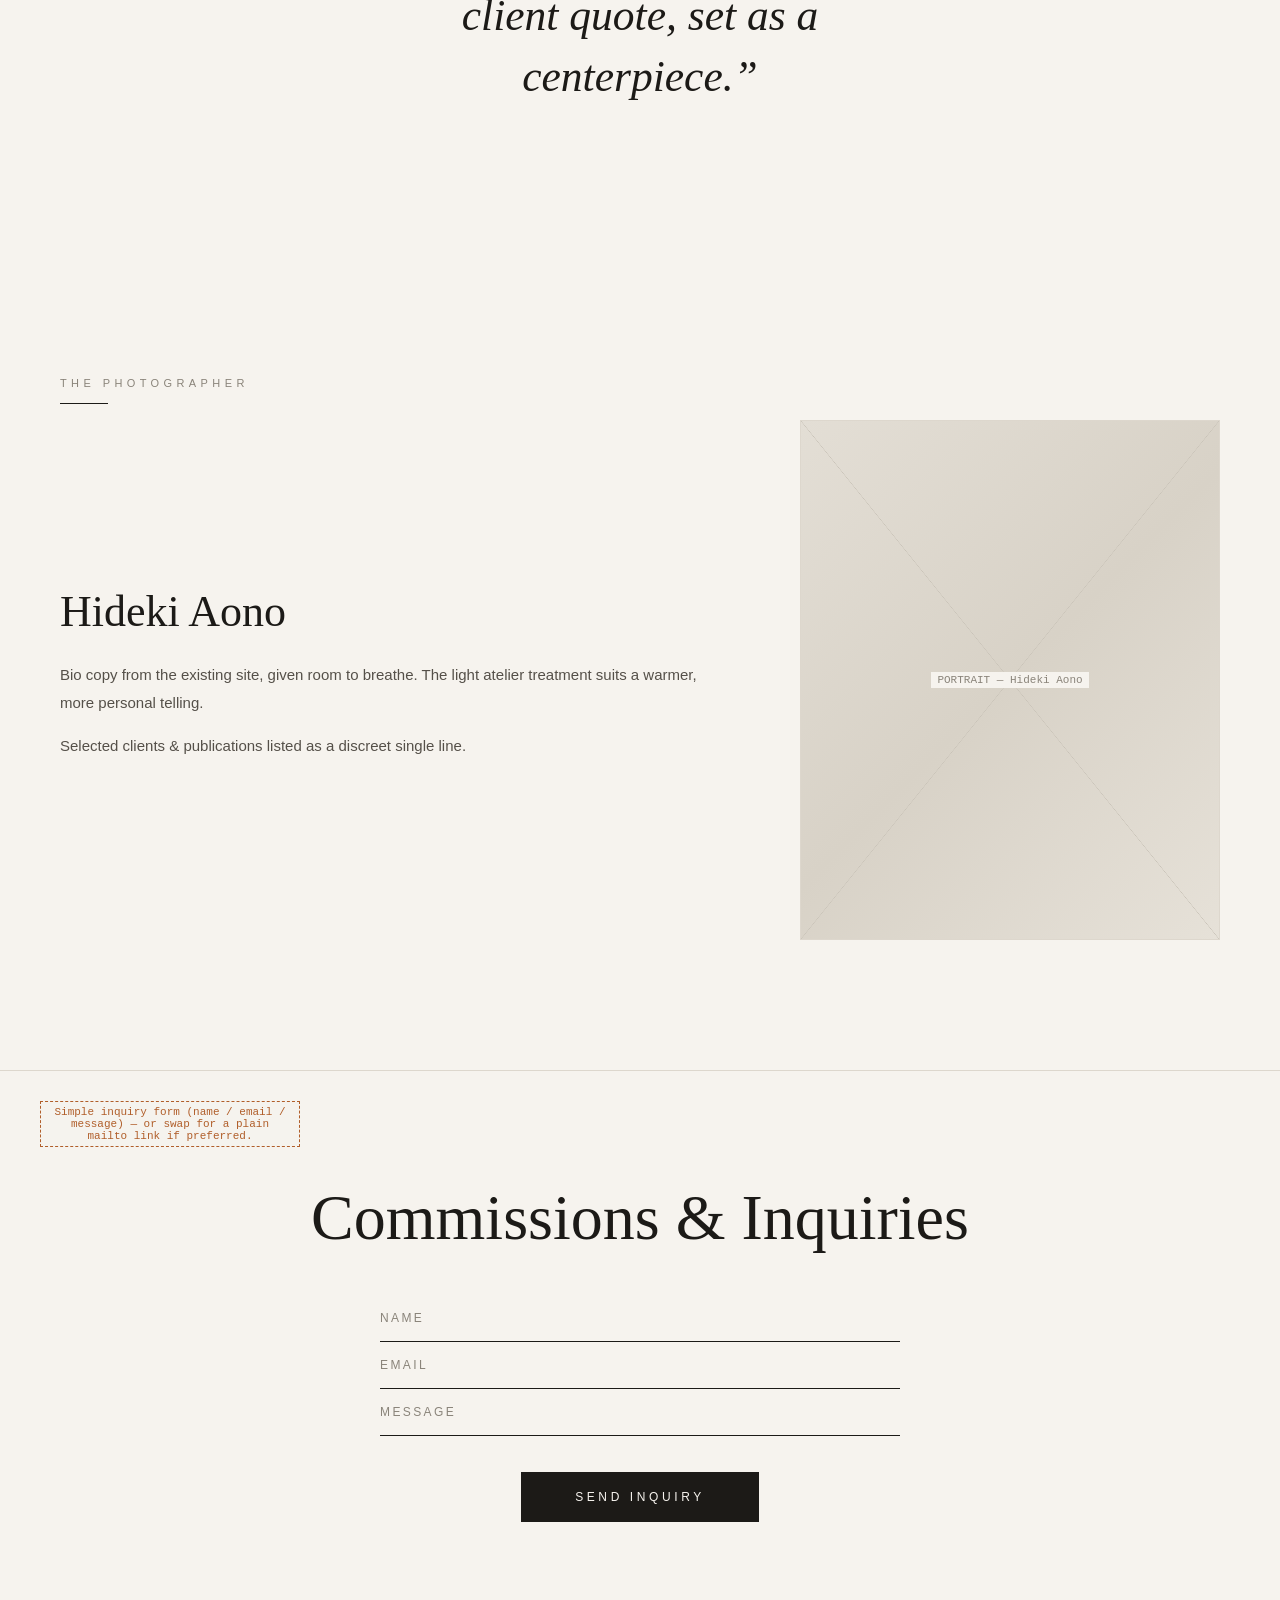
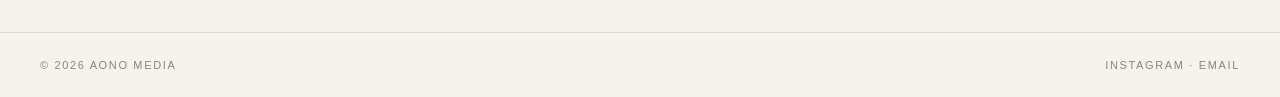
<file: sketches/option-b-atelier-light.html>
<!DOCTYPE html>
<html lang="en">
<head>
<meta charset="UTF-8">
<meta name="viewport" content="width=device-width, initial-scale=1.0">
<title>Option B — Atelier Light · Lo-fi Sketch</title>
<style>
  :root {
    --bg: #f6f3ee;
    --ink: #1c1a17;
    --dim: #8a847a;
    --line: #ddd7cd;
    --note: #b05e2a;
    --serif: Georgia, 'Times New Roman', serif;
    --sans: Helvetica, Arial, sans-serif;
    --mono: 'Courier New', monospace;
  }
  * { margin: 0; padding: 0; box-sizing: border-box; }
  body { background: var(--bg); color: var(--ink); font-family: var(--sans); }

  .note {
    position: absolute; z-index: 20;
    font-family: var(--mono); font-size: 11px;
    color: var(--note); border: 1px dashed var(--note);
    padding: 4px 8px; background: rgba(246,243,238,.9); max-width: 260px;
  }

  .ph {
    background: linear-gradient(135deg, #e3ded5 0%, #d8d2c7 50%, #e6e1d8 100%);
    border: 1px solid var(--line);
    position: relative; display: flex; align-items: center; justify-content: center;
  }
  .ph::before {
    content: ''; position: absolute; inset: 0;
    background:
      linear-gradient(to top right, transparent calc(50% - .5px), #c9c3b8 50%, transparent calc(50% + .5px)),
      linear-gradient(to top left,  transparent calc(50% - .5px), #c9c3b8 50%, transparent calc(50% + .5px));
  }
  .ph span { font-family: var(--mono); font-size: 11px; color: var(--dim); z-index: 2; background: var(--bg); padding: 2px 6px; }

  /* ------- nav: centered logo, hairline frame ------- */
  header {
    text-align: center; padding: 30px 40px 24px; border-bottom: 1px solid var(--line);
    position: sticky; top: 0; background: rgba(246,243,238,.94); z-index: 10; backdrop-filter: blur(6px);
  }
  .logo-box {
    width: 170px; height: 44px; border: 1px dashed var(--dim); margin: 0 auto 16px;
    display: flex; align-items: center; justify-content: center;
    font-family: var(--mono); font-size: 10px; color: var(--dim);
  }
  header ul { display: flex; justify-content: center; gap: 42px; list-style: none; }
  header a { color: var(--ink); text-decoration: none; font-size: 11px; letter-spacing: .3em; text-transform: uppercase; }

  /* ------- hero: letterboxed video that expands on scroll ------- */
  #hero-track { height: 260vh; position: relative; }
  #hero-stage { position: sticky; top: 105px; height: calc(100vh - 105px); display: flex; flex-direction: column; align-items: center; justify-content: center; overflow: hidden; }
  #hero-kicker { font-family: var(--serif); font-size: clamp(30px, 4.6vw, 64px); font-style: italic; font-weight: 400; text-align: center; margin-bottom: 30px; transition: opacity .3s; }
  #video-frame {
    width: 58vw; height: 48vh; border: 1px dashed #a89f92; background: #eae5dc;
    display: flex; flex-direction: column; gap: 10px; align-items: center; justify-content: center;
    font-family: var(--mono); font-size: 12px; color: var(--dim); text-align: center;
    transition: width .15s linear, height .15s linear;
  }
  #scrub-bar { width: 280px; height: 2px; background: var(--line); }
  #scrub-fill { width: 0%; height: 100%; background: var(--note); }

  .wrap { max-width: 1240px; margin: 0 auto; padding: 0 40px; position: relative; }
  .kicker { font-size: 11px; letter-spacing: .4em; text-transform: uppercase; color: var(--dim); margin: 110px 0 16px; }
  .kicker::after { content: ''; display: block; width: 48px; height: 1px; background: var(--ink); margin-top: 14px; }

  /* ------- editorial asymmetric grid ------- */
  .grid { display: grid; grid-template-columns: repeat(12, 1fr); gap: 24px; align-items: start; }
  .grid .item { position: relative; }
  .grid .cap { font-size: 11px; letter-spacing: .12em; color: var(--dim); margin-top: 10px; text-transform: uppercase; }
  .g1 { grid-column: 1 / span 7; } .g1 .ph { height: 66vh; }
  .g2 { grid-column: 9 / span 4; margin-top: 16vh; } .g2 .ph { height: 44vh; }
  .g3 { grid-column: 2 / span 4; margin-top: 60px; } .g3 .ph { height: 48vh; }
  .g4 { grid-column: 7 / span 6; margin-top: 140px; } .g4 .ph { height: 58vh; }
  .g5 { grid-column: 4 / span 6; margin-top: 100px; } .g5 .ph { height: 52vh; }

  /* ------- statement quote ------- */
  .quote { text-align: center; padding: 160px 40px; }
  .quote p { font-family: var(--serif); font-size: clamp(26px, 3.4vw, 44px); font-style: italic; max-width: 24ch; margin: 0 auto; line-height: 1.4; }

  /* ------- about ------- */
  .about { display: grid; grid-template-columns: 1fr 420px; gap: 80px; align-items: center; }
  .about .ph { height: 520px; }
  .about h2 { font-family: var(--serif); font-size: 44px; font-weight: 400; margin-bottom: 24px; }
  .about p { color: #555049; line-height: 1.9; font-size: 15px; margin-bottom: 14px; }

  /* ------- contact ------- */
  .contact { border-top: 1px solid var(--line); margin-top: 130px; padding: 110px 40px; text-align: center; position: relative; }
  .contact h2 { font-family: var(--serif); font-size: clamp(36px, 5vw, 72px); font-weight: 400; margin-bottom: 26px; }
  .contact .fields { max-width: 520px; margin: 40px auto 0; text-align: left; }
  .contact .field { border-bottom: 1px solid var(--ink); padding: 16px 0; font-size: 12px; letter-spacing: .2em; text-transform: uppercase; color: var(--dim); }
  .contact button { margin-top: 36px; background: var(--ink); color: var(--bg); border: 0; padding: 18px 54px; font-size: 12px; letter-spacing: .3em; text-transform: uppercase; }

  footer { display: flex; justify-content: space-between; padding: 26px 40px; border-top: 1px solid var(--line); font-size: 11px; color: var(--dim); letter-spacing: .15em; text-transform: uppercase; }
</style>
</head>
<body>

<header>
  <div class="logo-box">LOGO.SVG (dark)</div>
  <ul>
    <li><a href="#">Portfolio</a></li>
    <li><a href="#">About</a></li>
    <li><a href="#">Journal</a></li>
    <li><a href="#">Contact</a></li>
  </ul>
</header>

<!-- HERO -->
<div id="hero-track">
  <div id="hero-stage">
    <div class="note" style="top: 20px; left: 40px;">HERO — video starts as a letterboxed frame under an italic serif line. Scrolling scrubs Camera_Hero.mp4 AND expands the frame to full-bleed. Scroll to preview the expansion.</div>
    <div id="hero-kicker">Photographs of quiet precision</div>
    <div id="video-frame">
      <div>[ CAMERA_HERO.MP4 — scrubbed by scroll ]</div>
      <div id="frame-counter">FRAME 000 / 240</div>
      <div id="scrub-bar"><div id="scrub-fill"></div></div>
    </div>
  </div>
</div>

<!-- PORTFOLIO GRID -->
<div class="wrap">
  <div class="kicker">Selected Work</div>
  <div class="note" style="right: 40px; margin-top: -50px;">Asymmetric editorial grid — images stagger with offset columns; each drifts upward slightly on scroll (parallax). Captions in small caps.</div>
  <div class="grid">
    <div class="item g1"><div class="ph"><span>PHOTO 01 — hero of series</span></div><div class="cap">№ 01 — Title / Location</div></div>
    <div class="item g2"><div class="ph"><span>PHOTO 02 (portrait crop)</span></div><div class="cap">№ 02 — Title</div></div>
    <div class="item g3"><div class="ph"><span>PHOTO 03</span></div><div class="cap">№ 03 — Title</div></div>
    <div class="item g4"><div class="ph"><span>PHOTO 04 (landscape crop)</span></div><div class="cap">№ 04 — Title</div></div>
    <div class="item g5"><div class="ph"><span>PHOTO 05 · “View full portfolio” link follows</span></div><div class="cap">№ 05 — Title</div></div>
  </div>
</div>

<!-- QUOTE -->
<section class="quote">
  <p>&ldquo;A short artist statement or client quote, set as a centerpiece.&rdquo;</p>
</section>

<!-- ABOUT -->
<div class="wrap">
  <div class="kicker">The Photographer</div>
  <section class="about">
    <div>
      <h2>Hideki Aono</h2>
      <p>Bio copy from the existing site, given room to breathe. The light atelier treatment suits a warmer, more personal telling.</p>
      <p>Selected clients &amp; publications listed as a discreet single line.</p>
    </div>
    <div class="ph"><span>PORTRAIT — Hideki Aono</span></div>
  </section>
</div>

<!-- CONTACT -->
<section class="contact">
  <div class="note" style="top: 30px; left: 40px;">Simple inquiry form (name / email / message) — or swap for a plain mailto link if preferred.</div>
  <h2>Commissions &amp; Inquiries</h2>
  <div class="fields">
    <div class="field">Name</div>
    <div class="field">Email</div>
    <div class="field">Message</div>
  </div>
  <button>Send Inquiry</button>
</section>

<footer>
  <div>© 2026 Aono Media</div>
  <div>Instagram · Email</div>
</footer>

<script>
  const track = document.getElementById('hero-track');
  const frame = document.getElementById('video-frame');
  const fill = document.getElementById('scrub-fill');
  const counter = document.getElementById('frame-counter');
  const kicker = document.getElementById('hero-kicker');
  addEventListener('scroll', () => {
    const total = track.offsetHeight - innerHeight;
    const p = Math.min(1, Math.max(0, -track.getBoundingClientRect().top / total));
    fill.style.width = (p * 100) + '%';
    counter.textContent = 'FRAME ' + String(Math.round(p * 240)).padStart(3, '0') + ' / 240';
    frame.style.width = (58 + p * 42) + 'vw';
    frame.style.height = (48 + p * 47) + 'vh';
    kicker.style.opacity = 1 - p * 1.6;
  }, { passive: true });
</script>
</body>
</html>
</file>
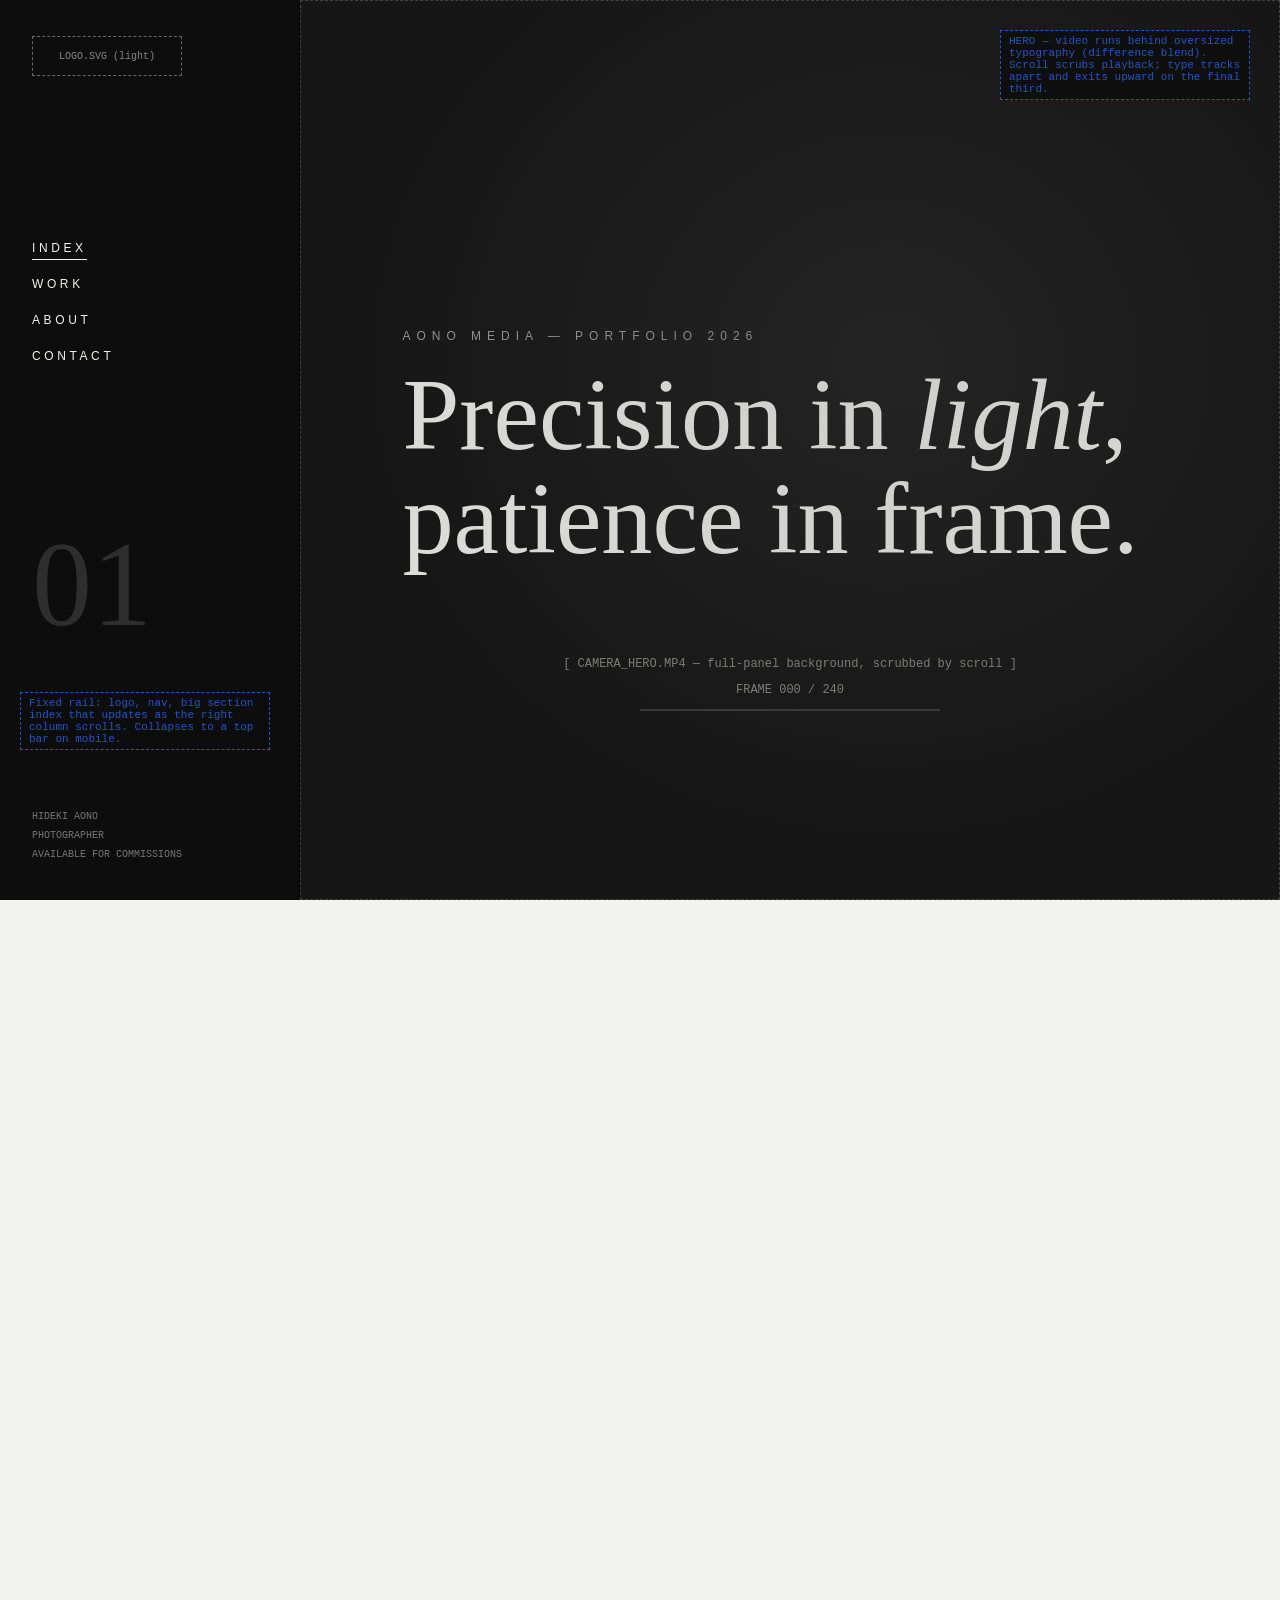
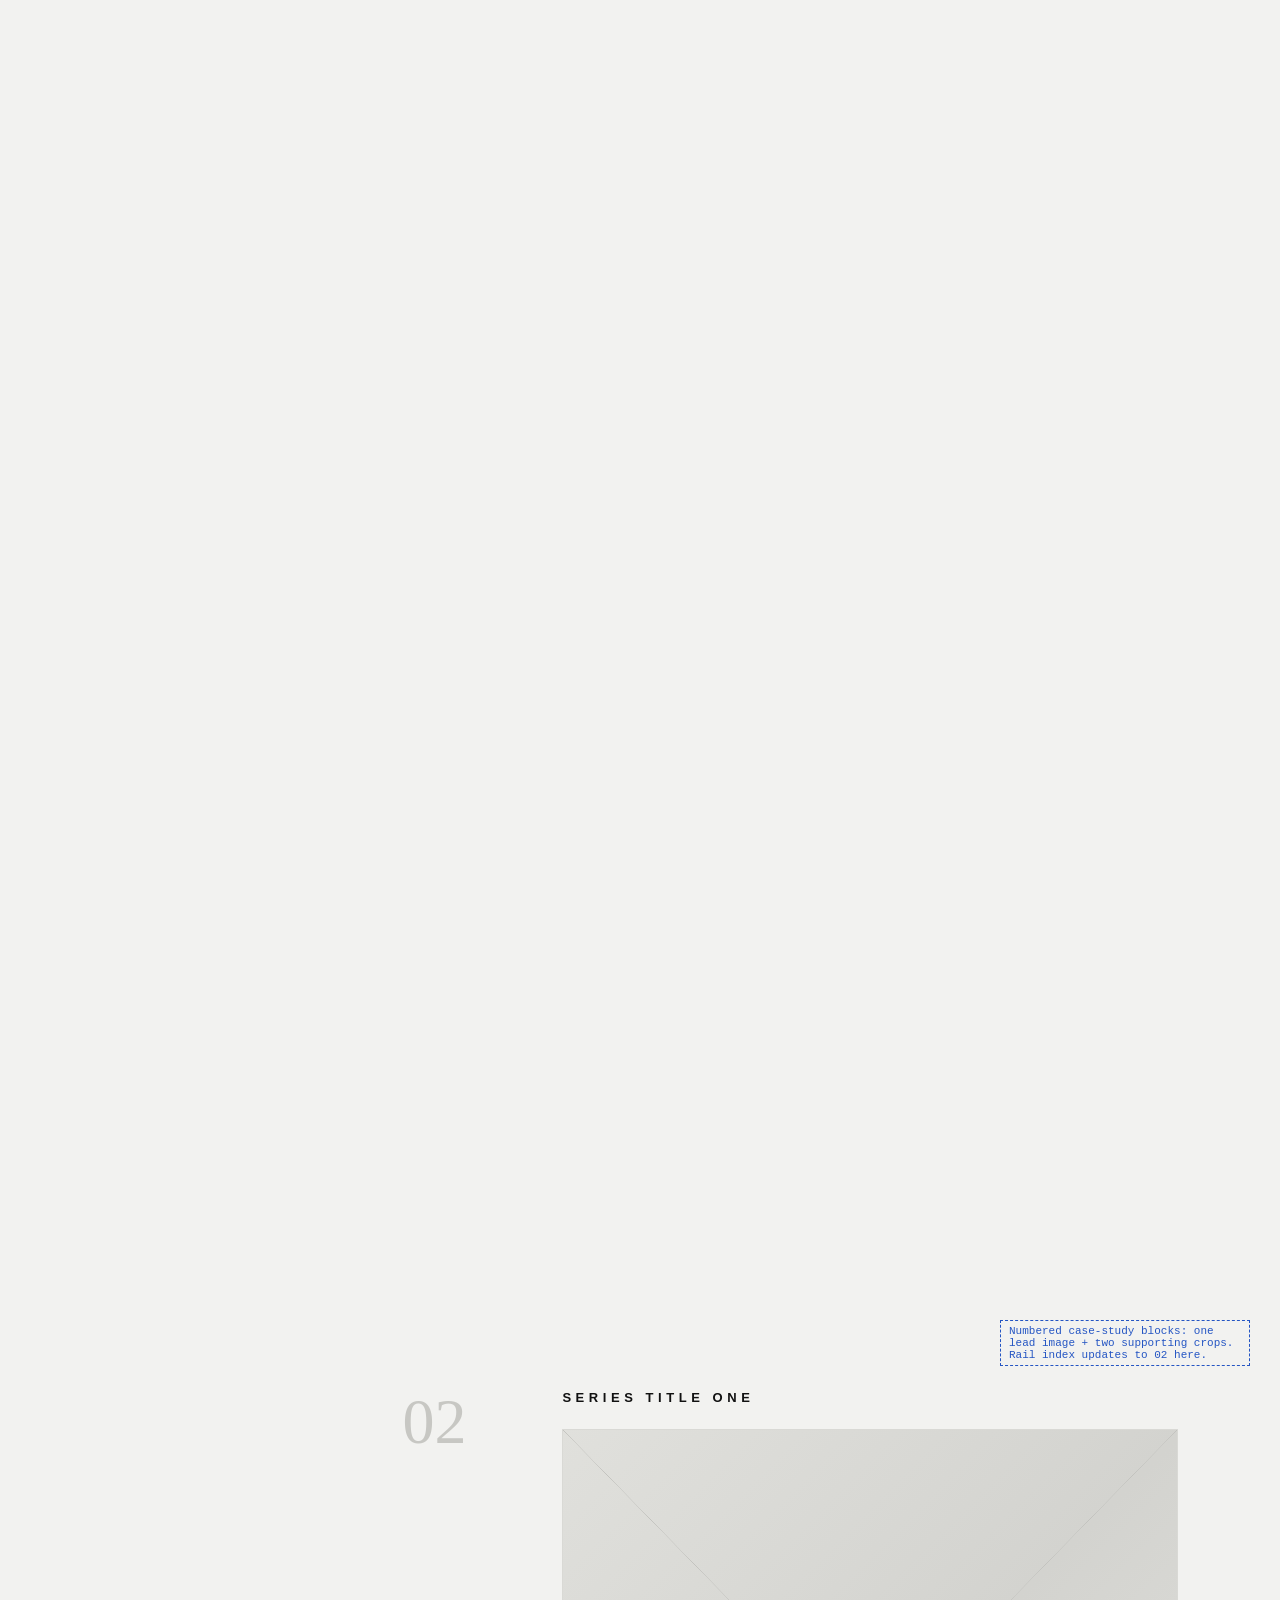
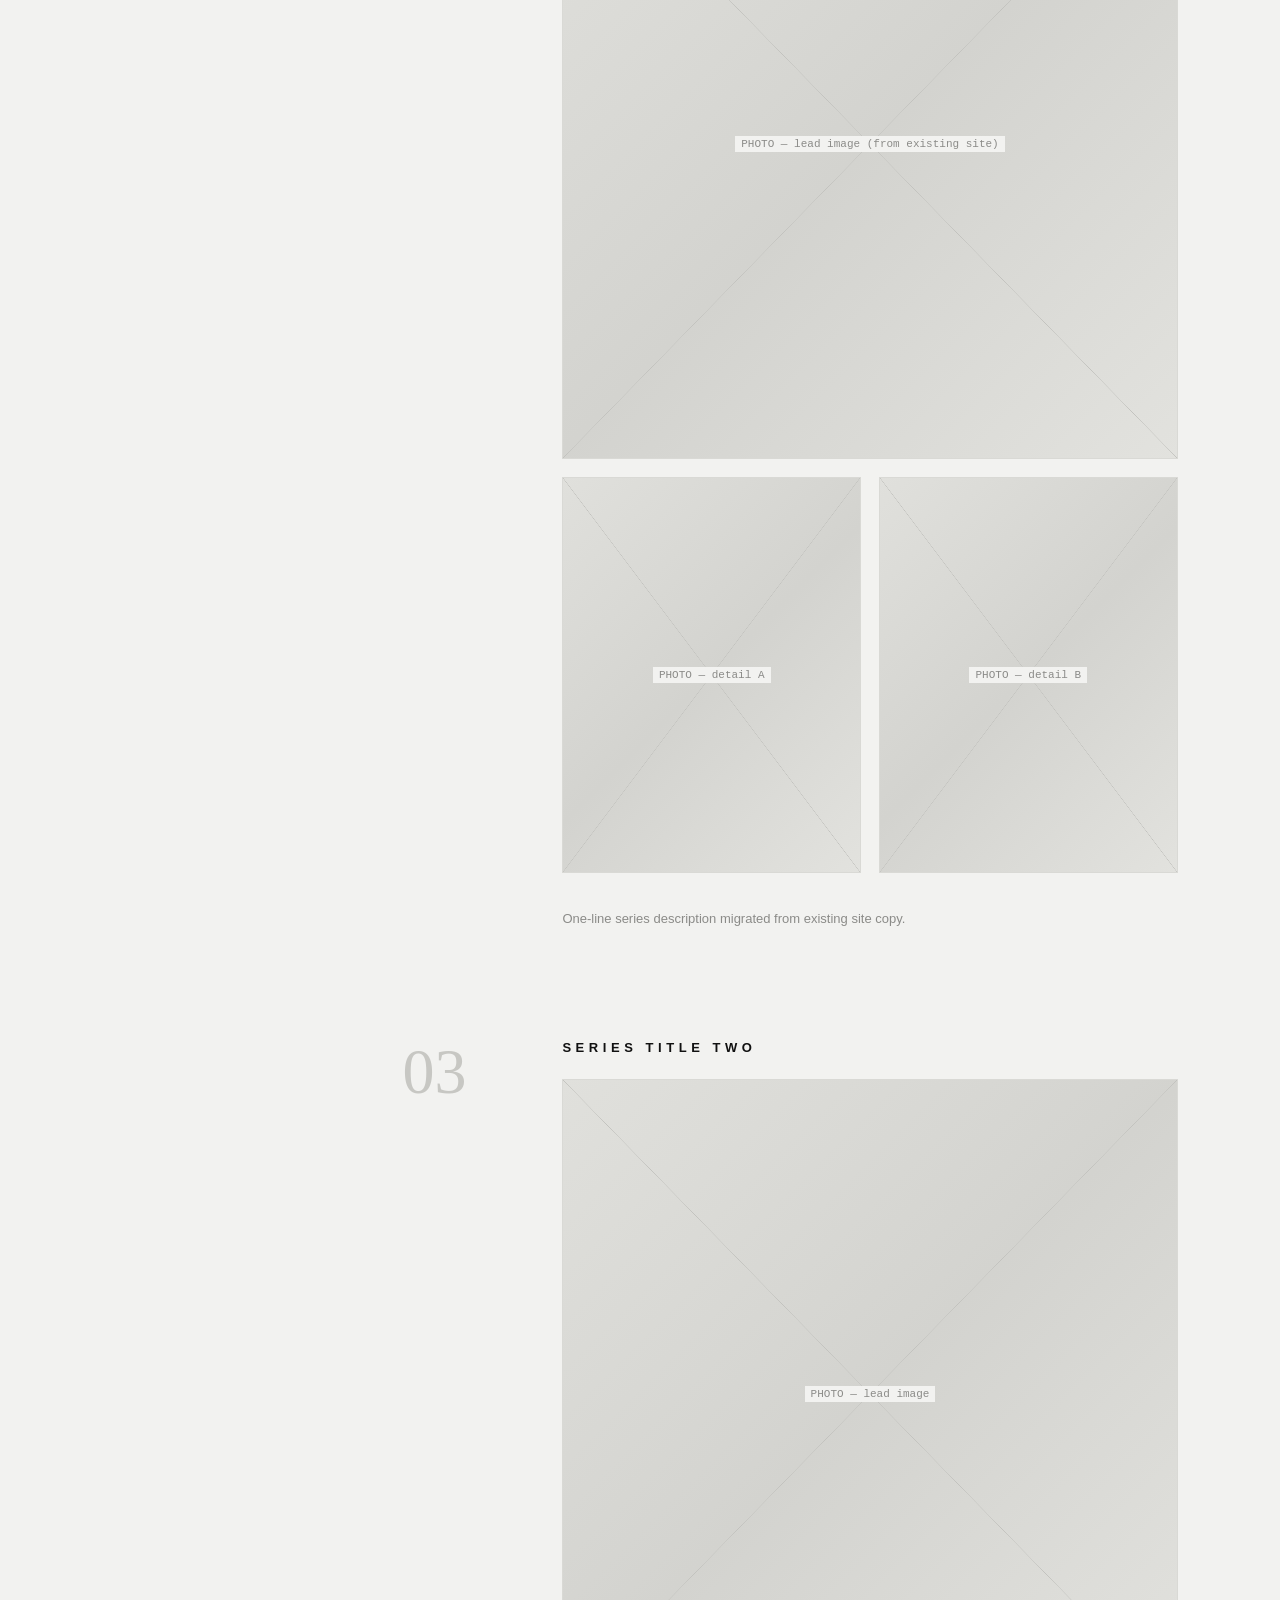
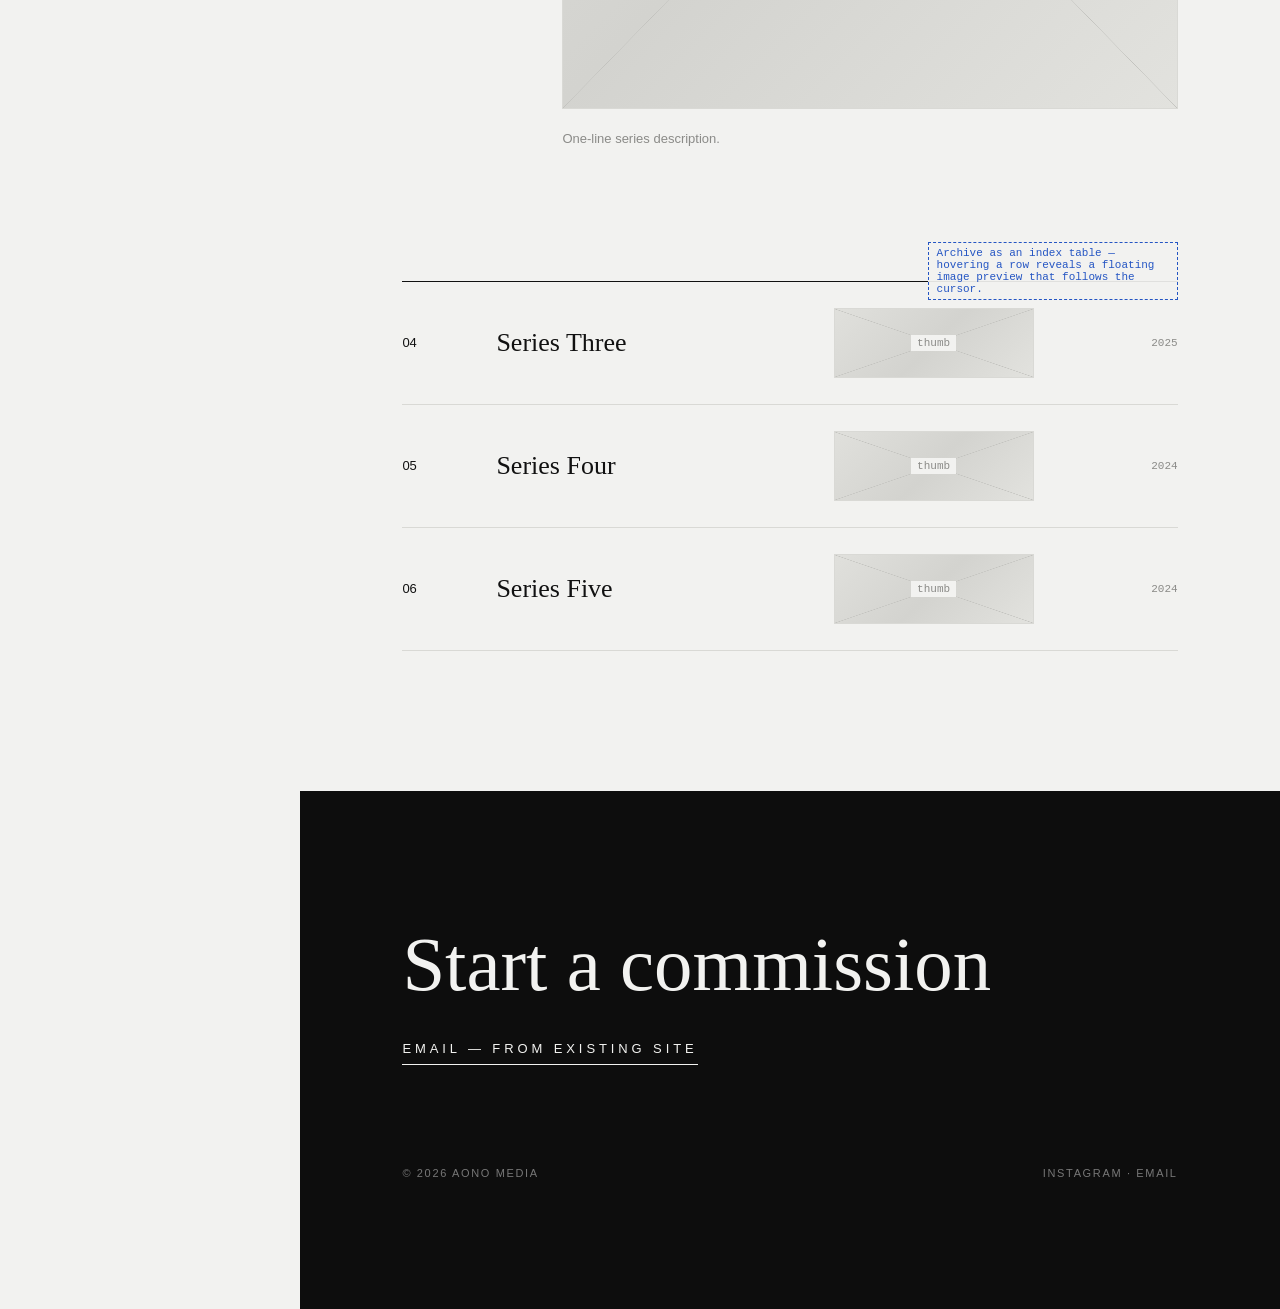
<file: sketches/option-c-monolith.html>
<!DOCTYPE html>
<html lang="en">
<head>
<meta charset="UTF-8">
<meta name="viewport" content="width=device-width, initial-scale=1.0">
<title>Option C — Monolith · Lo-fi Sketch</title>
<style>
  :root {
    --bg: #f2f2f0;
    --panel: #0d0d0d;
    --ink: #111;
    --paper: #f2f2f0;
    --dim: #8b8b88;
    --line: #d9d9d5;
    --note: #2455c3;
    --serif: Georgia, 'Times New Roman', serif;
    --sans: Helvetica, Arial, sans-serif;
    --mono: 'Courier New', monospace;
  }
  * { margin: 0; padding: 0; box-sizing: border-box; }
  body { background: var(--bg); color: var(--ink); font-family: var(--sans); }

  .note {
    position: absolute; z-index: 30;
    font-family: var(--mono); font-size: 11px;
    color: var(--note); border: 1px dashed var(--note);
    padding: 4px 8px; background: rgba(242,242,240,.92); max-width: 250px;
  }
  .note.on-dark { background: rgba(13,13,13,.85); }

  .ph {
    background: linear-gradient(135deg, #e0e0dc 0%, #d3d3cf 50%, #e2e2de 100%);
    border: 1px solid var(--line);
    position: relative; display: flex; align-items: center; justify-content: center;
  }
  .ph::before {
    content: ''; position: absolute; inset: 0;
    background:
      linear-gradient(to top right, transparent calc(50% - .5px), #c2c2be 50%, transparent calc(50% + .5px)),
      linear-gradient(to top left,  transparent calc(50% - .5px), #c2c2be 50%, transparent calc(50% + .5px));
  }
  .ph span { font-family: var(--mono); font-size: 11px; color: var(--dim); z-index: 2; background: var(--bg); padding: 2px 6px; }

  /* ------- fixed left rail ------- */
  .rail {
    position: fixed; top: 0; left: 0; bottom: 0; width: 300px; z-index: 10;
    background: var(--panel); color: var(--paper);
    display: flex; flex-direction: column; justify-content: space-between;
    padding: 36px 32px; border-right: 1px solid #000;
  }
  .logo-box {
    width: 150px; height: 40px; border: 1px dashed #666;
    display: flex; align-items: center; justify-content: center;
    font-family: var(--mono); font-size: 10px; color: #888;
  }
  .rail nav ul { list-style: none; display: flex; flex-direction: column; gap: 18px; }
  .rail nav a { color: var(--paper); text-decoration: none; font-size: 12px; letter-spacing: .3em; text-transform: uppercase; }
  .rail nav a.active { border-bottom: 1px solid var(--paper); padding-bottom: 4px; }
  #rail-index { font-family: var(--serif); font-size: 120px; line-height: 1; color: #2e2e2e; }
  .rail .meta { font-family: var(--mono); font-size: 10px; color: #777; line-height: 1.9; }

  /* ------- scrolling right column ------- */
  main { margin-left: 300px; position: relative; }

  /* hero */
  #hero-track { height: 320vh; position: relative; }
  #hero-stage {
    position: sticky; top: 0; height: 100vh; background: #161616; color: var(--paper);
    display: flex; align-items: center; justify-content: center; overflow: hidden;
  }
  #hero-stage .video-ph {
    position: absolute; inset: 0; display: flex; flex-direction: column; gap: 12px;
    align-items: center; justify-content: center;
    font-family: var(--mono); font-size: 12px; color: #7c7c78; text-align: center;
    background: radial-gradient(ellipse at 60% 40%, #242424 0%, #161616 65%);
    border: 1px dashed #444; margin: 0;
  }
  #scrub-bar { width: 300px; height: 2px; background: #3a3a3a; }
  #scrub-fill { width: 0%; height: 100%; background: var(--paper); }
  #hero-type {
    position: relative; z-index: 2; text-align: left; padding: 0 8vw; width: 100%;
    mix-blend-mode: difference;
  }
  #hero-type .line1 { font-size: 12px; letter-spacing: .5em; text-transform: uppercase; color: #aaa; margin-bottom: 20px; }
  #hero-type .line2 { font-family: var(--serif); font-size: clamp(44px, 8vw, 110px); font-weight: 400; line-height: 1.02; }
  #hero-type .line2 em { font-style: italic; }

  /* numbered projects */
  .project { display: grid; grid-template-columns: 120px 1fr; gap: 40px; padding: 110px 8vw 0; position: relative; }
  .project .num { font-family: var(--serif); font-size: 64px; color: #c7c7c3; line-height: 1; }
  .project h2 { font-size: 13px; letter-spacing: .35em; text-transform: uppercase; margin-bottom: 24px; }
  .project .ph { height: 70vh; margin-bottom: 18px; }
  .project .row { display: grid; grid-template-columns: 1fr 1fr; gap: 18px; }
  .project .row .ph { height: 44vh; }
  .project p { color: var(--dim); font-size: 13px; line-height: 1.8; max-width: 52ch; margin-top: 16px; }

  /* index-style gallery list */
  .index-list { margin: 130px 8vw 0; border-top: 1px solid var(--ink); position: relative; }
  .index-list .row {
    display: grid; grid-template-columns: 70px 1fr 200px 120px; gap: 24px; align-items: center;
    padding: 26px 0; border-bottom: 1px solid var(--line); font-size: 13px;
  }
  .index-list .row .t { font-family: var(--serif); font-size: 26px; }
  .index-list .row .thumb { height: 70px; }
  .index-list .row .y { color: var(--dim); font-family: var(--mono); font-size: 11px; text-align: right; }

  /* contact panel */
  .contact { background: var(--panel); color: var(--paper); margin-top: 140px; padding: 130px 8vw; position: relative; }
  .contact h2 { font-family: var(--serif); font-size: clamp(40px, 6vw, 90px); font-weight: 400; margin-bottom: 30px; }
  .contact a { color: var(--paper); text-decoration: none; font-size: 13px; letter-spacing: .3em; text-transform: uppercase; border-bottom: 1px solid var(--paper); padding-bottom: 8px; }
  .contact .foot { display: flex; justify-content: space-between; margin-top: 110px; font-size: 11px; color: #777; letter-spacing: .15em; text-transform: uppercase; }
</style>
</head>
<body>

<!-- FIXED LEFT RAIL -->
<aside class="rail">
  <div>
    <div class="logo-box">LOGO.SVG (light)</div>
  </div>
  <nav>
    <ul>
      <li><a href="#" class="active">Index</a></li>
      <li><a href="#">Work</a></li>
      <li><a href="#">About</a></li>
      <li><a href="#">Contact</a></li>
    </ul>
  </nav>
  <div id="rail-index">01</div>
  <div class="meta">
    HIDEKI AONO<br>
    PHOTOGRAPHER<br>
    AVAILABLE FOR COMMISSIONS
  </div>
  <div class="note on-dark" style="bottom: 150px; left: 20px;">Fixed rail: logo, nav, big section index that updates as the right column scrolls. Collapses to a top bar on mobile.</div>
</aside>

<main>
  <!-- HERO -->
  <div id="hero-track">
    <div id="hero-stage">
      <div class="video-ph">
        <div style="margin-top: 52vh;">[ CAMERA_HERO.MP4 — full-panel background, scrubbed by scroll ]</div>
        <div id="frame-counter">FRAME 000 / 240</div>
        <div id="scrub-bar"><div id="scrub-fill"></div></div>
      </div>
      <div id="hero-type">
        <div class="line1">Aono Media — Portfolio 2026</div>
        <div class="line2">Precision in <em>light</em>,<br>patience in frame.</div>
      </div>
      <div class="note on-dark" style="top: 30px; right: 30px;">HERO — video runs behind oversized typography (difference blend). Scroll scrubs playback; type tracks apart and exits upward on the final third.</div>
    </div>
  </div>

  <!-- PROJECTS -->
  <section class="project">
    <div class="note" style="top: 40px; right: 30px;">Numbered case-study blocks: one lead image + two supporting crops. Rail index updates to 02 here.</div>
    <div class="num">02</div>
    <div>
      <h2>Series Title One</h2>
      <div class="ph"><span>PHOTO — lead image (from existing site)</span></div>
      <div class="row">
        <div class="ph"><span>PHOTO — detail A</span></div>
        <div class="ph"><span>PHOTO — detail B</span></div>
      </div>
      <p>One-line series description migrated from existing site copy.</p>
    </div>
  </section>

  <section class="project">
    <div class="num">03</div>
    <div>
      <h2>Series Title Two</h2>
      <div class="ph"><span>PHOTO — lead image</span></div>
      <p>One-line series description.</p>
    </div>
  </section>

  <!-- INDEX LIST -->
  <div class="index-list">
    <div class="note" style="top: -40px; right: 0;">Archive as an index table — hovering a row reveals a floating image preview that follows the cursor.</div>
    <div class="row"><div>04</div><div class="t">Series Three</div><div class="ph thumb"><span>thumb</span></div><div class="y">2025</div></div>
    <div class="row"><div>05</div><div class="t">Series Four</div><div class="ph thumb"><span>thumb</span></div><div class="y">2024</div></div>
    <div class="row"><div>06</div><div class="t">Series Five</div><div class="ph thumb"><span>thumb</span></div><div class="y">2024</div></div>
  </div>

  <!-- CONTACT -->
  <section class="contact">
    <h2>Start a commission</h2>
    <a href="#">Email — from existing site</a>
    <div class="foot">
      <div>© 2026 Aono Media</div>
      <div>Instagram · Email</div>
    </div>
  </section>
</main>

<script>
  const track = document.getElementById('hero-track');
  const fill = document.getElementById('scrub-fill');
  const counter = document.getElementById('frame-counter');
  const type = document.getElementById('hero-type');
  const railIndex = document.getElementById('rail-index');
  const projects = document.querySelectorAll('.project, .index-list, .contact');

  addEventListener('scroll', () => {
    const total = track.offsetHeight - innerHeight;
    const p = Math.min(1, Math.max(0, -track.getBoundingClientRect().top / total));
    fill.style.width = (p * 100) + '%';
    counter.textContent = 'FRAME ' + String(Math.round(p * 240)).padStart(3, '0') + ' / 240';
    type.style.transform = 'translateY(' + (p > 0.66 ? -(p - 0.66) * 300 : 0) + 'vh)';
    type.style.letterSpacing = (p * 0.04) + 'em';

    // rail index tracks the section nearest the viewport top
    let idx = 1;
    projects.forEach((el, i) => { if (el.getBoundingClientRect().top < innerHeight * 0.5) idx = i + 2; });
    railIndex.textContent = String(Math.min(idx, 7)).padStart(2, '0');
  }, { passive: true });
</script>
</body>
</html>
</file>
